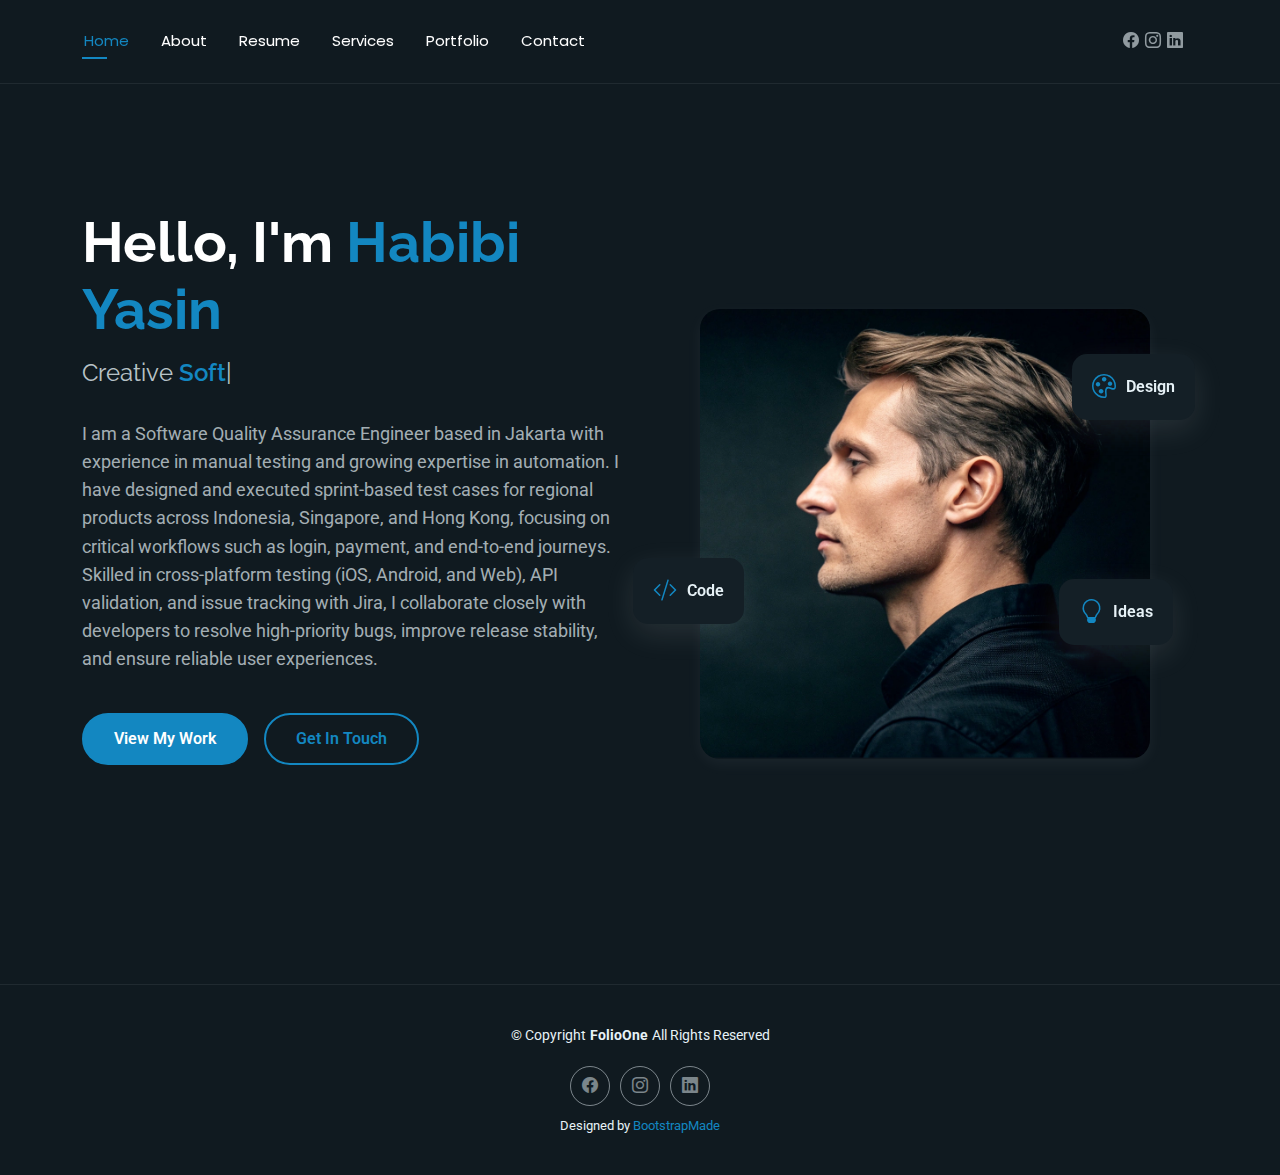
<file: index.html>
<!DOCTYPE html>
<html data-bs-theme="light" lang="en">

<head>
    <meta charset="utf-8">
    <meta name="viewport" content="width=device-width, initial-scale=1.0, shrink-to-fit=no">
    <title>Index CV - Habibi Yasin</title>
    <meta name="keywords" content="">
    <meta name="description" content="Explore the portfolio of Habibi Yasin, a QA Engineer and Game Tester focused on delivering high-quality, bug-free, and engaging player experiences.">
    <link rel="stylesheet" href="assets/bootstrap/css/bootstrap.min.css">
    <link rel="stylesheet" href="https://fonts.googleapis.com/css2?family=Roboto:ital,wght@0,100;0,300;0,400;0,500;0,700;0,900;1,100;1,300;1,400;1,500;1,700;1,900&amp;family=Poppins:ital,wght@0,100;0,200;0,300;0,400;0,500;0,600;0,700;0,800;0,900;1,100;1,200;1,300;1,400;1,500;1,600;1,700;1,800;1,900&amp;family=Raleway:ital,wght@0,100;0,200;0,300;0,400;0,500;0,600;0,700;0,800;0,900;1,100;1,200;1,300;1,400;1,500;1,600;1,700;1,800;1,900&amp;display=swap">
    <link rel="stylesheet" href="assets/css/bootstrap-icons.css">
    <link rel="stylesheet" href="assets/css/swiper-icons.css">
    <link rel="stylesheet" href="assets/css/aos.min.css">
    <link rel="stylesheet" href="assets/css/vendor/bootstrap/css/bootstrap.min.css">
    <link rel="stylesheet" href="assets/css/vendor/bootstrap-icons/bootstrap-icons.css">
    <link rel="stylesheet" href="assets/css/vendor/glightbox/css/glightbox.min.css">
    <link rel="stylesheet" href="assets/css/vendor/swiper/swiper-bundle.min.css">
    <link rel="stylesheet" href="assets/css/vendor/aos/aos.css">
    <link rel="stylesheet" href="assets/css/css/main.css">
</head>

<body class="index-page">
    <header class="d-flex align-items-center header light-background sticky-top" id="header">
        <div class="container position-relative d-flex justify-content-between align-items-center">
            <nav id="navmenu" class="navmenu">
                <ul>
                    <li><a href="index.html" class="active">Home</a></li>
                    <li><a href="about.html">About</a></li>
                    <li><a href="resume.html">Resume</a></li>
                    <li><a href="services.html">Services</a></li>
                    <li><a href="portfolio.html">Portfolio</a></li>
                    <li><a href="contact.html">Contact</a></li>
                </ul><i class="d-xl-none mobile-nav-toggle bi bi-list"></i>
            </nav><div class="header-social-links"><a class="twitter" href="#"></a><a class="facebook" href="https://www.facebook.com/habibi.yasin32/" target="_blank" rel="noopener norferrer"><i class="bi bi-facebook"></i></a><a class="instagram" href="https://www.instagram.com/bibiasin/" target="_blank" rel="noopener noreferrer"><i class="bi bi-instagram"></i></a><a class="linkedin" href="https://www.linkedin.com/in/habibi-yasin-521163173/" target="_blank" rel="noopener noreferrer"><i class="bi bi-linkedin"></i></a></div>
        </div>
    </header>
    <main class="main">
        <section id="hero" class="hero section">
            <div class="container" data-aos="fade-up" data-aos-delay="100">
                <div class="row gy-4 align-items-center">
                    <div class="col-lg-6 order-2 order-lg-1">
                        <div class="hero-content">
                            <h1 data-aos="fade-up" data-aos-delay="200">Hello, I'm <span class="highlight">Habibi Yasin</span></h1>
                            <h2 data-aos="fade-up" data-aos-delay="300">Creative <span class="typed" data-typed-items="Software QA Engineer, Game Tester, Apps Tester, Project Manager"></span></h2>
                            <p data-aos="fade-up" data-aos-delay="400">I am a Software Quality Assurance Engineer based in Jakarta with experience in manual testing and growing expertise in automation. I have designed and executed sprint-based test cases for regional products across Indonesia, Singapore, and Hong Kong, focusing on critical workflows such as login, payment, and end-to-end journeys. Skilled in cross-platform testing (iOS, Android, and Web), API validation, and issue tracking with Jira, I collaborate closely with developers to resolve high-priority bugs, improve release stability, and ensure reliable user experiences.</p>
                            <div data-aos="fade-up" data-aos-delay="500" class="hero-actions"><a class="btn btn-primary" role="button" href="portfolio.html">View My Work</a><a class="btn btn-outline" role="button" href="contact.html">Get In Touch</a></div>
                            <div data-aos="fade-up" data-aos-delay="600" class="social-links"><a href="#"><i class="bi bi-twitter"></i></a><a href="#"><i class="bi bi-linkedin"></i></a><a href="#"><i class="bi bi-github"></i></a><a href="#"><i class="bi bi-dribbble"></i></a></div>
                        </div>
                    </div>
                    <div class="col-lg-6 order-1 order-lg-2">
                        <div data-aos="zoom-in" data-aos-delay="300" class="hero-image">
                            <div class="image-wrapper"><img class="img-fluid" src="assets/img/profile/profile-square-11.webp" alt="Sarah Mitchell">
                                <div class="floating-elements">
                                    <div data-aos="fade-left" data-aos-delay="700" class="floating-card design"><i class="bi bi-palette"></i><span>Design</span></div>
                                    <div data-aos="fade-right" data-aos-delay="800" class="floating-card code"><i class="bi bi-code-slash"></i><span>Code</span></div>
                                    <div data-aos="fade-up" data-aos-delay="900" class="floating-card creativity"><i class="bi bi-lightbulb"></i><span>Ideas</span></div>
                                </div>
                            </div>
                        </div>
                    </div>
                </div>
            </div>
        </section>
    </main>
    <footer id="footer" class="footer">
        <div class="container">
            <div class="text-center copyright">
                <p>© <span>Copyright</span><strong class="px-1 sitename">FolioOne</strong><span>All Rights Reserved<br></span></p>
            </div><div class="d-flex justify-content-center social-links">
  <a class="facebook" href="https://www.facebook.com/habibi.yasin32/" target="_blank" rel="noopener noreferrer">
    <i class="bi bi-facebook"></i>
  </a>
  <a class="instagram" href="https://www.instagram.com/bibiasin/" target="_blank" rel="noopener noreferrer">
    <i class="bi bi-instagram"></i>
  </a>
  <a class="linkedin" href="https://www.linkedin.com/in/habibi-yasin-521163173/" target="_blank" rel="noopener noreferrer">
    <i class="bi bi-linkedin"></i>
  </a>
</div>

            <div class="credits"><span> Designed by </span><a href="https://bootstrapmade.com/">BootstrapMade</a></div>
        </div>
    </footer><a class="d-flex justify-content-center align-items-center scroll-top" href="#" id="scroll-top"><i class="bi bi-arrow-up-short"></i></a>
    <script src="assets/bootstrap/js/bootstrap.min.js"></script>
    <script src="assets/js/aos.min.js"></script>
    <script src="assets/js/bs-init.js"></script>
    <script src="assets/js/vendor/bootstrap/js/bootstrap.bundle.min.js"></script>
    <script src="assets/js/vendor/aos/aos.js"></script>
    <script src="assets/js/vendor/typed.js/typed.umd.js"></script>
    <script src="assets/js/vendor/purecounter/purecounter_vanilla.js"></script>
    <script src="assets/js/vendor/waypoints/noframework.waypoints.js"></script>
    <script src="assets/js/vendor/imagesloaded/imagesloaded.pkgd.min.js"></script>
    <script src="assets/js/vendor/isotope-layout/isotope.pkgd.min.js"></script>
    <script src="assets/js/vendor/glightbox/js/glightbox.min.js"></script>
    <script src="assets/js/vendor/swiper/swiper-bundle.min.js"></script>
    <script src="assets/js/vendor/php-email-form/validate.js"></script>
    <script src="assets/js/js/main.js"></script>
</body>

</html>
</file>
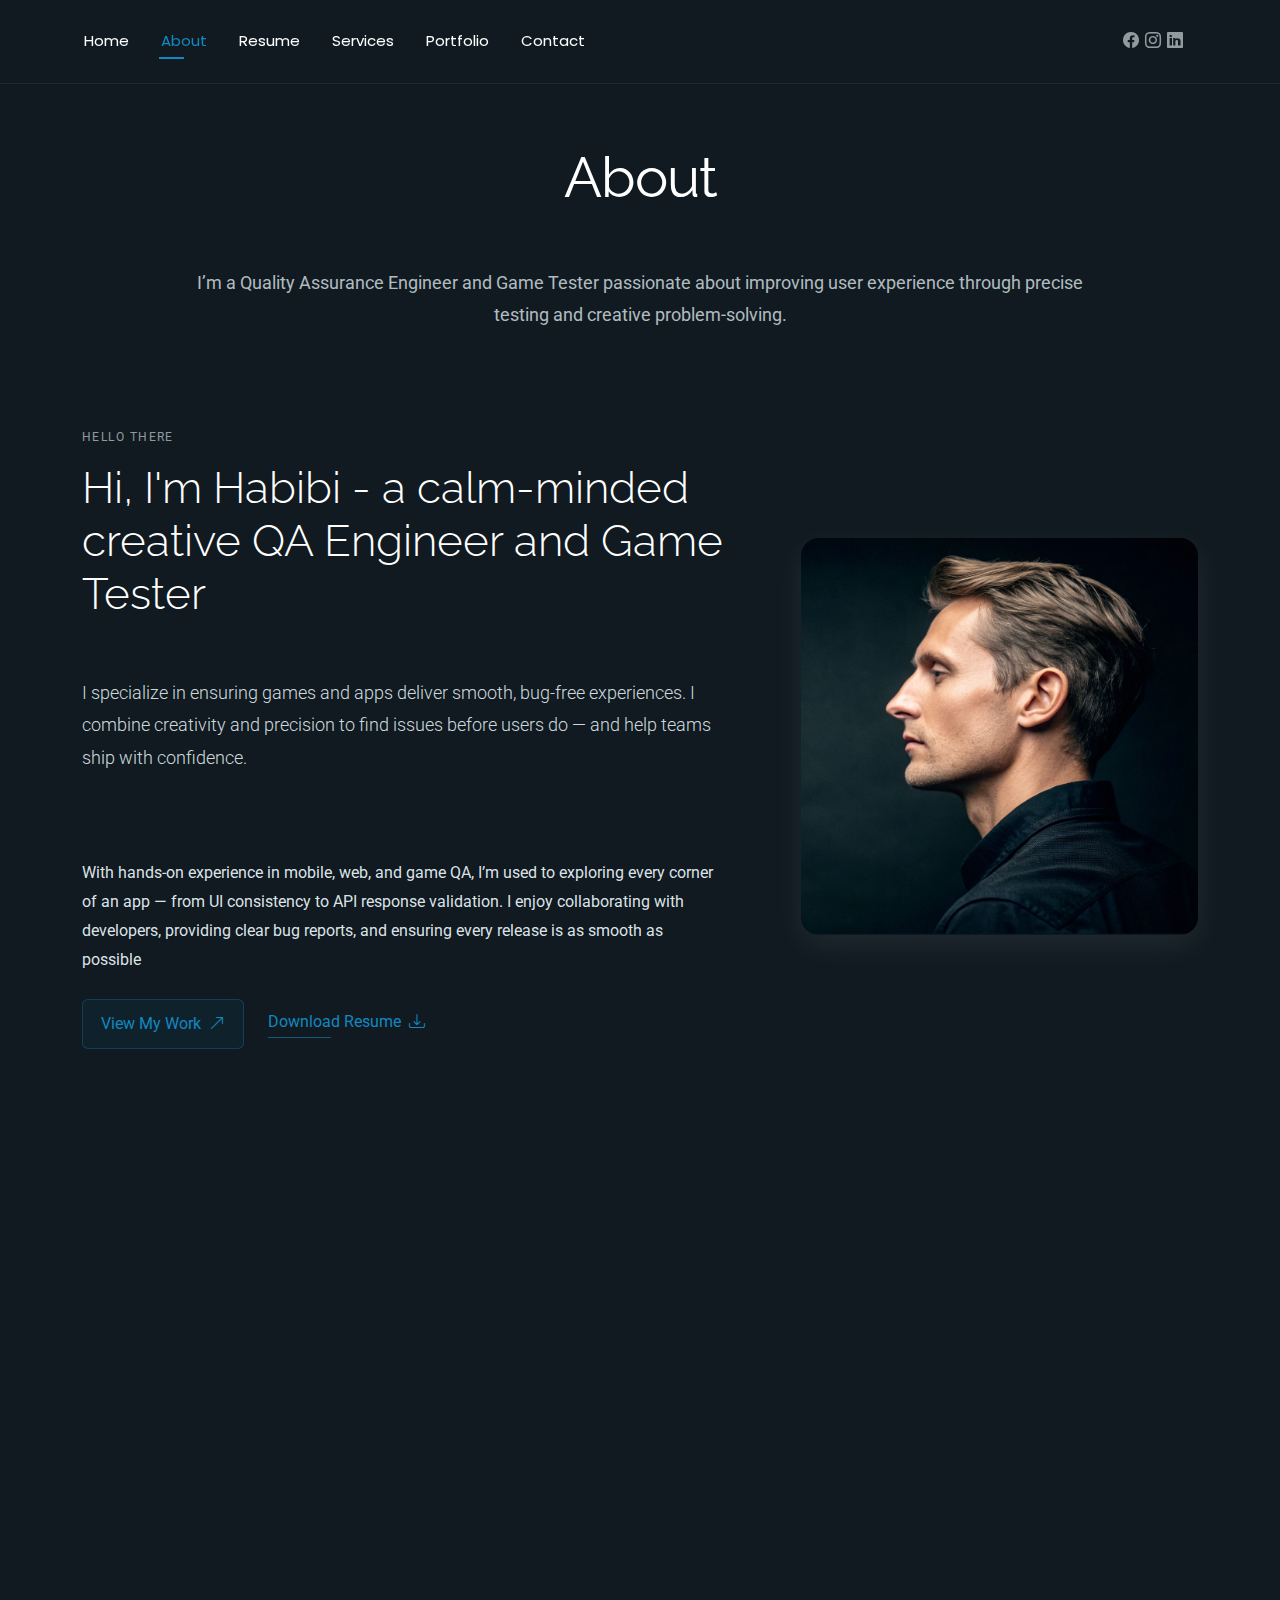
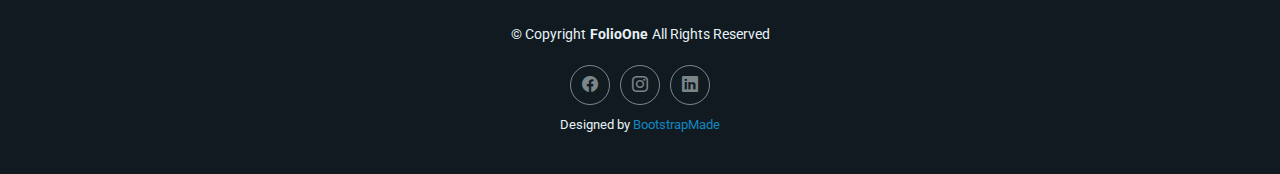
<file: about.html>
<!DOCTYPE html>
<html data-bs-theme="light" lang="en">

<head>
    <meta charset="utf-8">
    <meta name="viewport" content="width=device-width, initial-scale=1.0, shrink-to-fit=no">
    <title>About - Habibi Yasin</title>
    <meta name="keywords" content="">
    <meta name="description" content="Learn more about Habibi Yasin, a calm-minded QA Engineer and Game Tester passionate about quality, precision, and creating meaningful player experiences.">
    <link rel="stylesheet" href="assets/bootstrap/css/bootstrap.min.css">
    <link rel="stylesheet" href="https://fonts.googleapis.com/css2?family=Roboto:ital,wght@0,100;0,300;0,400;0,500;0,700;0,900;1,100;1,300;1,400;1,500;1,700;1,900&amp;family=Poppins:ital,wght@0,100;0,200;0,300;0,400;0,500;0,600;0,700;0,800;0,900;1,100;1,200;1,300;1,400;1,500;1,600;1,700;1,800;1,900&amp;family=Raleway:ital,wght@0,100;0,200;0,300;0,400;0,500;0,600;0,700;0,800;0,900;1,100;1,200;1,300;1,400;1,500;1,600;1,700;1,800;1,900&amp;display=swap">
    <link rel="stylesheet" href="assets/css/bootstrap-icons.css">
    <link rel="stylesheet" href="assets/css/swiper-icons.css">
    <link rel="stylesheet" href="assets/css/aos.min.css">
    <link rel="stylesheet" href="assets/css/vendor/bootstrap/css/bootstrap.min.css">
    <link rel="stylesheet" href="assets/css/vendor/bootstrap-icons/bootstrap-icons.css">
    <link rel="stylesheet" href="assets/css/vendor/glightbox/css/glightbox.min.css">
    <link rel="stylesheet" href="assets/css/vendor/swiper/swiper-bundle.min.css">
    <link rel="stylesheet" href="assets/css/vendor/aos/aos.css">
    <link rel="stylesheet" href="assets/css/css/main.css">
</head>

<body class="about-page">
    <header class="d-flex align-items-center header light-background sticky-top" id="header">
        <div class="container position-relative d-flex justify-content-between align-items-center">
            <nav id="navmenu" class="navmenu">
                <ul>
                    <li><a href="index.html">Home</a></li>
                    <li><a href="about.html" class="active">About</a></li>
                    <li><a href="resume.html">Resume</a></li>
                    <li><a href="services.html">Services</a></li>
                    <li><a href="portfolio.html">Portfolio</a></li>
                    <li><a href="contact.html">Contact</a></li>
                </ul><i class="d-xl-none mobile-nav-toggle bi bi-list"></i>
            </nav><div class="header-social-links"><a class="twitter" href="#"></a><a class="facebook" href="https://www.facebook.com/habibi.yasin32/" target="_blank" rel="noopener norferrer"><i class="bi bi-facebook"></i></a><a class="instagram" href="https://www.instagram.com/bibiasin/" target="_blank" rel="noopener noreferrer"><i class="bi bi-instagram"></i></a><a class="linkedin" href="https://www.linkedin.com/in/habibi-yasin-521163173/" target="_blank" rel="noopener noreferrer"><i class="bi bi-linkedin"></i></a></div>
        </div>
    </header>
    <main class="main">
        <section id="about" class="about section">
            <div class="container section-title" data-aos="fade-up">
                <h2>About</h2>
                <p><br>I’m a Quality Assurance Engineer and Game Tester passionate about improving user experience through precise testing and creative problem-solving.<br><br></p>
            </div>
            <div class="container" data-aos="fade-up" data-aos-delay="100">
                <div class="row gy-5 justify-content-between align-items-center mb-5">
                    <div class="col-lg-7" data-aos="fade-right" data-aos-delay="150">
                        <div class="intro-content"><span class="eyebrow">Hello there</span>
                            <h2 class="headline">Hi, I'm Habibi - a calm-minded creative QA Engineer and Game Tester</h2>
                            <p class="lead"><br>I specialize in ensuring games and apps deliver smooth, bug-free experiences. I combine creativity and precision to find issues before users do — and help teams ship with confidence.<br><br></p>
                            <p><br>With hands-on experience in mobile, web, and game QA, I’m used to exploring every corner of an app — from UI consistency to API response validation. I enjoy collaborating with developers, providing clear bug reports, and ensuring every release is as smooth as possible</p>
                            <div class="cta-group"><a href="#portfolio" class="btn-ghost"> View My Work <i class="bi bi-arrow-up-right"></i></a><a class="link-underline" href="https://drive.google.com/uc?export=download&amp;id=1r6LpLTbxZ24WPSOe9N9Yftw1xyOOIShZ" target="_blank" rel="noopener noreferrer"> Download Resume <i class="bi bi-download"></i></a></div>
                        </div>
                    </div>
                    <div class="col-lg-5" data-aos="zoom-in" data-aos-delay="250"><figure class="profile-figure text-center text-lg-end">
              <img src="assets/img/profile/profile-square-11.webp" alt="Portrait of Alex" class="img-fluid profile-photo">
            </figure></div>
                </div>
                <div class="mb-5">
                    <div class="row g-4">
                        <div class="col-6 col-md-4 col-lg-3" data-aos="fade-up" data-aos-delay="120">
                            <div class="skill-item"><i class="bi bi-bug"></i>
                                <h3>Software QA Engineer</h3>
                                <p>Ensuring application quality through detailed manual and automated testing — from UI to API.</p>
                            </div>
                        </div>
                        <div class="col-6 col-md-4 col-lg-3" data-aos="fade-up" data-aos-delay="180">
                            <div class="skill-item"><i class="bi bi-controller"></i>
                                <h3>Game Tester</h3>
                                <p>Testing gameplay, finding bugs, and providing structured feedback to improve player experience and balance.</p>
                            </div>
                        </div>
                        <div class="col-6 col-md-4 col-lg-3" data-aos="fade-up" data-aos-delay="240">
                            <div class="skill-item"><i class="bi bi-people"></i>
                                <h3>Project Manager</h3>
                                <p>Coordinating testing schedules, communicating priorities, and keeping releases on track with clear documentation.</p>
                            </div>
                        </div>
                        <div class="col-6 col-md-4 col-lg-3" data-aos="fade-up" data-aos-delay="300">
                            <div class="skill-item"><i class="bi bi-camera-video"></i>
                                <h3>Content Creator</h3>
                                <p>Creating educational and engaging content about QA and game testing</p>
                            </div>
                        </div>
                    </div>
                </div>
                <div class="mb-5">
                    <div class="row g-4">
                        <div class="col-md-6 col-lg-3" data-aos="fade-up" data-aos-delay="120">
                            <article class="timeline-item"><span class="dot"></span><time>2018</time>
                                <h4>Project Manager</h4>
                                <p>Coordinated small project teams and learned to balance timelines, documentation, and communication between QA and developers.</p>
                            </article>
                        </div>
                        <div class="col-md-6 col-lg-3" data-aos="fade-up" data-aos-delay="180">
                            <article class="timeline-item"><span class="dot"></span><time>2020</time>
                                <h4>Game Tester</h4>
                                <p>Tested gameplay mechanics and user experience for indie and mobile games, identifying performance and balance issues across multiple builds.</p>
                            </article>
                        </div>
                        <div class="col-md-6 col-lg-3" data-aos="fade-up" data-aos-delay="240">
                            <article class="timeline-item"><span class="dot"></span><time>2022</time>
                                <h4>Freelance Software QA</h4>
                                <p>Worked with startups and indie studios to perform regression, smoke, and exploratory testing for mobile and web applications.</p>
                            </article>
                        </div>
                        <div class="col-md-6 col-lg-3" data-aos="fade-up" data-aos-delay="300">
                            <article class="timeline-item"><span class="dot"></span><time>2024</time>
                                <h4>Junior Software QA Engineer</h4>
                                <p>Executed manual and API testing while collaborating closely with backend and frontend teams to ensure smooth product releases.</p>
                            </article>
                        </div>
                    </div>
                </div><blockquote class="personal-quote text-center mb-5" data-aos="fade-down" data-aos-delay="200">
          <p>"Quality isn’t about finding bugs — it’s about preventing bad experiences."</p>
        </blockquote>
                <div class="row justify-content-center g-3">
                    <div class="col-6 col-md-3 col-lg-2" data-aos="zoom-in" data-aos-delay="120">
                        <div class="fact-pill"><i class="bi bi-controller"></i><span>Gaming</span></div>
                    </div>
                    <div class="col-6 col-md-3 col-lg-2" data-aos="zoom-in" data-aos-delay="160">
                        <div class="fact-pill"><i class="bi bi-headphones"></i><span>Lo-fi Beats</span></div>
                    </div>
                    <div class="col-6 col-md-3 col-lg-2" data-aos="zoom-in" data-aos-delay="200">
                        <div class="fact-pill"><i class="bi bi-pencil-square"></i><span>Writing</span></div>
                    </div>
                    <div class="col-6 col-md-3 col-lg-2" data-aos="zoom-in" data-aos-delay="240">
                        <div class="fact-pill"><i class="bi bi-stars"></i><span>Anime</span></div>
                    </div>
                </div>
            </div>
        </section>
        <section id="skills" class="skills section">
            <div class="container section-title" data-aos="fade-up">
                <h2>Skills</h2>
                <p><br>“Every skill I’ve built helps me ensure quality, stability, and fun in every project I test — from functionality and user flow to the tiniest visual details that shape great experiences.”<br><br></p>
            </div>
            <div class="container" data-aos="fade-up" data-aos-delay="100">
                <div class="row g-4 skills-animation">
                    <div class="col-md-6 col-lg-3" data-aos="fade-up" data-aos-delay="100">
                        <div class="skill-box">
                            <h3>Manual Testing</h3>
                            <p>Skilled in functional, regression, smoke, and exploratory testing.</p><span class="text-end d-block">90%</span>
                            <div class="progress">
                                <div class="progress-bar" role="progressbar" aria-valuenow="90" aria-valuemin="0" aria-valuemax="100"></div>
                            </div>
                        </div>
                    </div>
                    <div class="col-md-6 col-lg-3" data-aos="fade-up" data-aos-delay="200">
                        <div class="skill-box">
                            <h3>Game Testing</h3>
                            <p>Experienced in Android/iOS testing, gameplay flow, and performance issues.</p><span class="text-end d-block">90%</span>
                            <div class="progress">
                                <div class="progress-bar" role="progressbar" aria-valuenow="95" aria-valuemin="0" aria-valuemax="100"></div>
                            </div>
                        </div>
                    </div>
                    <div class="col-md-6 col-lg-3" data-aos="fade-up" data-aos-delay="300">
                        <div class="skill-box">
                            <h3>Bug Reporting</h3>
                            <p>Clear, concise bug reporting via Jira, Notion, or custom trackers.</p><span class="text-end d-block">80%</span>
                            <div class="progress">
                                <div class="progress-bar" role="progressbar" aria-valuenow="80" aria-valuemin="0" aria-valuemax="100"></div>
                            </div>
                        </div>
                    </div>
                    <div class="col-md-6 col-lg-3" data-aos="fade-up" data-aos-delay="400">
                        <div class="skill-box">
                            <h3>Automation</h3>
                            <p>Familiar with automation setup, selectors, and environment config.</p><span class="text-end d-block">70%</span>
                            <div class="progress">
                                <div class="progress-bar" role="progressbar" aria-valuenow="70" aria-valuemin="0" aria-valuemax="100"></div>
                            </div>
                        </div>
                    </div>
                </div>
            </div>
        </section>
        <section id="testimonials" class="testimonials section">
            <div class="container section-title" data-aos="fade-up">
                <h2>Testimonials</h2>
                <p>“What others say about working with me — their trust and experience reflect the quality I strive for in every project.”</p>
            </div>
            <div class="container" data-aos="fade-up" data-aos-delay="100">
                <div class="swiper init-swiper"><script type="application/json" class="swiper-config">
            {
              "loop": true,
              "speed": 600,
              "autoplay": {
                "delay": 5000
              },
              "slidesPerView": "auto",
              "pagination": {
                "el": ".swiper-pagination",
                "type": "bullets",
                "clickable": true
              }
            }
          </script>
                    <div class="swiper-wrapper">
                        <div class="swiper-slide">
                            <div class="testimonial-item">
                                <div class="row gy-4 justify-content-center">
                                    <div class="col-lg-6">
                                        <div class="testimonial-content">
                                            <p><i class="bi bi-quote quote-icon-left"></i><span>Habibi is one of the best QAs I have ever met. He is a fast learner, able to adapt within just a few days and with minimal guidance. His “learning by doing” approach proves his quality and dedication to his role. Always eager to expand his knowledge beyond QA, he brings critical thinking to evaluate upcoming features, helping engineers improve them before release. Habibi is also someone who ensures issues are clearly communicated and acknowledged, making it easier for the team to understand and address them. Keep up the great work and I hope we will have another chance to rock together again!</span><i class="bi bi-quote quote-icon-right"></i></p>
                                            <h3>Hanifsyah Solehuddin Nazir</h3>
                                            <h4>Software Developer</h4>
                                            <div class="stars"><i class="bi bi-star-fill"></i><i class="bi bi-star-fill"></i><i class="bi bi-star-fill"></i><i class="bi bi-star-fill"></i><i class="bi bi-star-fill"></i></div>
                                        </div>
                                    </div>
                                    <div class="col-lg-2 text-center"><img class="img-fluid testimonial-img" src="assets/img/person/upscalemedia-transformed.webp" alt=""></div>
                                </div>
                            </div>
                        </div>
                        <div class="swiper-slide">
                            <div class="testimonial-item">
                                <div class="row gy-4 justify-content-center">
                                    <div class="col-lg-6">
                                        <div class="testimonial-content">
                                            <p><i class="bi bi-quote quote-icon-left"></i><span>Habibi is a polite person, he knows the essential of communication and always try to make sure all of his team on the same page, he's known with his diligent although he start as junior QA but he adsorb quickly all the requirements to make test case. Truly a great person undercover with a great heart.</span><i class="bi bi-quote quote-icon-right"></i></p>
                                            <h3>Gideon Benz</h3>
                                            <h4>iOS Tech Enthusiastic</h4>
                                            <div class="stars"><i class="bi bi-star-fill"></i><i class="bi bi-star-fill"></i><i class="bi bi-star-fill"></i><i class="bi bi-star-fill"></i><i class="bi bi-star-fill"></i></div>
                                        </div>
                                    </div>
                                    <div class="col-lg-2 text-center"><img class="img-fluid testimonial-img" src="assets/img/person/1754717725892.webp" alt=""></div>
                                </div>
                            </div>
                        </div>
                        <div class="swiper-slide">
                            <div class="testimonial-item">
                                <div class="row gy-4 justify-content-center">
                                    <div class="col-lg-6">
                                        <div class="testimonial-content">
                                            <p><i class="bi bi-quote quote-icon-left"></i><span>Habibi is great QA, quick learner. Able to work without much supervision, very detail and pro active QA. I am amaze on how well the work he's done. Would recommend to work with.</span><i class="bi bi-quote quote-icon-right"></i></p>
                                            <h3>Bagus Eko Saputro</h3>
                                            <h4>Seasoned Software Engineer</h4>
                                            <div class="stars"><i class="bi bi-star-fill"></i><i class="bi bi-star-fill"></i><i class="bi bi-star-fill"></i><i class="bi bi-star-fill"></i><i class="bi bi-star-fill"></i></div>
                                        </div>
                                    </div>
                                    <div class="col-lg-2 text-center"><img class="img-fluid testimonial-img" src="assets/img/person/1585739774349.webp" alt=""></div>
                                </div>
                            </div>
                        </div>
                        <div class="swiper-slide">
                            <div class="testimonial-item">
                                <div class="row gy-4 justify-content-center">
                                    <div class="col-lg-6">
                                        <div class="testimonial-content">
                                            <p><i class="bi bi-quote quote-icon-left"></i><span>Enim nisi quem export duis labore cillum quae magna enim sint quorum nulla quem veniam duis minim tempor labore quem eram duis noster aute amet eram fore quis sint minim.</span><i class="bi bi-quote quote-icon-right"></i></p>
                                            <h3>Jena Karlis</h3>
                                            <h4>Store Owner</h4>
                                            <div class="stars"><i class="bi bi-star-fill"></i><i class="bi bi-star-fill"></i><i class="bi bi-star-fill"></i><i class="bi bi-star-fill"></i><i class="bi bi-star-fill"></i></div>
                                        </div>
                                    </div>
                                    <div class="col-lg-2 text-center"><img class="img-fluid testimonial-img" src="assets/img/person/person-f-12.webp" alt=""></div>
                                </div>
                            </div>
                        </div>
                    </div>
                    <div class="swiper-pagination"></div>
                </div>
            </div>
        </section>
    </main>
    <footer id="footer" class="footer">
        <div class="container">
            <div class="text-center copyright">
                <p>© <span>Copyright</span><strong class="px-1 sitename">FolioOne</strong><span>All Rights Reserved<br></span></p>
            </div><div class="d-flex justify-content-center social-links">
  <a class="facebook" href="https://www.facebook.com/habibi.yasin32/" target="_blank" rel="noopener noreferrer">
    <i class="bi bi-facebook"></i>
  </a>
  <a class="instagram" href="https://www.instagram.com/bibiasin/" target="_blank" rel="noopener noreferrer">
    <i class="bi bi-instagram"></i>
  </a>
  <a class="linkedin" href="https://www.linkedin.com/in/habibi-yasin-521163173/" target="_blank" rel="noopener noreferrer">
    <i class="bi bi-linkedin"></i>
  </a>
</div>

            <div class="credits"><span> Designed by </span><a href="https://bootstrapmade.com/">BootstrapMade</a></div>
        </div>
    </footer><a class="d-flex justify-content-center align-items-center scroll-top" href="#" id="scroll-top"><i class="bi bi-arrow-up-short"></i></a>
    <script src="assets/bootstrap/js/bootstrap.min.js"></script>
    <script src="assets/js/aos.min.js"></script>
    <script src="assets/js/bs-init.js"></script>
    <script src="assets/js/vendor/bootstrap/js/bootstrap.bundle.min.js"></script>
    <script src="assets/js/vendor/aos/aos.js"></script>
    <script src="assets/js/vendor/typed.js/typed.umd.js"></script>
    <script src="assets/js/vendor/purecounter/purecounter_vanilla.js"></script>
    <script src="assets/js/vendor/waypoints/noframework.waypoints.js"></script>
    <script src="assets/js/vendor/imagesloaded/imagesloaded.pkgd.min.js"></script>
    <script src="assets/js/vendor/isotope-layout/isotope.pkgd.min.js"></script>
    <script src="assets/js/vendor/glightbox/js/glightbox.min.js"></script>
    <script src="assets/js/vendor/swiper/swiper-bundle.min.js"></script>
    <script src="assets/js/vendor/php-email-form/validate.js"></script>
    <script src="assets/js/js/main.js"></script>
</body>

</html>
</file>
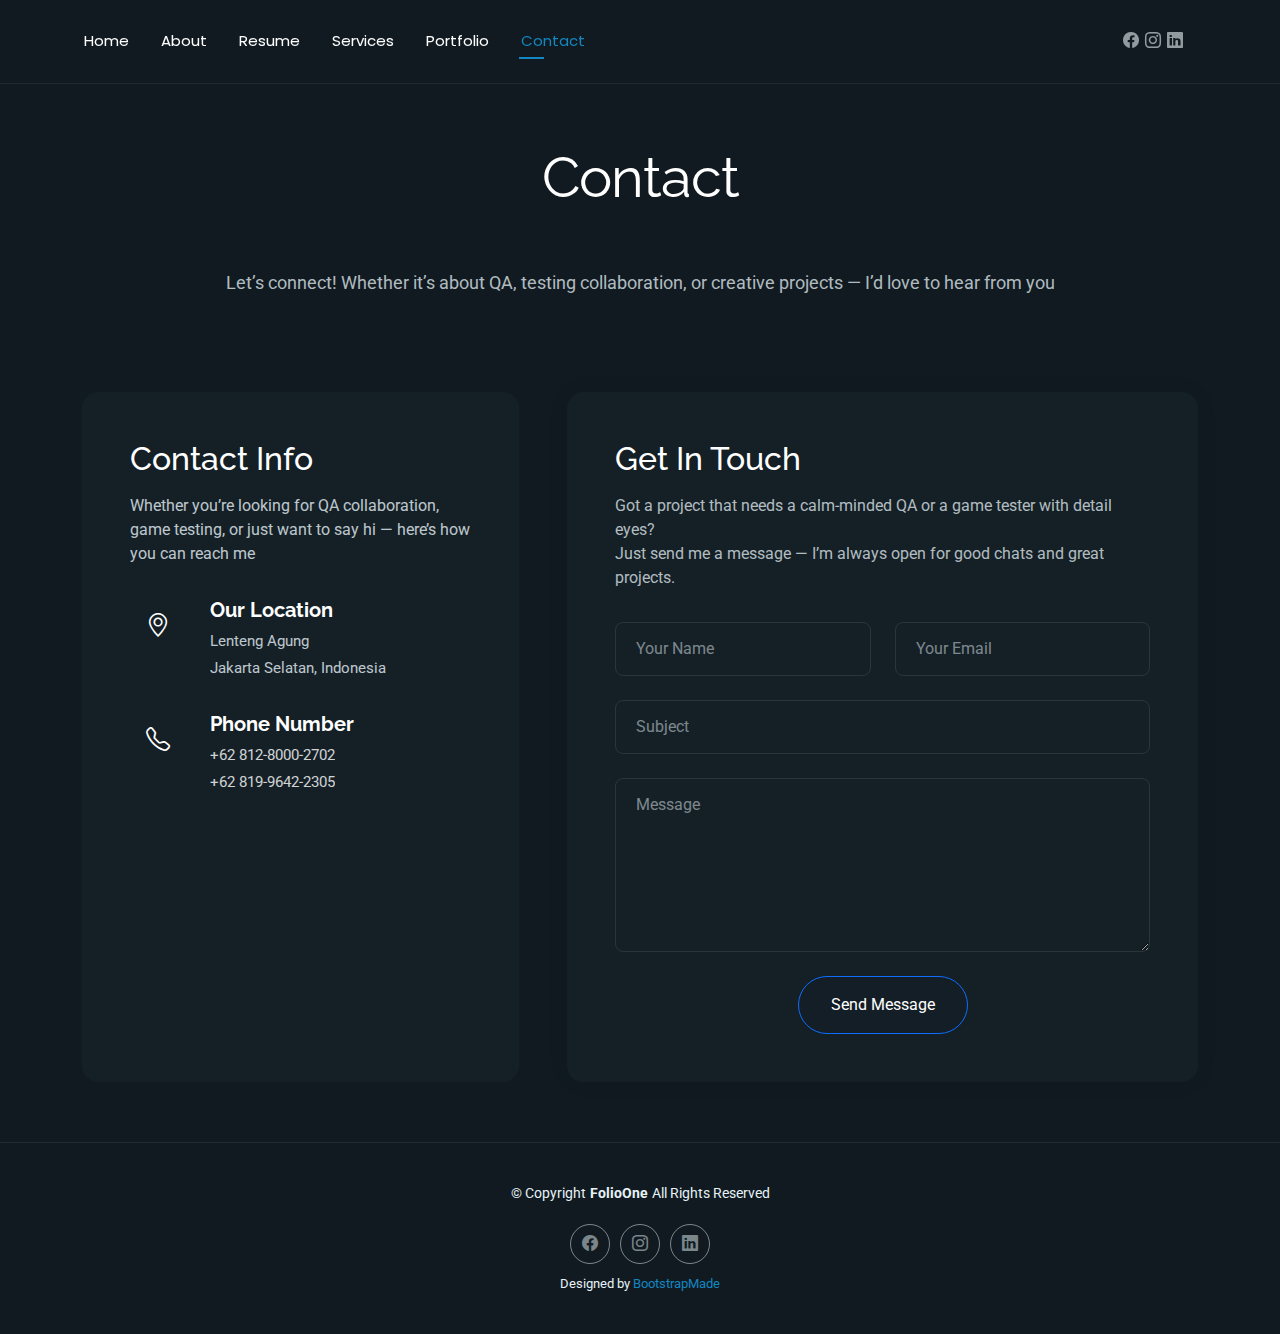
<file: contact.html>
<!DOCTYPE html>
<html data-bs-theme="light" lang="en">

<head>
    <meta charset="utf-8">
    <meta name="viewport" content="width=device-width, initial-scale=1.0, shrink-to-fit=no">
    <title>Contact - Habibi Yasin</title>
    <meta name="keywords" content="">
    <meta name="description" content="Get in touch with Habibi Yasin for QA testing collaborations, freelance projects, or consultation. Open for both game and app quality assurance work.">
    <link rel="stylesheet" href="assets/bootstrap/css/bootstrap.min.css">
    <link rel="stylesheet" href="https://fonts.googleapis.com/css2?family=Roboto:ital,wght@0,100;0,300;0,400;0,500;0,700;0,900;1,100;1,300;1,400;1,500;1,700;1,900&amp;family=Poppins:ital,wght@0,100;0,200;0,300;0,400;0,500;0,600;0,700;0,800;0,900;1,100;1,200;1,300;1,400;1,500;1,600;1,700;1,800;1,900&amp;family=Raleway:ital,wght@0,100;0,200;0,300;0,400;0,500;0,600;0,700;0,800;0,900;1,100;1,200;1,300;1,400;1,500;1,600;1,700;1,800;1,900&amp;display=swap">
    <link rel="stylesheet" href="assets/css/bootstrap-icons.css">
    <link rel="stylesheet" href="assets/css/swiper-icons.css">
    <link rel="stylesheet" href="assets/css/aos.min.css">
    <link rel="stylesheet" href="assets/css/vendor/bootstrap/css/bootstrap.min.css">
    <link rel="stylesheet" href="assets/css/vendor/bootstrap-icons/bootstrap-icons.css">
    <link rel="stylesheet" href="assets/css/vendor/glightbox/css/glightbox.min.css">
    <link rel="stylesheet" href="assets/css/vendor/swiper/swiper-bundle.min.css">
    <link rel="stylesheet" href="assets/css/vendor/aos/aos.css">
    <link rel="stylesheet" href="assets/css/css/main.css">
</head>

<body class="contact-page">
    <header class="d-flex align-items-center header light-background sticky-top" id="header">
        <div class="container position-relative d-flex justify-content-between align-items-center">
            <nav id="navmenu" class="navmenu">
                <ul>
                    <li><a href="index.html">Home</a></li>
                    <li><a href="about.html">About</a></li>
                    <li><a href="resume.html">Resume</a></li>
                    <li><a href="services.html">Services</a></li>
                    <li><a href="portfolio.html">Portfolio</a></li>
                    <li><a href="contact.html" class="active">Contact</a></li>
                </ul><i class="d-xl-none mobile-nav-toggle bi bi-list"></i>
            </nav><div class="header-social-links"><a class="twitter" href="#"></a><a class="facebook" href="https://www.facebook.com/habibi.yasin32/" target="_blank" rel="noopener norferrer"><i class="bi bi-facebook"></i></a><a class="instagram" href="https://www.instagram.com/bibiasin/" target="_blank" rel="noopener noreferrer"><i class="bi bi-instagram"></i></a><a class="linkedin" href="https://www.linkedin.com/in/habibi-yasin-521163173/" target="_blank" rel="noopener noreferrer"><i class="bi bi-linkedin"></i></a></div>
        </div>
    </header>
    <main class="main">
        <section id="contact" class="contact section">
            <div class="container section-title" data-aos="fade-up">
                <h2>Contact</h2>
                <p><br>Let’s connect! Whether it’s about QA, testing collaboration, or creative projects — I’d love to hear from you<br><br></p>
            </div>
            <div class="container" data-aos="fade-up" data-aos-delay="100">
                <div class="row g-4 g-lg-5">
                    <div class="col-lg-5">
                        <div data-aos="fade-up" data-aos-delay="200" class="info-box">
                            <h3>Contact Info</h3>
                            <p>Whether you’re looking for QA collaboration, game testing, or just want to say hi — here’s how you can reach me</p>
                            <div data-aos="fade-up" data-aos-delay="300" class="info-item">
                                <div class="icon-box"><i class="bi bi-geo-alt"></i></div>
                                <div class="content">
                                    <h4>Our Location</h4>
                                    <p>Lenteng Agung</p>
                                    <p>Jakarta Selatan, Indonesia</p>
                                </div>
                            </div>
                            <div data-aos="fade-up" data-aos-delay="400" class="info-item">
                                <div class="icon-box"><i class="bi bi-telephone"></i></div>
                                <div class="content">
                                    <h4>Phone Number</h4><p><a href="https://wa.me/6281280002702" target="_blank">+62 812-8000-2702</a></p><p><a href="https://wa.me/6281996422305" target="_blank">+62 819-9642-2305</a></p>
                                </div>
                            </div>
                            <div data-aos="fade-up" data-aos-delay="500" class="info-item">
                                <div class="icon-box"><i class="bi bi-envelope"></i></div>
                                <div class="content">
                                    <h4>Email Address</h4>
                                    <p>habibiyasin07@gmail.com</p>
                                    <p>contact@habibiyasin.my.id</p>
                                </div>
                            </div>
                        </div>
                    </div>
                    <div class="col-lg-7">
                        <div data-aos="fade-up" data-aos-delay="300" class="contact-form">
                            <h3>Get In Touch</h3>
                            <p>Got a project that needs a calm-minded QA or a game tester with detail eyes?<br>Just send me a message — I’m always open for good chats and great projects.</p><form id="contactForm" action="https://formsubmit.co/habibiyasin07@gmail.com" method="POST">
  <div class="row gy-4">
    <div class="col-md-6">
      <input type="text" name="name" class="form-control" placeholder="Your Name" required>
    </div>
    <div class="col-md-6">
      <input type="email" name="email" class="form-control" placeholder="Your Email" required>
    </div>
    <div class="col-md-12">
      <input type="text" name="subject" class="form-control" placeholder="Subject" required>
    </div>
    <div class="col-md-12">
      <textarea name="message" class="form-control" rows="6" placeholder="Message" required></textarea>
    </div>

    <!-- Hidden fields -->
    <input type="hidden" name="_captcha" value="false">

    <div class="col-md-12 text-center">
      <button type="submit" class="btn btn-primary">Send Message</button>
    </div>
  </div>
</form>

<script>
document.getElementById("contactForm").addEventListener("submit", function(e) {
  e.preventDefault(); // mencegah reload halaman
  const form = e.target;

  fetch(form.action, {
    method: "POST",
    body: new FormData(form)
  })
  .then(() => {
    alert("✅ Message sent successfully! Thank you for reaching out, I’ll get back to you soon.");
    form.reset();
  })
  .catch(() => {
    alert("❌ Oops! Something went wrong. Please try again later.");
  });
});
</script>

                        </div>
                    </div>
                </div>
            </div>
        </section>
    </main>
    <footer id="footer" class="footer">
        <div class="container">
            <div class="text-center copyright">
                <p>© <span>Copyright</span><strong class="px-1 sitename">FolioOne</strong><span>All Rights Reserved<br></span></p>
            </div><div class="d-flex justify-content-center social-links">
  <a class="facebook" href="https://www.facebook.com/habibi.yasin32/" target="_blank" rel="noopener noreferrer">
    <i class="bi bi-facebook"></i>
  </a>
  <a class="instagram" href="https://www.instagram.com/bibiasin/" target="_blank" rel="noopener noreferrer">
    <i class="bi bi-instagram"></i>
  </a>
  <a class="linkedin" href="https://www.linkedin.com/in/habibi-yasin-521163173/" target="_blank" rel="noopener noreferrer">
    <i class="bi bi-linkedin"></i>
  </a>
</div>

            <div class="credits"><span> Designed by </span><a href="https://bootstrapmade.com/">BootstrapMade</a></div>
        </div>
    </footer><a class="d-flex justify-content-center align-items-center scroll-top" href="#" id="scroll-top"><i class="bi bi-arrow-up-short"></i></a>
    <script src="assets/bootstrap/js/bootstrap.min.js"></script>
    <script src="assets/js/aos.min.js"></script>
    <script src="assets/js/bs-init.js"></script>
    <script src="assets/js/vendor/bootstrap/js/bootstrap.bundle.min.js"></script>
    <script src="assets/js/vendor/aos/aos.js"></script>
    <script src="assets/js/vendor/typed.js/typed.umd.js"></script>
    <script src="assets/js/vendor/purecounter/purecounter_vanilla.js"></script>
    <script src="assets/js/vendor/waypoints/noframework.waypoints.js"></script>
    <script src="assets/js/vendor/imagesloaded/imagesloaded.pkgd.min.js"></script>
    <script src="assets/js/vendor/isotope-layout/isotope.pkgd.min.js"></script>
    <script src="assets/js/vendor/glightbox/js/glightbox.min.js"></script>
    <script src="assets/js/vendor/swiper/swiper-bundle.min.js"></script>
    <script src="assets/js/vendor/php-email-form/validate.js"></script>
    <script src="assets/js/js/main.js"></script>
</body>

</html>
</file>
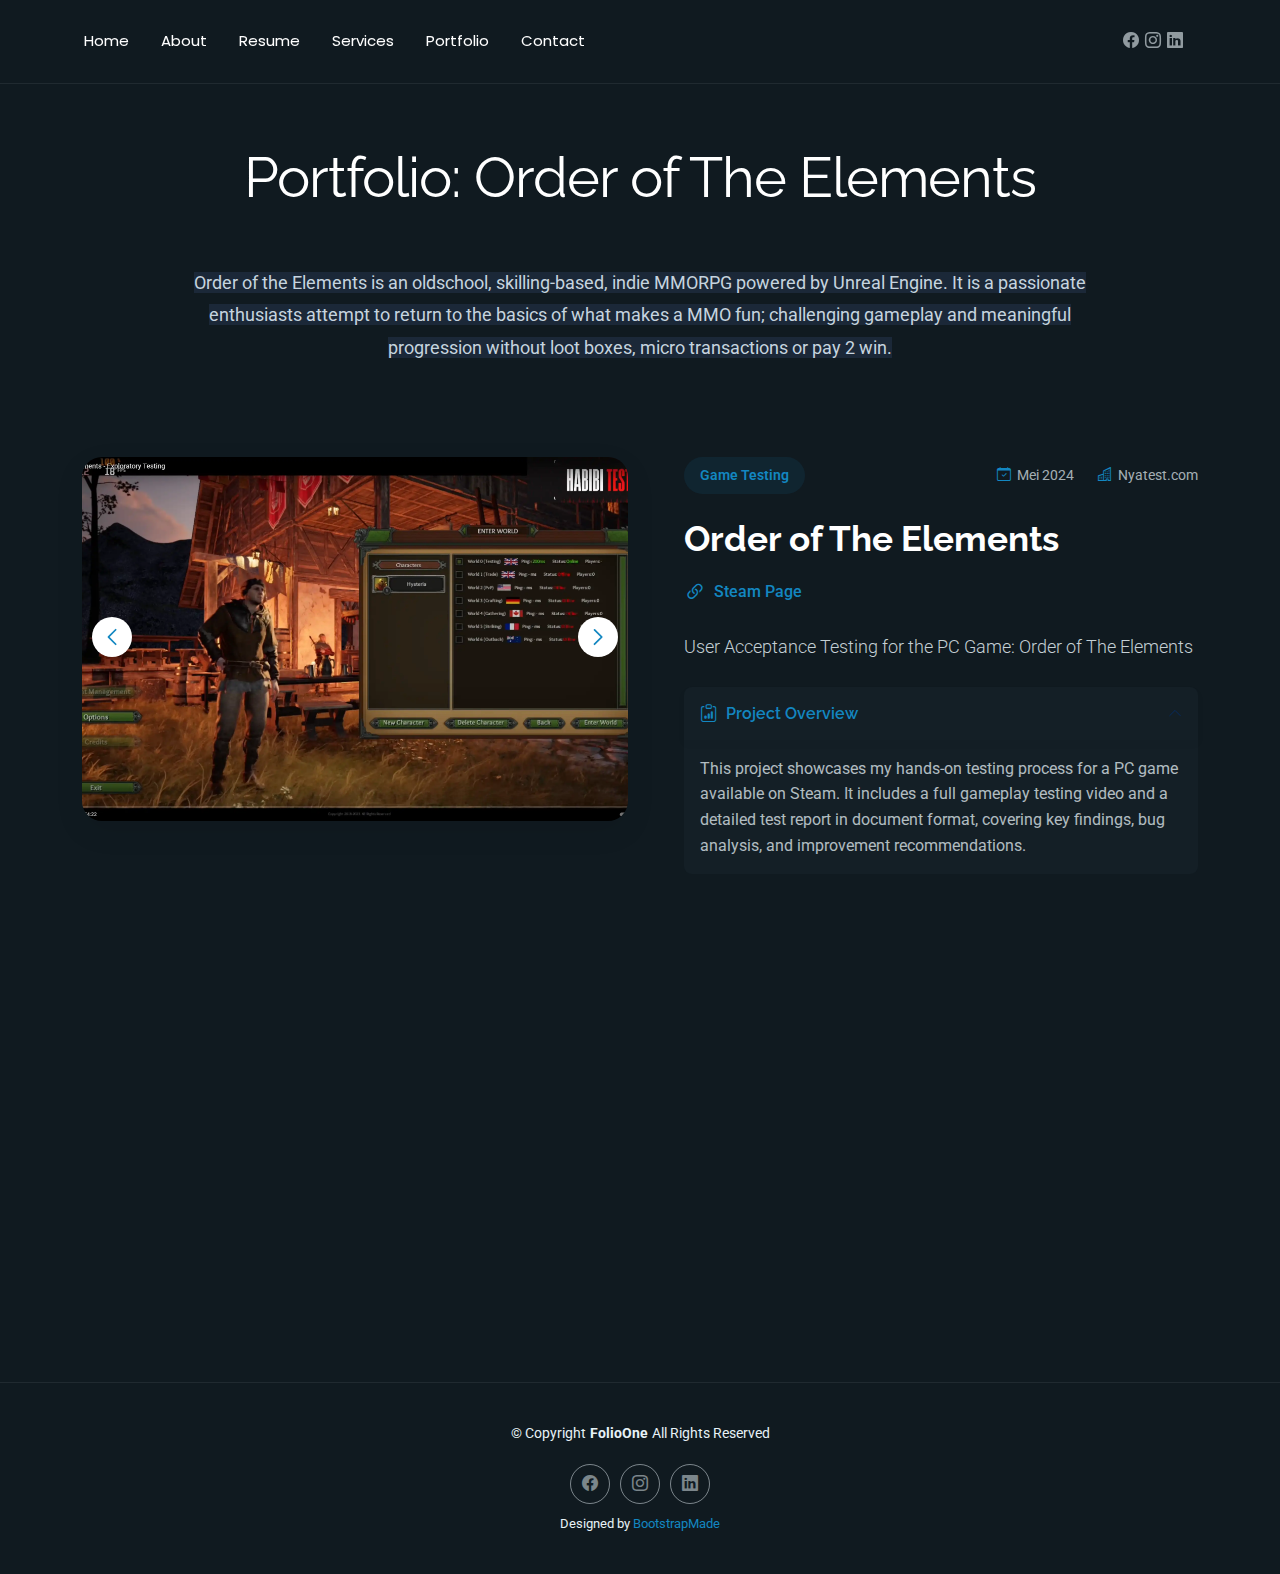
<file: portfolio-details-1.html>
<!DOCTYPE html>
<html data-bs-theme="light" lang="en">

<head>
    <meta charset="utf-8">
    <meta name="viewport" content="width=device-width, initial-scale=1.0, shrink-to-fit=no">
    <title>Habibi Yasin | Portfolio | Order of The Elements</title>
    <meta name="keywords" content="">
    <meta name="description" content="Portfolio of Game Testing">
    <link rel="stylesheet" href="assets/bootstrap/css/bootstrap.min.css">
    <link rel="stylesheet" href="https://fonts.googleapis.com/css2?family=Roboto:ital,wght@0,100;0,300;0,400;0,500;0,700;0,900;1,100;1,300;1,400;1,500;1,700;1,900&amp;family=Poppins:ital,wght@0,100;0,200;0,300;0,400;0,500;0,600;0,700;0,800;0,900;1,100;1,200;1,300;1,400;1,500;1,600;1,700;1,800;1,900&amp;family=Raleway:ital,wght@0,100;0,200;0,300;0,400;0,500;0,600;0,700;0,800;0,900;1,100;1,200;1,300;1,400;1,500;1,600;1,700;1,800;1,900&amp;display=swap">
    <link rel="stylesheet" href="assets/css/bootstrap-icons.css">
    <link rel="stylesheet" href="assets/css/swiper-icons.css">
    <link rel="stylesheet" href="assets/css/aos.min.css">
    <link rel="stylesheet" href="assets/css/vendor/bootstrap/css/bootstrap.min.css">
    <link rel="stylesheet" href="assets/css/vendor/bootstrap-icons/bootstrap-icons.css">
    <link rel="stylesheet" href="assets/css/vendor/glightbox/css/glightbox.min.css">
    <link rel="stylesheet" href="assets/css/vendor/swiper/swiper-bundle.min.css">
    <link rel="stylesheet" href="assets/css/vendor/aos/aos.css">
    <link rel="stylesheet" href="assets/css/css/main.css">
</head>

<body class="portfolio-details-page">
    <header class="d-flex align-items-center header light-background sticky-top" id="header">
        <div class="container position-relative d-flex justify-content-between align-items-center">
            <nav id="navmenu" class="navmenu">
                <ul>
                    <li><a href="index.html">Home</a></li>
                    <li><a href="about.html">About</a></li>
                    <li><a href="resume.html">Resume</a></li>
                    <li><a href="services.html">Services</a></li>
                    <li><a href="portfolio.html">Portfolio</a></li>
                    <li><a href="contact.html">Contact</a></li>
                </ul><i class="d-xl-none mobile-nav-toggle bi bi-list"></i>
            </nav><div class="header-social-links"><a class="twitter" href="#"></a><a class="facebook" href="https://www.facebook.com/habibi.yasin32/" target="_blank" rel="noopener norferrer"><i class="bi bi-facebook"></i></a><a class="instagram" href="https://www.instagram.com/bibiasin/" target="_blank" rel="noopener noreferrer"><i class="bi bi-instagram"></i></a><a class="linkedin" href="https://www.linkedin.com/in/habibi-yasin-521163173/" target="_blank" rel="noopener noreferrer"><i class="bi bi-linkedin"></i></a></div>
        </div>
    </header>
    <main class="main">
        <section id="portfolio-details" class="portfolio-details section">
            <div class="container section-title" data-aos="fade-up">
                <h2>Portfolio: Order of The Elements</h2>
                <p><br><span style="color: rgb(198, 212, 223); background-color: rgb(27, 40, 56);">Order of the Elements is an oldschool, skilling-based, indie MMORPG powered by Unreal Engine. It is a passionate enthusiasts attempt to return to the basics of what makes a MMO fun; challenging gameplay and meaningful progression without loot boxes, micro transactions or pay 2 win.</span><br><br></p>
            </div>
            <div class="container" data-aos="fade-up" data-aos-delay="100">
                <div class="row gy-4">
                    <div class="col-lg-6" data-aos="fade-right">
                        <div class="portfolio-details-media">
                            <div class="main-image">
                                <div data-aos="zoom-in" class="portfolio-details-slider swiper init-swiper"><script type="application/json" class="swiper-config">
                    {
                      "loop": true,
                      "speed": 1000,
                      "autoplay": {
                        "delay": 6000
                      },
                      "effect": "creative",
                      "creativeEffect": {
                        "prev": {
                          "shadow": true,
                          "translate": [0, 0, -400]
                        },
                        "next": {
                          "translate": ["100%", 0, 0]
                        }
                      },
                      "slidesPerView": 1,
                      "navigation": {
                        "nextEl": ".swiper-button-next",
                        "prevEl": ".swiper-button-prev"
                      }
                    }
                  </script>
                                    <div class="swiper-wrapper">
                                        <div class="swiper-slide"><img class="img-fluid" src="assets/img/portfolio/Screenshot%202025-10-20%20121541.webp" alt="Portfolio Image"></div>
                                        <div class="swiper-slide"><img class="img-fluid" src="assets/img/portfolio/Screenshot%202025-10-20%20121657%20(1).webp" alt="Portfolio Image"></div>
                                        <div class="swiper-slide"><img class="img-fluid" src="assets/img/portfolio/ote1.jpg" alt="Portfolio Image"></div>
                                    </div>
                                    <div class="swiper-button-prev"></div>
                                    <div class="swiper-button-next"></div>
                                </div>
                            </div>
                            <div data-aos="fade-up" data-aos-delay="200" class="thumbnail-grid">
                                <div class="row mt-3 g-2">
                                    <div class="col-3"><img class="img-fluid glightbox" src="assets/img/portfolio/Screenshot%202025-10-20%20121657%20(1).webp" alt="Gallery Image"></div>
                                    <div class="col-3"><img class="img-fluid glightbox" src="assets/img/portfolio/ote1.jpg" alt="Gallery Image"></div>
                                </div>
                            </div>
                            <div data-aos="fade-up" data-aos-delay="300" class="tech-stack-badges"><span>Game</span><span>PC</span><span>Manual Test</span><span>Bug Reporting</span><span>UI/UX Test</span></div>
                        </div>
                    </div>
                    <div class="col-lg-6" data-aos="fade-left">
                        <div class="portfolio-details-content">
                            <div class="project-meta">
                                <div class="badge-wrapper"><span class="project-badge">Game Testing</span></div>
                                <div class="date-client">
                                    <div class="meta-item"><i class="bi bi-calendar-check"></i><span>Mei 2024</span></div>
                                    <div class="meta-item"><i class="bi bi-buildings"></i><span>Nyatest.com</span></div>
                                </div>
                            </div>
                            <h2 class="project-title">Order of The Elements</h2>
                            <div class="project-website"><i class="bi bi-link-45deg"></i><a href="https://store.steampowered.com/app/2617430/Order_of_the_Elements/" target="_blank" rel="noopener noreferrer">Steam Page</a></div>
                            <div class="project-overview">
                                <p class="lead"> User Acceptance Testing for the PC Game: Order of The Elements</p>
                                <div class="accordion project-accordion" role="tablist" id="portfolio-details-projectAccordion">
                                    <div class="accordion-item" data-aos="fade-up">
                                        <h2 class="accordion-header" role="tab"><button class="accordion-button" type="button" data-bs-toggle="collapse" data-bs-target="#portfolio-details-collapse-1" aria-expanded="true" aria-controls="collapseOne"><i class="me-2 bi bi-clipboard-data"></i> Project Overview </button></h2>
                                        <div class="accordion-collapse collapse show item-1 show" role="tabpanel" data-bs-parent="#portfolio-details-projectAccordion" id="portfolio-details-collapse-1">
                                            <div class="accordion-body">
                                                <p>This project showcases my hands-on testing process for a PC game available on Steam. It includes a full gameplay testing video and a detailed test report in document format, covering key findings, bug analysis, and improvement recommendations.</p>
                                            </div>
                                        </div>
                                    </div>
                                    <div class="accordion-item" data-aos="fade-up" data-aos-delay="100">
                                        <h2 class="accordion-header" role="tab"><button class="accordion-button collapsed collapsed" type="button" data-bs-toggle="collapse" data-bs-target="#portfolio-details-collapse-2" aria-expanded="false" aria-controls="collapseTwo"><i class="me-2 bi bi-exclamation-diamond"></i> The Challenge </button></h2>
                                        <div class="accordion-collapse collapse item-2" role="tabpanel" data-bs-parent="#portfolio-details-projectAccordion" id="portfolio-details-collapse-2">
                                            <div class="accordion-body">
                                                <p>Mauris blandit aliquet elit, eget tincidunt nibh pulvinar a. Vivamus suscipit tortor eget felis porttitor volutpat. Curabitur aliquet quam id dui posuere blandit. Praesent sapien massa, convallis a pellentesque nec, egestas non nisi. Sed porttitor lectus nibh.</p>
                                            </div>
                                        </div>
                                    </div>
                                    <div class="accordion-item" data-aos="fade-up" data-aos-delay="200">
                                        <h2 class="accordion-header" role="tab"><button class="accordion-button collapsed collapsed" type="button" data-bs-toggle="collapse" data-bs-target="#portfolio-details-collapse-3" aria-expanded="false" aria-controls="collapseThree"><i class="me-2 bi bi-award"></i> The Solution </button></h2>
                                        <div class="accordion-collapse collapse item-3" role="tabpanel" data-bs-parent="#portfolio-details-projectAccordion" id="portfolio-details-collapse-3">
                                            <div class="accordion-body">
                                                <p>Donec sollicitudin molestie malesuada. Curabitur arcu erat, accumsan id imperdiet et, porttitor at sem. Vestibulum ante ipsum primis in faucibus orci luctus et ultrices posuere cubilia Curae; Donec velit neque, auctor sit amet aliquam vel, ullamcorper sit amet ligula.</p>
                                            </div>
                                        </div>
                                    </div>
                                </div>
                            </div>
                            <div data-aos="fade-up" data-aos-delay="300" class="project-features">
                                <h3><i class="bi bi-stars"></i> Key Features</h3>
                                <div class="row g-3">
                                    <div class="col-md-6">
                                        <ul class="feature-list">
                                            <li><i class="bi bi-check2-circle"></i>Functional Testing</li>
                                            <li><i class="bi bi-check2-circle"></i> Visual Consistency</li>
                                            <li><i class="bi bi-check2-circle"></i> Stability Review</li>
                                        </ul>
                                    </div>
                                    <div class="col-md-6">
                                        <ul class="feature-list">
                                            <li><i class="bi bi-check2-circle"></i> Issue Tracking</li>
                                            <li><i class="bi bi-check2-circle"></i> Bug Reporting</li>
                                            <li><i class="bi bi-check2-circle"></i> Compatibility Test</li>
                                        </ul>
                                    </div>
                                </div>
                            </div>
                            <div data-aos="fade-up" data-aos-delay="400" class="cta-buttons"><a class="btn-view-project" href="https://www.youtube.com/watch?v=LiRVpoHOcW4" target="_blank" rel="noopener noreferrer">View Video Test</a><a class="btn-next-project" href="https://docs.google.com/document/d/1WmMxAS7I5VVQtwQflr9M3tkifaNRzm9S-4dMP32OIy8/edit?usp=sharing" target="_blank" rel="noopener noreferrer">View Reports</a></div>
                        </div>
                    </div>
                </div>
            </div>
        </section>
    </main>
    <footer id="footer" class="footer">
        <div class="container">
            <div class="text-center copyright">
                <p>© <span>Copyright</span><strong class="px-1 sitename">FolioOne</strong><span>All Rights Reserved<br></span></p>
            </div><div class="d-flex justify-content-center social-links">
  <a class="facebook" href="https://www.facebook.com/habibi.yasin32/" target="_blank" rel="noopener noreferrer">
    <i class="bi bi-facebook"></i>
  </a>
  <a class="instagram" href="https://www.instagram.com/bibiasin/" target="_blank" rel="noopener noreferrer">
    <i class="bi bi-instagram"></i>
  </a>
  <a class="linkedin" href="https://www.linkedin.com/in/habibi-yasin-521163173/" target="_blank" rel="noopener noreferrer">
    <i class="bi bi-linkedin"></i>
  </a>
</div>

            <div class="credits"><span> Designed by </span><a href="https://bootstrapmade.com/">BootstrapMade</a></div>
        </div>
    </footer><a class="d-flex justify-content-center align-items-center scroll-top" href="#" id="scroll-top"><i class="bi bi-arrow-up-short"></i></a>
    <script src="assets/bootstrap/js/bootstrap.min.js"></script>
    <script src="assets/js/aos.min.js"></script>
    <script src="assets/js/bs-init.js"></script>
    <script src="assets/js/vendor/bootstrap/js/bootstrap.bundle.min.js"></script>
    <script src="assets/js/vendor/aos/aos.js"></script>
    <script src="assets/js/vendor/typed.js/typed.umd.js"></script>
    <script src="assets/js/vendor/purecounter/purecounter_vanilla.js"></script>
    <script src="assets/js/vendor/waypoints/noframework.waypoints.js"></script>
    <script src="assets/js/vendor/imagesloaded/imagesloaded.pkgd.min.js"></script>
    <script src="assets/js/vendor/isotope-layout/isotope.pkgd.min.js"></script>
    <script src="assets/js/vendor/glightbox/js/glightbox.min.js"></script>
    <script src="assets/js/vendor/swiper/swiper-bundle.min.js"></script>
    <script src="assets/js/vendor/php-email-form/validate.js"></script>
    <script src="assets/js/js/main.js"></script>
</body>

</html>
</file>
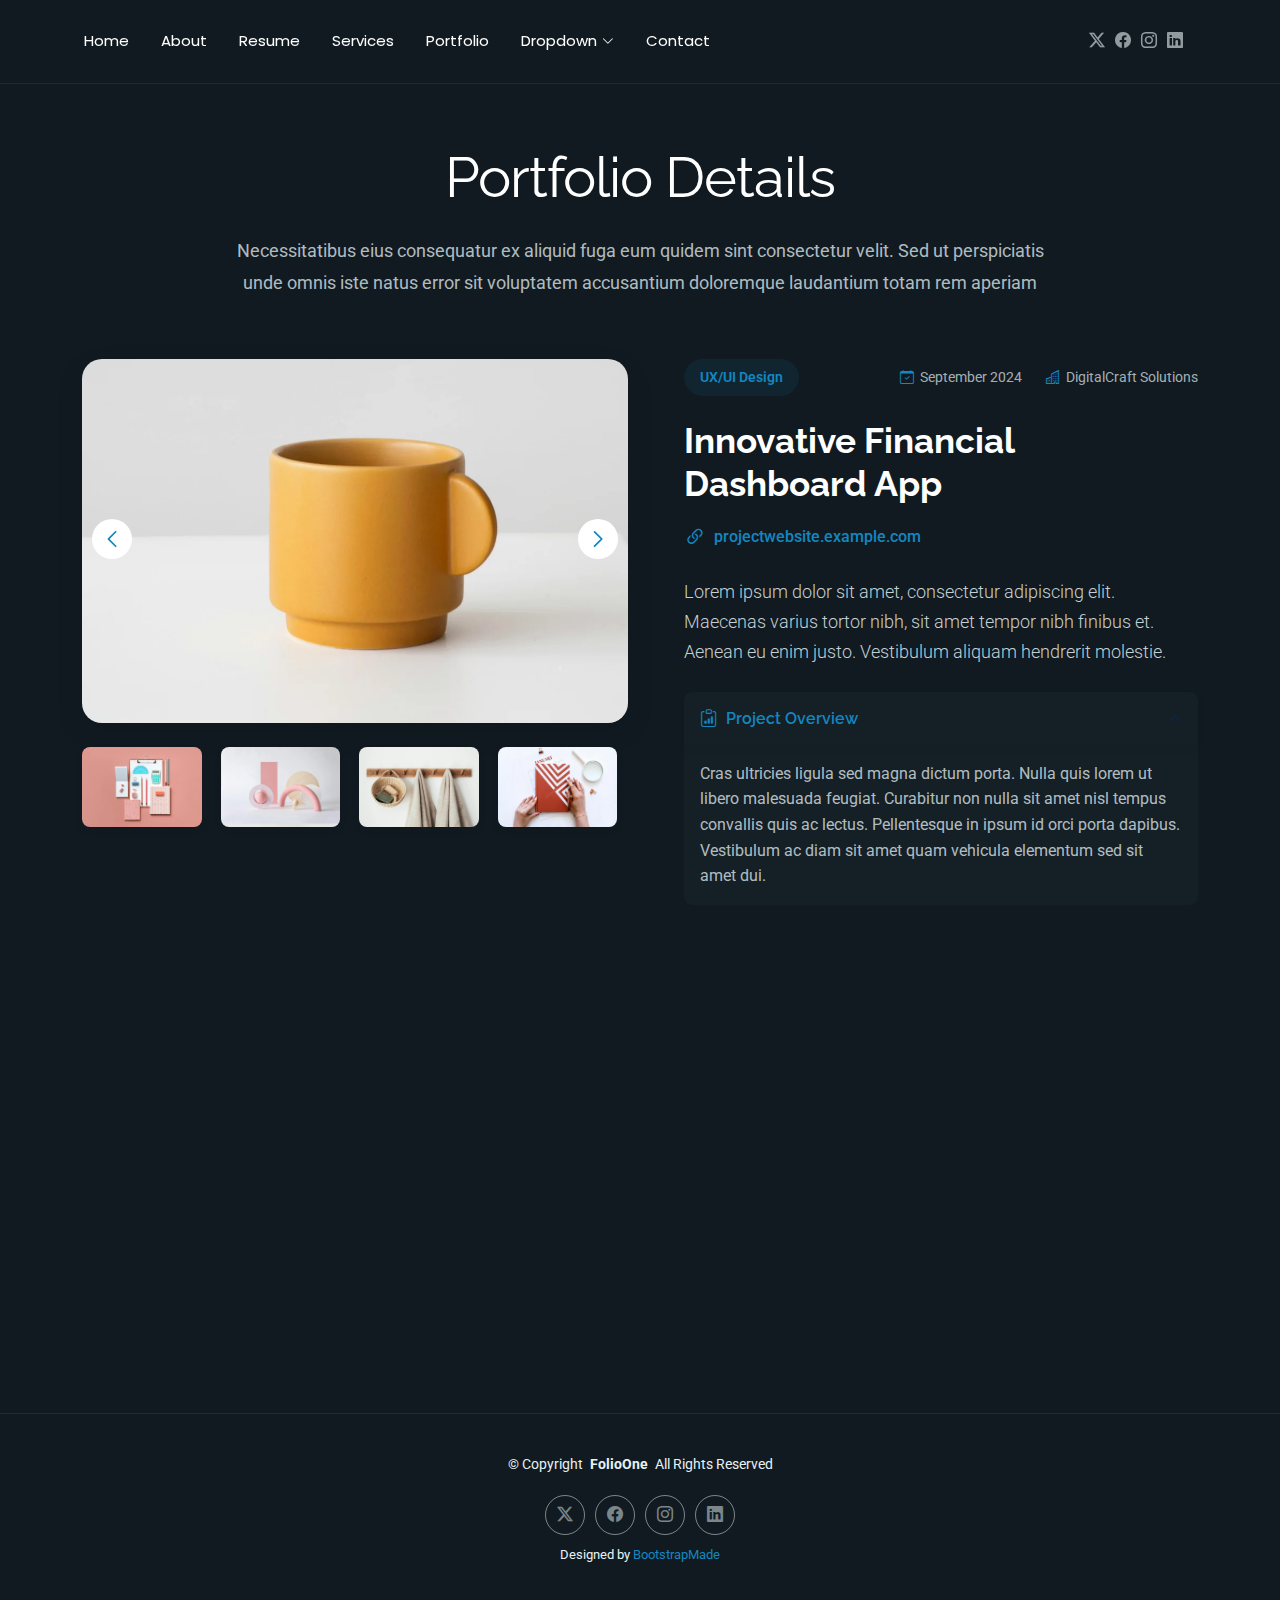
<file: portfolio-details.html>
<!DOCTYPE html>
<html lang="en">

<head>
  <meta charset="utf-8">
  <meta content="width=device-width, initial-scale=1.0" name="viewport">
  <title>Portfolio Details - FolioOne Bootstrap Template</title>
  <meta name="description" content="">
  <meta name="keywords" content="">

  <!-- Favicons -->
  <link href="assets/img/favicon.png" rel="icon">
  <link href="assets/img/apple-touch-icon.png" rel="apple-touch-icon">

  <!-- Fonts -->
  <link href="https://fonts.googleapis.com" rel="preconnect">
  <link href="https://fonts.gstatic.com" rel="preconnect" crossorigin>
  <link href="https://fonts.googleapis.com/css2?family=Roboto:ital,wght@0,100;0,300;0,400;0,500;0,700;0,900;1,100;1,300;1,400;1,500;1,700;1,900&family=Poppins:ital,wght@0,100;0,200;0,300;0,400;0,500;0,600;0,700;0,800;0,900;1,100;1,200;1,300;1,400;1,500;1,600;1,700;1,800;1,900&family=Raleway:ital,wght@0,100;0,200;0,300;0,400;0,500;0,600;0,700;0,800;0,900;1,100;1,200;1,300;1,400;1,500;1,600;1,700;1,800;1,900&display=swap" rel="stylesheet">

  <!-- Vendor CSS Files -->
  <link href="assets/vendor/bootstrap/css/bootstrap.min.css" rel="stylesheet">
  <link href="assets/vendor/bootstrap-icons/bootstrap-icons.css" rel="stylesheet">
  <link href="assets/vendor/aos/aos.css" rel="stylesheet">
  <link href="assets/vendor/swiper/swiper-bundle.min.css" rel="stylesheet">
  <link href="assets/vendor/glightbox/css/glightbox.min.css" rel="stylesheet">

  <!-- Main CSS File -->
  <link href="assets/css/main.css" rel="stylesheet">

  <!-- =======================================================
  * Template Name: FolioOne
  * Template URL: https://bootstrapmade.com/folioone-bootstrap-portfolio-website-template/
  * Updated: Aug 23 2025 with Bootstrap v5.3.7
  * Author: BootstrapMade.com
  * License: https://bootstrapmade.com/license/
  ======================================================== -->
</head>

<body class="portfolio-details-page">

  <header id="header" class="header d-flex align-items-center light-background sticky-top">
    <div class="container position-relative d-flex align-items-center justify-content-between">

      <!-- <a href="index.html" class="logo d-flex align-items-center me-auto me-xl-0">
      <img src="assets/img/logo.webp" alt="">
      <h1 class="sitename">FolioOne</h1> 
    </a> -->

      <nav id="navmenu" class="navmenu">
        <ul>
          <li><a href="index.html">Home</a></li>
          <li><a href="about.html">About</a></li>
          <li><a href="resume.html">Resume</a></li>
          <li><a href="services.html">Services</a></li>
          <li><a href="portfolio.html">Portfolio</a></li>
          <li class="dropdown"><a href="#"><span>Dropdown</span> <i class="bi bi-chevron-down toggle-dropdown"></i></a>
            <ul>
              <li><a href="#">Dropdown 1</a></li>
              <li class="dropdown"><a href="#"><span>Deep Dropdown</span> <i class="bi bi-chevron-down toggle-dropdown"></i></a>
                <ul>
                  <li><a href="#">Deep Dropdown 1</a></li>
                  <li><a href="#">Deep Dropdown 2</a></li>
                  <li><a href="#">Deep Dropdown 3</a></li>
                  <li><a href="#">Deep Dropdown 4</a></li>
                  <li><a href="#">Deep Dropdown 5</a></li>
                </ul>
              </li>
              <li><a href="#">Dropdown 2</a></li>
              <li><a href="#">Dropdown 3</a></li>
              <li><a href="#">Dropdown 4</a></li>
            </ul>
          </li>
          <li><a href="contact.html">Contact</a></li>
        </ul>
        <i class="mobile-nav-toggle d-xl-none bi bi-list"></i>
      </nav>

      <div class="header-social-links">
        <a href="#" class="twitter"><i class="bi bi-twitter-x"></i></a>
        <a href="#" class="facebook"><i class="bi bi-facebook"></i></a>
        <a href="#" class="instagram"><i class="bi bi-instagram"></i></a>
        <a href="#" class="linkedin"><i class="bi bi-linkedin"></i></a>
      </div>

    </div>
  </header>

  <main class="main">

    <!-- Portfolio Details Section -->
    <section id="portfolio-details" class="portfolio-details section">

      <!-- Section Title -->
      <div class="container section-title" data-aos="fade-up">
        <h2>Portfolio Details</h2>
        <p>Necessitatibus eius consequatur ex aliquid fuga eum quidem sint consectetur velit. Sed ut perspiciatis unde omnis iste natus error sit voluptatem accusantium doloremque laudantium totam rem aperiam</p>
      </div><!-- End Section Title -->

      <div class="container" data-aos="fade-up" data-aos-delay="100">

        <div class="row gy-4">
          <div class="col-lg-6" data-aos="fade-right">
            <div class="portfolio-details-media">
              <div class="main-image">
                <div class="portfolio-details-slider swiper init-swiper" data-aos="zoom-in">
                  <script type="application/json" class="swiper-config">
                    {
                      "loop": true,
                      "speed": 1000,
                      "autoplay": {
                        "delay": 6000
                      },
                      "effect": "creative",
                      "creativeEffect": {
                        "prev": {
                          "shadow": true,
                          "translate": [0, 0, -400]
                        },
                        "next": {
                          "translate": ["100%", 0, 0]
                        }
                      },
                      "slidesPerView": 1,
                      "navigation": {
                        "nextEl": ".swiper-button-next",
                        "prevEl": ".swiper-button-prev"
                      }
                    }
                  </script>
                  <div class="swiper-wrapper">
                    <div class="swiper-slide">
                      <img src="assets/img/portfolio/portfolio-5.webp" alt="Portfolio Image" class="img-fluid">
                    </div>
                    <div class="swiper-slide">
                      <img src="assets/img/portfolio/portfolio-7.webp" alt="Portfolio Image" class="img-fluid">
                    </div>
                    <div class="swiper-slide">
                      <img src="assets/img/portfolio/portfolio-8.webp" alt="Portfolio Image" class="img-fluid">
                    </div>
                  </div>
                  <div class="swiper-button-prev"></div>
                  <div class="swiper-button-next"></div>
                </div>
              </div>

              <div class="thumbnail-grid" data-aos="fade-up" data-aos-delay="200">
                <div class="row g-2 mt-3">
                  <div class="col-3">
                    <img src="assets/img/portfolio/portfolio-4.webp" alt="Gallery Image" class="img-fluid glightbox">
                  </div>
                  <div class="col-3">
                    <img src="assets/img/portfolio/portfolio-6.webp" alt="Gallery Image" class="img-fluid glightbox">
                  </div>
                  <div class="col-3">
                    <img src="assets/img/portfolio/portfolio-11.webp" alt="Gallery Image" class="img-fluid glightbox">
                  </div>
                  <div class="col-3">
                    <img src="assets/img/portfolio/portfolio-12.webp" alt="Gallery Image" class="img-fluid glightbox">
                  </div>
                </div>
              </div>

              <div class="tech-stack-badges" data-aos="fade-up" data-aos-delay="300">
                <span>Angular</span>
                <span>Express.js</span>
                <span>PostgreSQL</span>
                <span>GraphQL</span>
                <span>Firebase</span>
              </div>
            </div>
          </div>

          <div class="col-lg-6" data-aos="fade-left">
            <div class="portfolio-details-content">
              <div class="project-meta">
                <div class="badge-wrapper">
                  <span class="project-badge">UX/UI Design</span>
                </div>
                <div class="date-client">
                  <div class="meta-item">
                    <i class="bi bi-calendar-check"></i>
                    <span>September 2024</span>
                  </div>
                  <div class="meta-item">
                    <i class="bi bi-buildings"></i>
                    <span>DigitalCraft Solutions</span>
                  </div>
                </div>
              </div>

              <h2 class="project-title">Innovative Financial Dashboard App</h2>

              <div class="project-website">
                <i class="bi bi-link-45deg"></i>
                <a href="#" target="_blank">projectwebsite.example.com</a>
              </div>

              <div class="project-overview">
                <p class="lead">
                  Lorem ipsum dolor sit amet, consectetur adipiscing elit. Maecenas varius tortor nibh, sit amet tempor nibh finibus et. Aenean eu enim justo. Vestibulum aliquam hendrerit molestie.
                </p>

                <div class="accordion project-accordion" id="portfolio-details-projectAccordion">
                  <div class="accordion-item" data-aos="fade-up">
                    <h2 class="accordion-header">
                      <button class="accordion-button" type="button" data-bs-toggle="collapse" data-bs-target="#portfolio-details-collapse-1" aria-expanded="true" aria-controls="collapseOne">
                        <i class="bi bi-clipboard-data me-2"></i> Project Overview
                      </button>
                    </h2>
                    <div id="portfolio-details-collapse-1" class="accordion-collapse collapse show" data-bs-parent="#portfolio-details-projectAccordion">
                      <div class="accordion-body">
                        <p>Cras ultricies ligula sed magna dictum porta. Nulla quis lorem ut libero malesuada feugiat. Curabitur non nulla sit amet nisl tempus convallis quis ac lectus. Pellentesque in ipsum id orci porta dapibus. Vestibulum ac diam sit amet quam vehicula elementum sed sit amet dui.</p>
                      </div>
                    </div>
                  </div>

                  <div class="accordion-item" data-aos="fade-up" data-aos-delay="100">
                    <h2 class="accordion-header">
                      <button class="accordion-button collapsed" type="button" data-bs-toggle="collapse" data-bs-target="#portfolio-details-collapse-2" aria-expanded="false" aria-controls="collapseTwo">
                        <i class="bi bi-exclamation-diamond me-2"></i> The Challenge
                      </button>
                    </h2>
                    <div id="portfolio-details-collapse-2" class="accordion-collapse collapse" data-bs-parent="#portfolio-details-projectAccordion">
                      <div class="accordion-body">
                        <p>Mauris blandit aliquet elit, eget tincidunt nibh pulvinar a. Vivamus suscipit tortor eget felis porttitor volutpat. Curabitur aliquet quam id dui posuere blandit. Praesent sapien massa, convallis a pellentesque nec, egestas non nisi. Sed porttitor lectus nibh.</p>
                      </div>
                    </div>
                  </div>

                  <div class="accordion-item" data-aos="fade-up" data-aos-delay="200">
                    <h2 class="accordion-header">
                      <button class="accordion-button collapsed" type="button" data-bs-toggle="collapse" data-bs-target="#portfolio-details-collapse-3" aria-expanded="false" aria-controls="collapseThree">
                        <i class="bi bi-award me-2"></i> The Solution
                      </button>
                    </h2>
                    <div id="portfolio-details-collapse-3" class="accordion-collapse collapse" data-bs-parent="#portfolio-details-projectAccordion">
                      <div class="accordion-body">
                        <p>Donec sollicitudin molestie malesuada. Curabitur arcu erat, accumsan id imperdiet et, porttitor at sem. Vestibulum ante ipsum primis in faucibus orci luctus et ultrices posuere cubilia Curae; Donec velit neque, auctor sit amet aliquam vel, ullamcorper sit amet ligula.</p>
                      </div>
                    </div>
                  </div>
                </div>
              </div>

              <div class="project-features" data-aos="fade-up" data-aos-delay="300">
                <h3><i class="bi bi-stars"></i> Key Features</h3>
                <div class="row g-3">
                  <div class="col-md-6">
                    <ul class="feature-list">
                      <li><i class="bi bi-check2-circle"></i> Real-time Data Visualization</li>
                      <li><i class="bi bi-check2-circle"></i> User Role Management</li>
                      <li><i class="bi bi-check2-circle"></i> Secure Authentication</li>
                    </ul>
                  </div>
                  <div class="col-md-6">
                    <ul class="feature-list">
                      <li><i class="bi bi-check2-circle"></i> Customizable Dashboards</li>
                      <li><i class="bi bi-check2-circle"></i> Data Export Options</li>
                      <li><i class="bi bi-check2-circle"></i> Multi-device Support</li>
                    </ul>
                  </div>
                </div>
              </div>

              <div class="cta-buttons" data-aos="fade-up" data-aos-delay="400">
                <a href="#" class="btn-view-project">View Live Project</a>
                <a href="#" class="btn-next-project">Next Project <i class="bi bi-arrow-right"></i></a>
              </div>
            </div>
          </div>
        </div>

      </div>

    </section><!-- /Portfolio Details Section -->

  </main>

  <footer id="footer" class="footer">

    <div class="container">
      <div class="copyright text-center ">
        <p>© <span>Copyright</span> <strong class="px-1 sitename">FolioOne</strong> <span>All Rights Reserved<br></span></p>
      </div>
      <div class="social-links d-flex justify-content-center">
        <a href=""><i class="bi bi-twitter-x"></i></a>
        <a href=""><i class="bi bi-facebook"></i></a>
        <a href=""><i class="bi bi-instagram"></i></a>
        <a href=""><i class="bi bi-linkedin"></i></a>
      </div>
      <div class="credits">
        <!-- All the links in the footer should remain intact. -->
        <!-- You can delete the links only if you've purchased the pro version. -->
        <!-- Licensing information: https://bootstrapmade.com/license/ -->
        <!-- Purchase the pro version with working PHP/AJAX contact form: [buy-url] -->
        Designed by <a href="https://bootstrapmade.com/">BootstrapMade</a>
      </div>
    </div>

  </footer>

  <!-- Scroll Top -->
  <a href="#" id="scroll-top" class="scroll-top d-flex align-items-center justify-content-center"><i class="bi bi-arrow-up-short"></i></a>

  <!-- Preloader -->
  <div id="preloader"></div>

  <!-- Vendor JS Files -->
  <script src="assets/vendor/bootstrap/js/bootstrap.bundle.min.js"></script>
  <script src="assets/vendor/php-email-form/validate.js"></script>
  <script src="assets/vendor/aos/aos.js"></script>
  <script src="assets/vendor/typed.js/typed.umd.js"></script>
  <script src="assets/vendor/waypoints/noframework.waypoints.js"></script>
  <script src="assets/vendor/purecounter/purecounter_vanilla.js"></script>
  <script src="assets/vendor/swiper/swiper-bundle.min.js"></script>
  <script src="assets/vendor/imagesloaded/imagesloaded.pkgd.min.js"></script>
  <script src="assets/vendor/isotope-layout/isotope.pkgd.min.js"></script>
  <script src="assets/vendor/glightbox/js/glightbox.min.js"></script>

  <!-- Main JS File -->
  <script src="assets/js/main.js"></script>

</body>

</html>
</file>
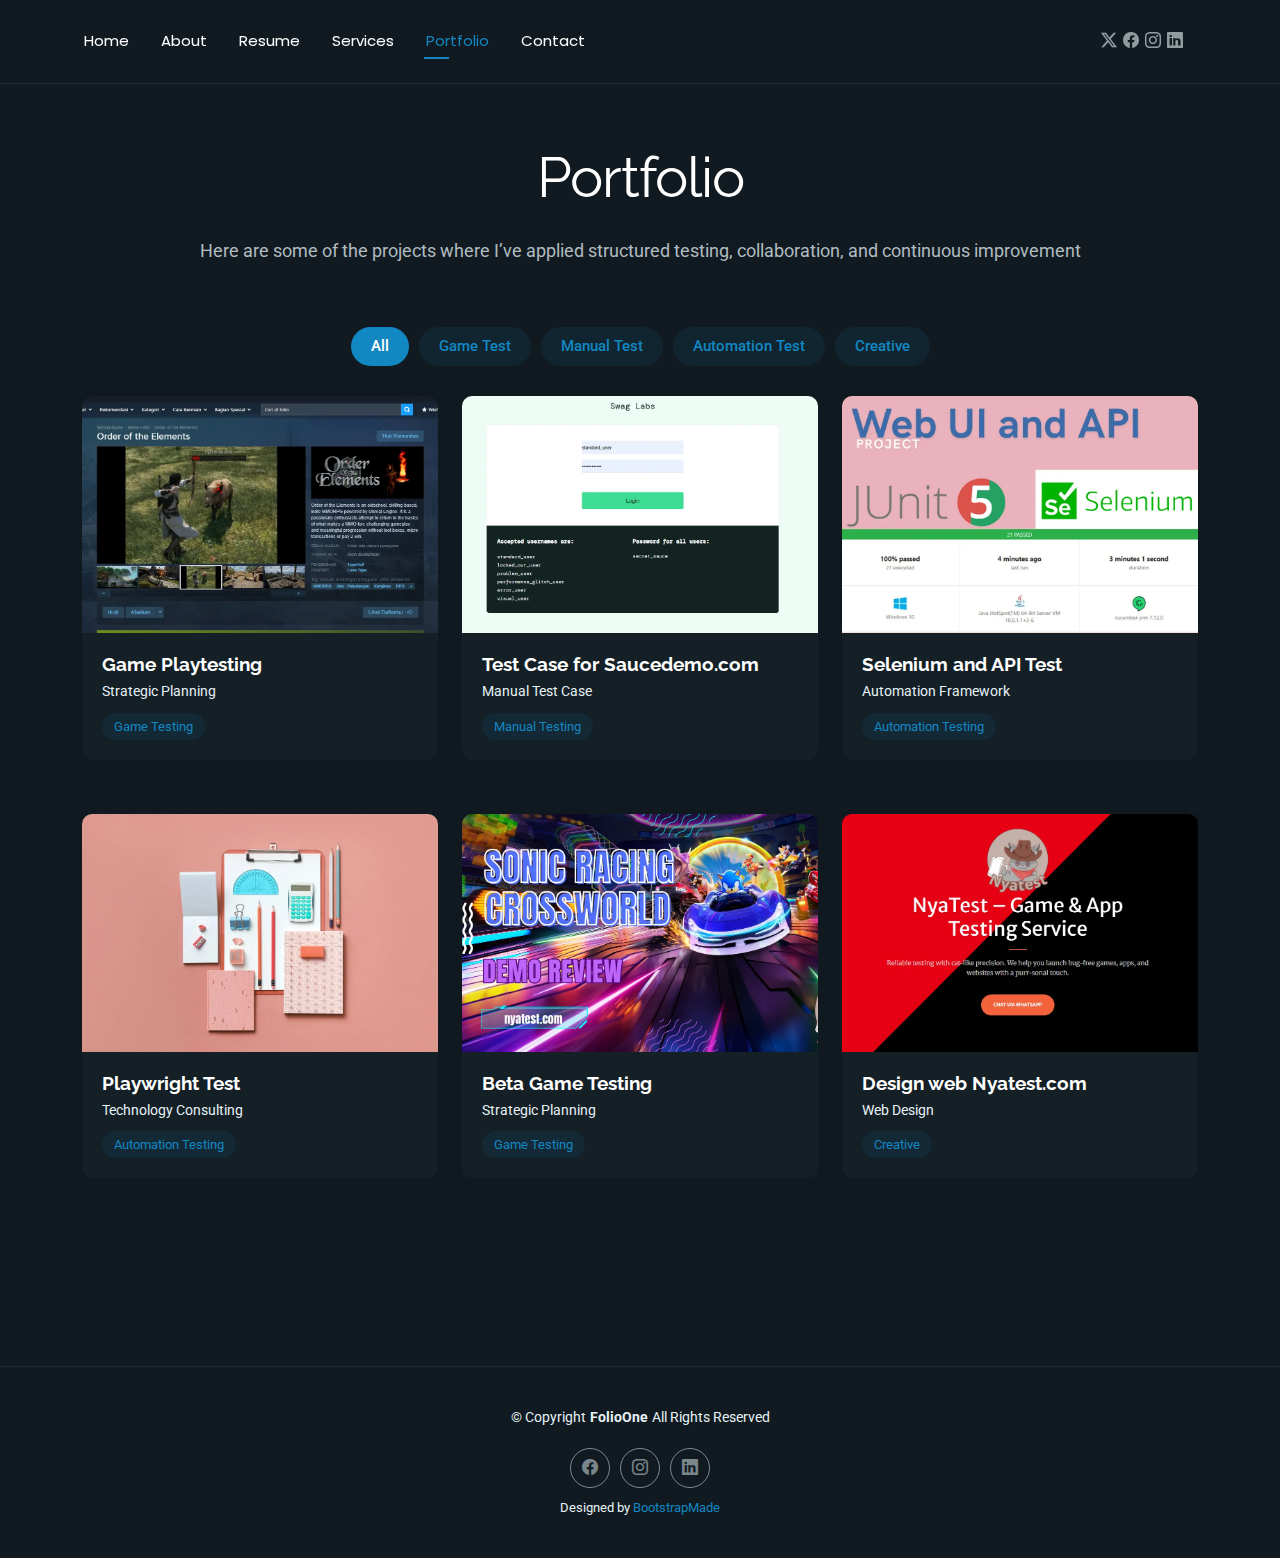
<file: portfolio.html>
<!DOCTYPE html>
<html data-bs-theme="light" lang="en">

<head>
    <meta charset="utf-8">
    <meta name="viewport" content="width=device-width, initial-scale=1.0, shrink-to-fit=no">
    <title>Portfolio - Habibi Yasin</title>
    <meta name="keywords" content="">
    <meta name="description" content="Browse the portfolio of Habibi Yasin, showcasing hands-on QA testing projects across PC and mobile games, including reports, test cases, and gameplay videos.">
    <link rel="stylesheet" href="assets/bootstrap/css/bootstrap.min.css">
    <link rel="stylesheet" href="https://fonts.googleapis.com/css2?family=Roboto:ital,wght@0,100;0,300;0,400;0,500;0,700;0,900;1,100;1,300;1,400;1,500;1,700;1,900&amp;family=Poppins:ital,wght@0,100;0,200;0,300;0,400;0,500;0,600;0,700;0,800;0,900;1,100;1,200;1,300;1,400;1,500;1,600;1,700;1,800;1,900&amp;family=Raleway:ital,wght@0,100;0,200;0,300;0,400;0,500;0,600;0,700;0,800;0,900;1,100;1,200;1,300;1,400;1,500;1,600;1,700;1,800;1,900&amp;display=swap">
    <link rel="stylesheet" href="assets/css/bootstrap-icons.css">
    <link rel="stylesheet" href="assets/css/swiper-icons.css">
    <link rel="stylesheet" href="assets/css/aos.min.css">
    <link rel="stylesheet" href="assets/css/vendor/bootstrap/css/bootstrap.min.css">
    <link rel="stylesheet" href="assets/css/vendor/bootstrap-icons/bootstrap-icons.css">
    <link rel="stylesheet" href="assets/css/vendor/glightbox/css/glightbox.min.css">
    <link rel="stylesheet" href="assets/css/vendor/swiper/swiper-bundle.min.css">
    <link rel="stylesheet" href="assets/css/vendor/aos/aos.css">
    <link rel="stylesheet" href="assets/css/css/main.css">
</head>

<body class="portfolio-page">
    <header class="d-flex align-items-center header light-background sticky-top" id="header">
        <div class="container position-relative d-flex justify-content-between align-items-center">
            <nav id="navmenu" class="navmenu">
                <ul>
                    <li><a href="index.html">Home</a></li>
                    <li><a href="about.html">About</a></li>
                    <li><a href="resume.html">Resume</a></li>
                    <li><a href="services.html">Services</a></li>
                    <li><a href="portfolio.html" class="active">Portfolio</a></li>
                    <li><a href="contact.html">Contact</a></li>
                </ul><i class="d-xl-none mobile-nav-toggle bi bi-list"></i>
            </nav>
            <div class="header-social-links"><a href="#" class="twitter"><i class="bi bi-twitter-x"></i></a><a href="#" class="facebook"><i class="bi bi-facebook"></i></a><a href="#" class="instagram"><i class="bi bi-instagram"></i></a><a href="#" class="linkedin"><i class="bi bi-linkedin"></i></a></div>
        </div>
    </header>
    <main class="main">
        <section id="portfolio" class="portfolio section">
            <div class="container section-title" data-aos="fade-up">
                <h2>Portfolio</h2>
                <p>Here are some of the projects where I’ve applied structured testing, collaboration, and continuous improvement</p>
            </div>
            <div class="container" data-aos="fade-up" data-aos-delay="100">
                <div class="isotope-layout" data-default-filter="*" data-layout="masonry" data-sort="original-order"><ul class="portfolio-filters isotope-filters">
  <li class="filter-active" data-filter="*">All</li>
  <li data-filter=".filter-gametest">Game Test</li>
  <li data-filter=".filter-manual">Manual Test</li>
  <li data-filter=".filter-automation">Automation Test</li>
  <li data-filter=".filter-creative">Creative</li>
</ul>

                    <div class="row gy-4 isotope-container" data-aos="fade-up" data-aos-delay="300">
                        <div class="col-md-6 col-lg-4 portfolio-item isotope-item filter-gametest">
                            <div class="portfolio-card">
                                <div class="portfolio-img"><img class="img-fluid" src="assets/img/portfolio/Screenshot%202025-10-20%20124343.webp" alt="Portfolio Item">
                                    <div class="portfolio-overlay"><a href="assets/img/portfolio/Screenshot%202025-10-20%20124343.webp" class="glightbox portfolio-lightbox"><i class="bi bi-plus"></i></a><a href="portfolio-details-1.html" class="portfolio-details-link"><i class="bi bi-link"></i></a></div>
                                </div>
                                <div class="portfolio-info">
                                    <h4>Game Playtesting</h4>
                                    <p>Strategic Planning</p>
                                    <div class="portfolio-tags"><span>Game Testing</span></div>
                                </div>
                            </div>
                        </div>
                        <div class="col-md-6 col-lg-4 portfolio-item isotope-item filter-manual">
                            <div class="portfolio-card">
                                <div class="portfolio-img"><img class="img-fluid" src="assets/img/portfolio/Screenshot%202025-10-20%20115644.webp" alt="Portfolio Item">
                                    <div class="portfolio-overlay"><a class="glightbox portfolio-lightbox" href="assets/img/portfolio/Screenshot%202025-10-20%20115644.webp"><i class="bi bi-plus"></i></a><a class="portfolio-details-link" href="https://docs.google.com/spreadsheets/d/1PG38q2pcwOYoqMjWLFQc-g6XbUZ3jUyK/edit?gid=1014505678#gid=1014505678" target="_blank" rel="noopener noreferrer"><i class="bi bi-link"></i></a></div>
                                </div>
                                <div class="portfolio-info">
                                    <h4>Test Case for Saucedemo.com</h4>
                                    <p>Manual Test Case</p>
                                    <div class="portfolio-tags"><span>Manual Testing</span></div>
                                </div>
                            </div>
                        </div>
                        <div class="col-md-6 col-lg-4 portfolio-item isotope-item filter-automation">
                            <div class="portfolio-card">
                                <div class="portfolio-img"><img class="img-fluid" src="assets/img/portfolio/Web%20UI%20and%20API%20Testing.webp" alt="Portfolio Item">
                                    <div class="portfolio-overlay"><a href="assets/img/portfolio/Web%20UI%20and%20API%20Testing.webp" class="glightbox portfolio-lightbox"><i class="bi bi-plus"></i></a><a href="#" class="portfolio-details-link"><i class="bi bi-link"></i></a></div>
                                </div>
                                <div class="portfolio-info">
                                    <h4>Selenium and API Test</h4>
                                    <p>Automation Framework</p>
                                    <div class="portfolio-tags"><span>Automation Testing</span></div>
                                </div>
                            </div>
                        </div>
                        <div class="col-md-6 col-lg-4 portfolio-item isotope-item filter-automation">
                            <div class="portfolio-card">
                                <div class="portfolio-img"><img class="img-fluid" src="assets/img/portfolio/portfolio-4.webp" alt="Portfolio Item">
                                    <div class="portfolio-overlay"><a href="assets/img/portfolio/portfolio-4.webp" class="glightbox portfolio-lightbox"><i class="bi bi-plus"></i></a><a href="#" class="portfolio-details-link"><i class="bi bi-link"></i></a></div>
                                </div>
                                <div class="portfolio-info">
                                    <h4>Playwright Test</h4>
                                    <p>Technology Consulting</p>
                                    <div class="portfolio-tags"><span>Automation Testing</span></div>
                                </div>
                            </div>
                        </div>
                        <div class="col-md-6 col-lg-4 portfolio-item isotope-item filter-gametest">
                            <div class="portfolio-card">
                                <div class="portfolio-img"><img class="img-fluid" src="assets/img/portfolio/Demo%20Portfolio.webp" alt="Portfolio Item">
                                    <div class="portfolio-overlay"><a href="assets/img/portfolio/Demo%20Portfolio.webp" class="glightbox portfolio-lightbox"><i class="bi bi-plus"></i></a><a class="portfolio-details-link" href="https://www.youtube.com/watch?v=8tYotm5LhE8&amp;t=443s" target="_blank" rel="noopener noreferrer"><i class="bi bi-link"></i></a></div>
                                </div>
                                <div class="portfolio-info">
                                    <h4>Beta Game Testing</h4>
                                    <p>Strategic Planning</p>
                                    <div class="portfolio-tags"><span>Game Testing</span></div>
                                </div>
                            </div>
                        </div>
                        <div class="col-md-6 col-lg-4 portfolio-item isotope-item filter-creative">
                            <div class="portfolio-card">
                                <div class="portfolio-img"><img class="img-fluid" src="assets/img/portfolio/nyatest.webp" alt="Portfolio Item">
                                    <div class="portfolio-overlay"><a href="assets/img/portfolio/nyatest.webp" class="glightbox portfolio-lightbox"><i class="bi bi-plus"></i></a><a class="portfolio-details-link" href="https://nyatest.com/" target="_blank" rel="noopener noreferrer"><i class="bi bi-link"></i></a></div>
                                </div>
                                <div class="portfolio-info">
                                    <h4>Design web Nyatest.com</h4>
                                    <p>Web Design</p>
                                    <div class="portfolio-tags"><span>Creative</span></div>
                                </div>
                            </div>
                        </div>
                    </div>
                </div>
                <div class="text-center mt-5" data-aos="fade-up" data-aos-delay="400"><a class="btn btn-primary" role="button" href="#portfolio">View All Case Studies</a></div>
            </div>
        </section>
    </main>
    <footer id="footer" class="footer">
        <div class="container">
            <div class="text-center copyright">
                <p>© <span>Copyright</span><strong class="px-1 sitename">FolioOne</strong><span>All Rights Reserved<br></span></p>
            </div><div class="d-flex justify-content-center social-links">
  <a class="facebook" href="https://www.facebook.com/habibi.yasin32/" target="_blank" rel="noopener noreferrer">
    <i class="bi bi-facebook"></i>
  </a>
  <a class="instagram" href="https://www.instagram.com/bibiasin/" target="_blank" rel="noopener noreferrer">
    <i class="bi bi-instagram"></i>
  </a>
  <a class="linkedin" href="https://www.linkedin.com/in/habibi-yasin-521163173/" target="_blank" rel="noopener noreferrer">
    <i class="bi bi-linkedin"></i>
  </a>
</div>

            <div class="credits"><span> Designed by </span><a href="https://bootstrapmade.com/">BootstrapMade</a></div>
        </div>
    </footer><a class="d-flex justify-content-center align-items-center scroll-top" href="#" id="scroll-top"><i class="bi bi-arrow-up-short"></i></a>
    <script src="assets/bootstrap/js/bootstrap.min.js"></script>
    <script src="assets/js/aos.min.js"></script>
    <script src="assets/js/bs-init.js"></script>
    <script src="assets/js/vendor/bootstrap/js/bootstrap.bundle.min.js"></script>
    <script src="assets/js/vendor/aos/aos.js"></script>
    <script src="assets/js/vendor/typed.js/typed.umd.js"></script>
    <script src="assets/js/vendor/purecounter/purecounter_vanilla.js"></script>
    <script src="assets/js/vendor/waypoints/noframework.waypoints.js"></script>
    <script src="assets/js/vendor/imagesloaded/imagesloaded.pkgd.min.js"></script>
    <script src="assets/js/vendor/isotope-layout/isotope.pkgd.min.js"></script>
    <script src="assets/js/vendor/glightbox/js/glightbox.min.js"></script>
    <script src="assets/js/vendor/swiper/swiper-bundle.min.js"></script>
    <script src="assets/js/vendor/php-email-form/validate.js"></script>
    <script src="assets/js/js/main.js"></script>
</body>

</html>
</file>
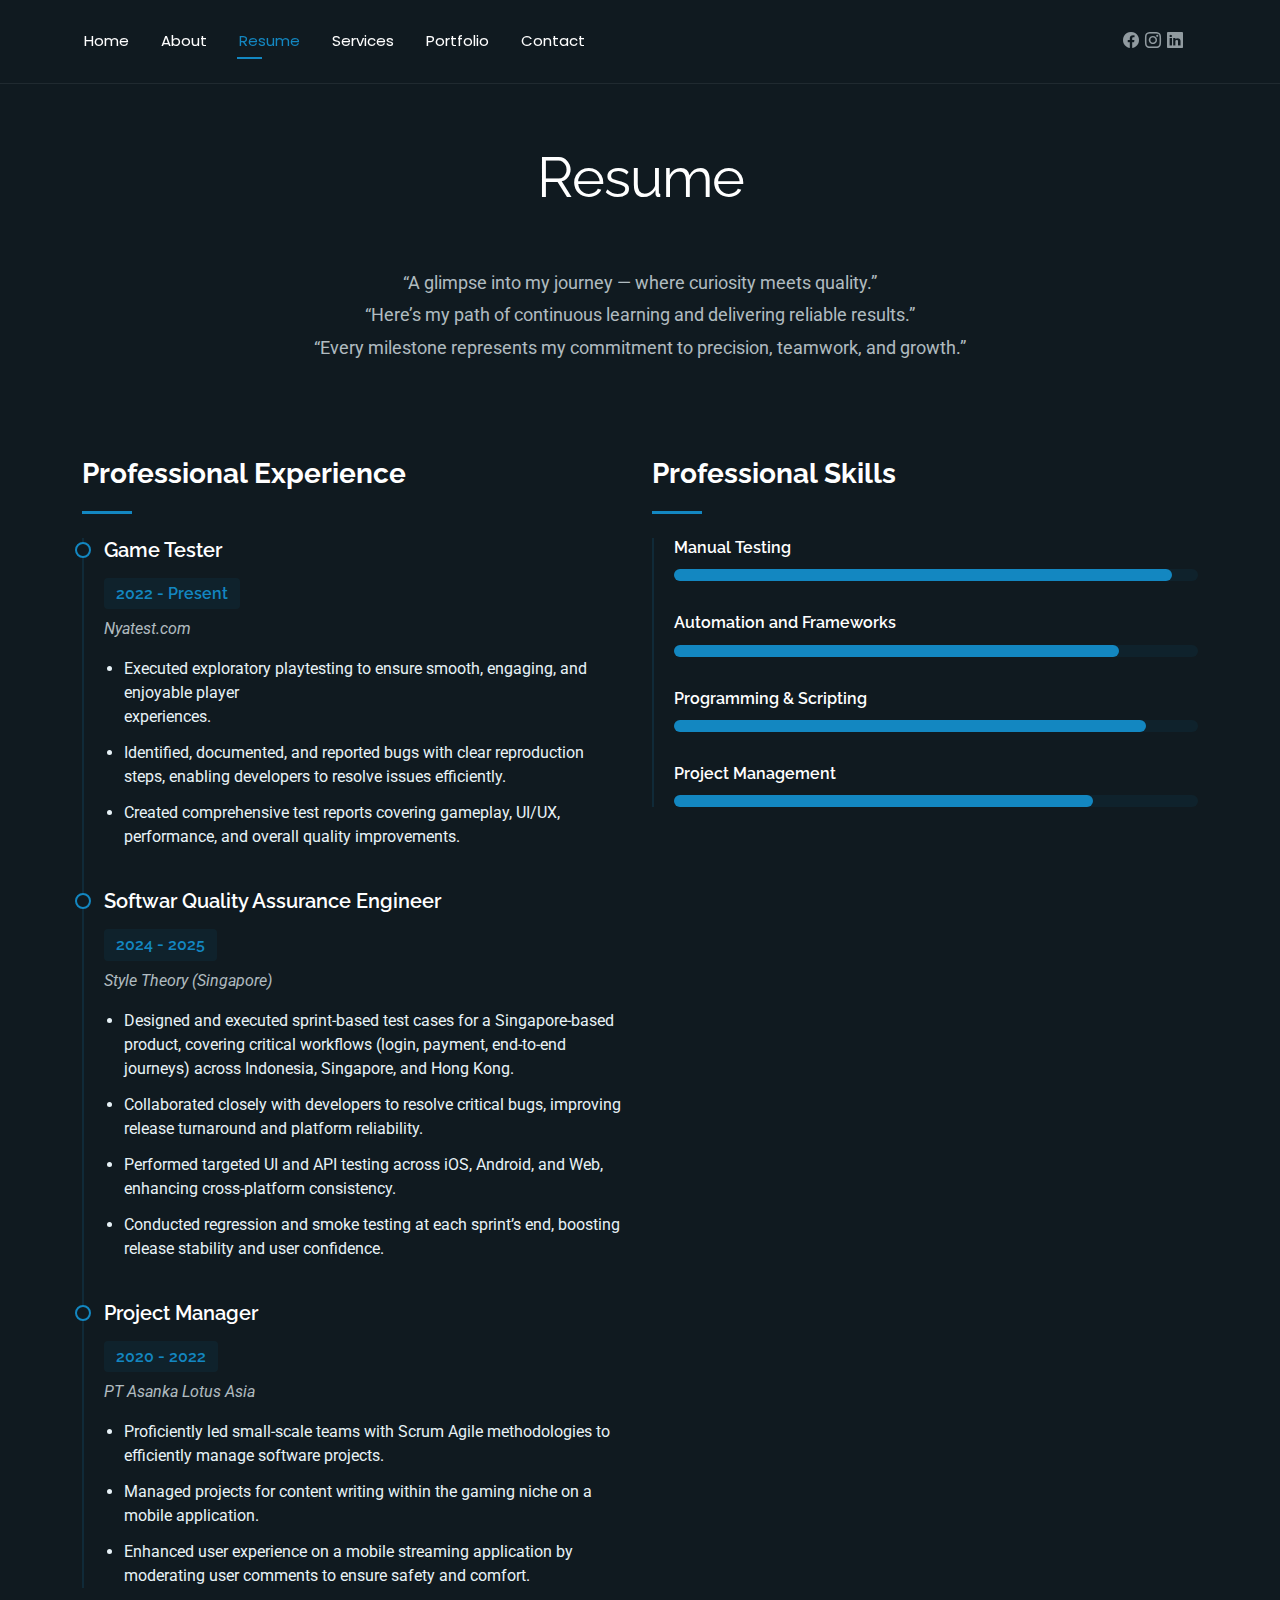
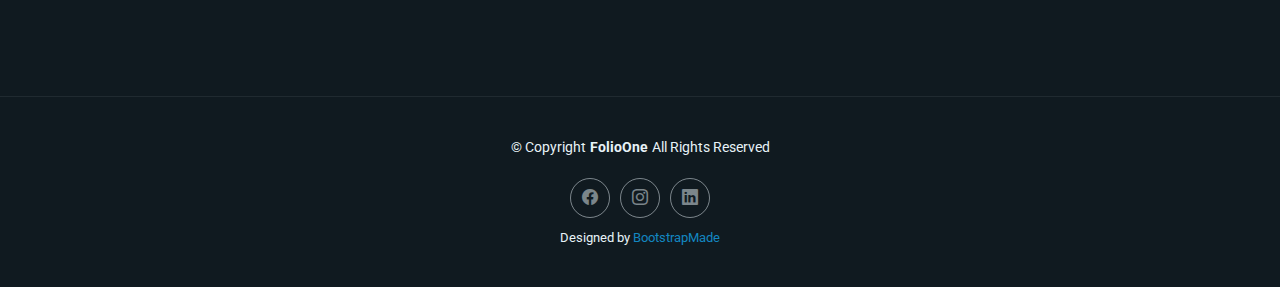
<file: resume.html>
<!DOCTYPE html>
<html data-bs-theme="light" lang="en">

<head>
    <meta charset="utf-8">
    <meta name="viewport" content="width=device-width, initial-scale=1.0, shrink-to-fit=no">
    <title>Resume | Habibi Yasin – QA Engineer &amp; Game Tester</title>
    <meta name="keywords" content="">
    <meta name="description" content="Explore the professional journey of Habibi Yasin, featuring QA expertise, testing projects, and hands-on experience in ensuring game stability and quality.">
    <link rel="stylesheet" href="assets/bootstrap/css/bootstrap.min.css">
    <link rel="stylesheet" href="https://fonts.googleapis.com/css2?family=Roboto:ital,wght@0,100;0,300;0,400;0,500;0,700;0,900;1,100;1,300;1,400;1,500;1,700;1,900&amp;family=Poppins:ital,wght@0,100;0,200;0,300;0,400;0,500;0,600;0,700;0,800;0,900;1,100;1,200;1,300;1,400;1,500;1,600;1,700;1,800;1,900&amp;family=Raleway:ital,wght@0,100;0,200;0,300;0,400;0,500;0,600;0,700;0,800;0,900;1,100;1,200;1,300;1,400;1,500;1,600;1,700;1,800;1,900&amp;display=swap">
    <link rel="stylesheet" href="assets/css/bootstrap-icons.css">
    <link rel="stylesheet" href="assets/css/swiper-icons.css">
    <link rel="stylesheet" href="assets/css/aos.min.css">
    <link rel="stylesheet" href="assets/css/vendor/bootstrap/css/bootstrap.min.css">
    <link rel="stylesheet" href="assets/css/vendor/bootstrap-icons/bootstrap-icons.css">
    <link rel="stylesheet" href="assets/css/vendor/glightbox/css/glightbox.min.css">
    <link rel="stylesheet" href="assets/css/vendor/swiper/swiper-bundle.min.css">
    <link rel="stylesheet" href="assets/css/vendor/aos/aos.css">
    <link rel="stylesheet" href="assets/css/css/main.css">
</head>

<body class="resume-page">
    <header class="d-flex align-items-center header light-background sticky-top" id="header">
        <div class="container position-relative d-flex justify-content-between align-items-center">
            <nav id="navmenu" class="navmenu">
                <ul>
                    <li><a href="index.html">Home</a></li>
                    <li><a href="about.html">About</a></li>
                    <li><a href="resume.html" class="active">Resume</a></li>
                    <li><a href="services.html">Services</a></li>
                    <li><a href="portfolio.html">Portfolio</a></li>
                    <li><a href="contact.html">Contact</a></li>
                </ul><i class="d-xl-none mobile-nav-toggle bi bi-list"></i>
            </nav><div class="header-social-links"><a class="twitter" href="#"></a><a class="facebook" href="https://www.facebook.com/habibi.yasin32/" target="_blank" rel="noopener norferrer"><i class="bi bi-facebook"></i></a><a class="instagram" href="https://www.instagram.com/bibiasin/" target="_blank" rel="noopener noreferrer"><i class="bi bi-instagram"></i></a><a class="linkedin" href="https://www.linkedin.com/in/habibi-yasin-521163173/" target="_blank" rel="noopener noreferrer"><i class="bi bi-linkedin"></i></a></div>
        </div>
    </header>
    <main class="main">
        <section id="resume" class="resume section">
            <div class="container section-title" data-aos="fade-up">
                <h2>Resume</h2>
                <p><br>“A glimpse into my journey — where curiosity meets quality.”<br>“Here’s my path of continuous learning and delivering reliable results.”<br>“Every milestone represents my commitment to precision, teamwork, and growth.”<br><br></p>
            </div>
            <div class="container" data-aos="fade-up" data-aos-delay="100">
                <div class="row">
                    <div class="col-lg-6">
                        <div data-aos="fade-up" data-aos-delay="100" class="resume-item">
                            <h3 class="resume-title">Professional Experience</h3>
                            <div class="resume-content">
                                <article class="experience-item">
                                    <h4>Game Tester</h4>
                                    <h5>2022 - Present</h5>
                                    <p class="company"><em>Nyatest.com</em></p>
                                    <ul>
                                        <li>Executed exploratory playtesting to ensure smooth, engaging, and enjoyable player<br>experiences.</li>
                                        <li>Identified, documented, and reported bugs with clear reproduction steps, enabling developers to resolve issues efficiently.</li>
                                        <li>Created comprehensive test reports covering gameplay, UI/UX, performance, and overall quality improvements.</li>
                                    </ul>
                                </article>
                                <article class="experience-item">
                                    <h4>Softwar Quality Assurance Engineer</h4>
                                    <h5>2024 - 2025</h5>
                                    <p class="company"><em>Style Theory (Singapore)</em></p>
                                    <ul>
                                        <li>Designed and executed sprint-based test cases for a Singapore-based product, covering critical workflows (login, payment, end-to-end journeys) across Indonesia, Singapore, and Hong Kong.</li>
                                        <li>Collaborated closely with developers to resolve critical bugs, improving release turnaround and platform reliability.</li>
                                        <li>Performed targeted UI and API testing across iOS, Android, and Web, enhancing cross-platform consistency.</li>
                                        <li>Conducted regression and smoke testing at each sprint’s end, boosting release stability and user confidence.</li>
                                    </ul>
                                </article>
                                <article class="experience-item">
                                    <h4>Project Manager</h4>
                                    <h5>2020 - 2022</h5>
                                    <p class="company"><em>PT Asanka Lotus Asia</em></p>
                                    <ul>
                                        <li>Proficiently led small-scale teams with Scrum Agile methodologies to efficiently manage software projects.</li>
                                        <li>Managed projects for content writing within the gaming niche on a mobile application.</li>
                                        <li>Enhanced user experience on a mobile streaming application by moderating user comments to ensure safety and comfort.</li>
                                    </ul>
                                </article>
                            </div>
                        </div>
                    </div>
                    <div class="col-lg-6">
                        <div data-aos="fade-up" class="resume-item skills-animation">
                            <h3 class="resume-title">Professional Skills</h3>
                            <div class="resume-content">
                                <div class="skill-item">
                                    <h4>Manual Testing</h4>
                                    <div class="progress">
                                        <div class="progress-bar" role="progressbar" aria-valuenow="95" aria-valuemin="0" aria-valuemax="100"></div>
                                    </div>
                                </div>
                                <div class="skill-item">
                                    <h4>Automation and Frameworks</h4>
                                    <div class="progress">
                                        <div class="progress-bar" role="progressbar" aria-valuenow="85" aria-valuemin="0" aria-valuemax="100"></div>
                                    </div>
                                </div>
                                <div class="skill-item">
                                    <h4>Programming &amp; Scripting</h4>
                                    <div class="progress">
                                        <div class="progress-bar" role="progressbar" aria-valuenow="90" aria-valuemin="0" aria-valuemax="100"></div>
                                    </div>
                                </div>
                                <div class="skill-item">
                                    <h4>Project Management</h4>
                                    <div class="progress">
                                        <div class="progress-bar" role="progressbar" aria-valuenow="80" aria-valuemin="0" aria-valuemax="100"></div>
                                    </div>
                                </div>
                            </div>
                        </div>
                        <div data-aos="fade-up" class="resume-item">
                            <h3 class="resume-title">Education</h3>
                            <div class="resume-content">
                                <article class="education-item">
                                    <h4>Bachelor of Animal Science</h4>
                                    <h5>2012 - 2018</h5>
                                    <p class="institution"><em>IPB University</em></p>
                                </article>
                            </div>
                        </div>
                    </div>
                </div>
            </div>
        </section>
    </main>
    <footer id="footer" class="footer">
        <div class="container">
            <div class="text-center copyright">
                <p>© <span>Copyright</span><strong class="px-1 sitename">FolioOne</strong><span>All Rights Reserved<br></span></p>
            </div><div class="d-flex justify-content-center social-links">
  <a class="facebook" href="https://www.facebook.com/habibi.yasin32/" target="_blank" rel="noopener noreferrer">
    <i class="bi bi-facebook"></i>
  </a>
  <a class="instagram" href="https://www.instagram.com/bibiasin/" target="_blank" rel="noopener noreferrer">
    <i class="bi bi-instagram"></i>
  </a>
  <a class="linkedin" href="https://www.linkedin.com/in/habibi-yasin-521163173/" target="_blank" rel="noopener noreferrer">
    <i class="bi bi-linkedin"></i>
  </a>
</div>

            <div class="credits"><span> Designed by </span><a href="https://bootstrapmade.com/">BootstrapMade</a></div>
        </div>
    </footer><a class="d-flex justify-content-center align-items-center scroll-top" href="#" id="scroll-top"><i class="bi bi-arrow-up-short"></i></a>
    <script src="assets/bootstrap/js/bootstrap.min.js"></script>
    <script src="assets/js/aos.min.js"></script>
    <script src="assets/js/bs-init.js"></script>
    <script src="assets/js/vendor/bootstrap/js/bootstrap.bundle.min.js"></script>
    <script src="assets/js/vendor/aos/aos.js"></script>
    <script src="assets/js/vendor/typed.js/typed.umd.js"></script>
    <script src="assets/js/vendor/purecounter/purecounter_vanilla.js"></script>
    <script src="assets/js/vendor/waypoints/noframework.waypoints.js"></script>
    <script src="assets/js/vendor/imagesloaded/imagesloaded.pkgd.min.js"></script>
    <script src="assets/js/vendor/isotope-layout/isotope.pkgd.min.js"></script>
    <script src="assets/js/vendor/glightbox/js/glightbox.min.js"></script>
    <script src="assets/js/vendor/swiper/swiper-bundle.min.js"></script>
    <script src="assets/js/vendor/php-email-form/validate.js"></script>
    <script src="assets/js/js/main.js"></script>
</body>

</html>
</file>
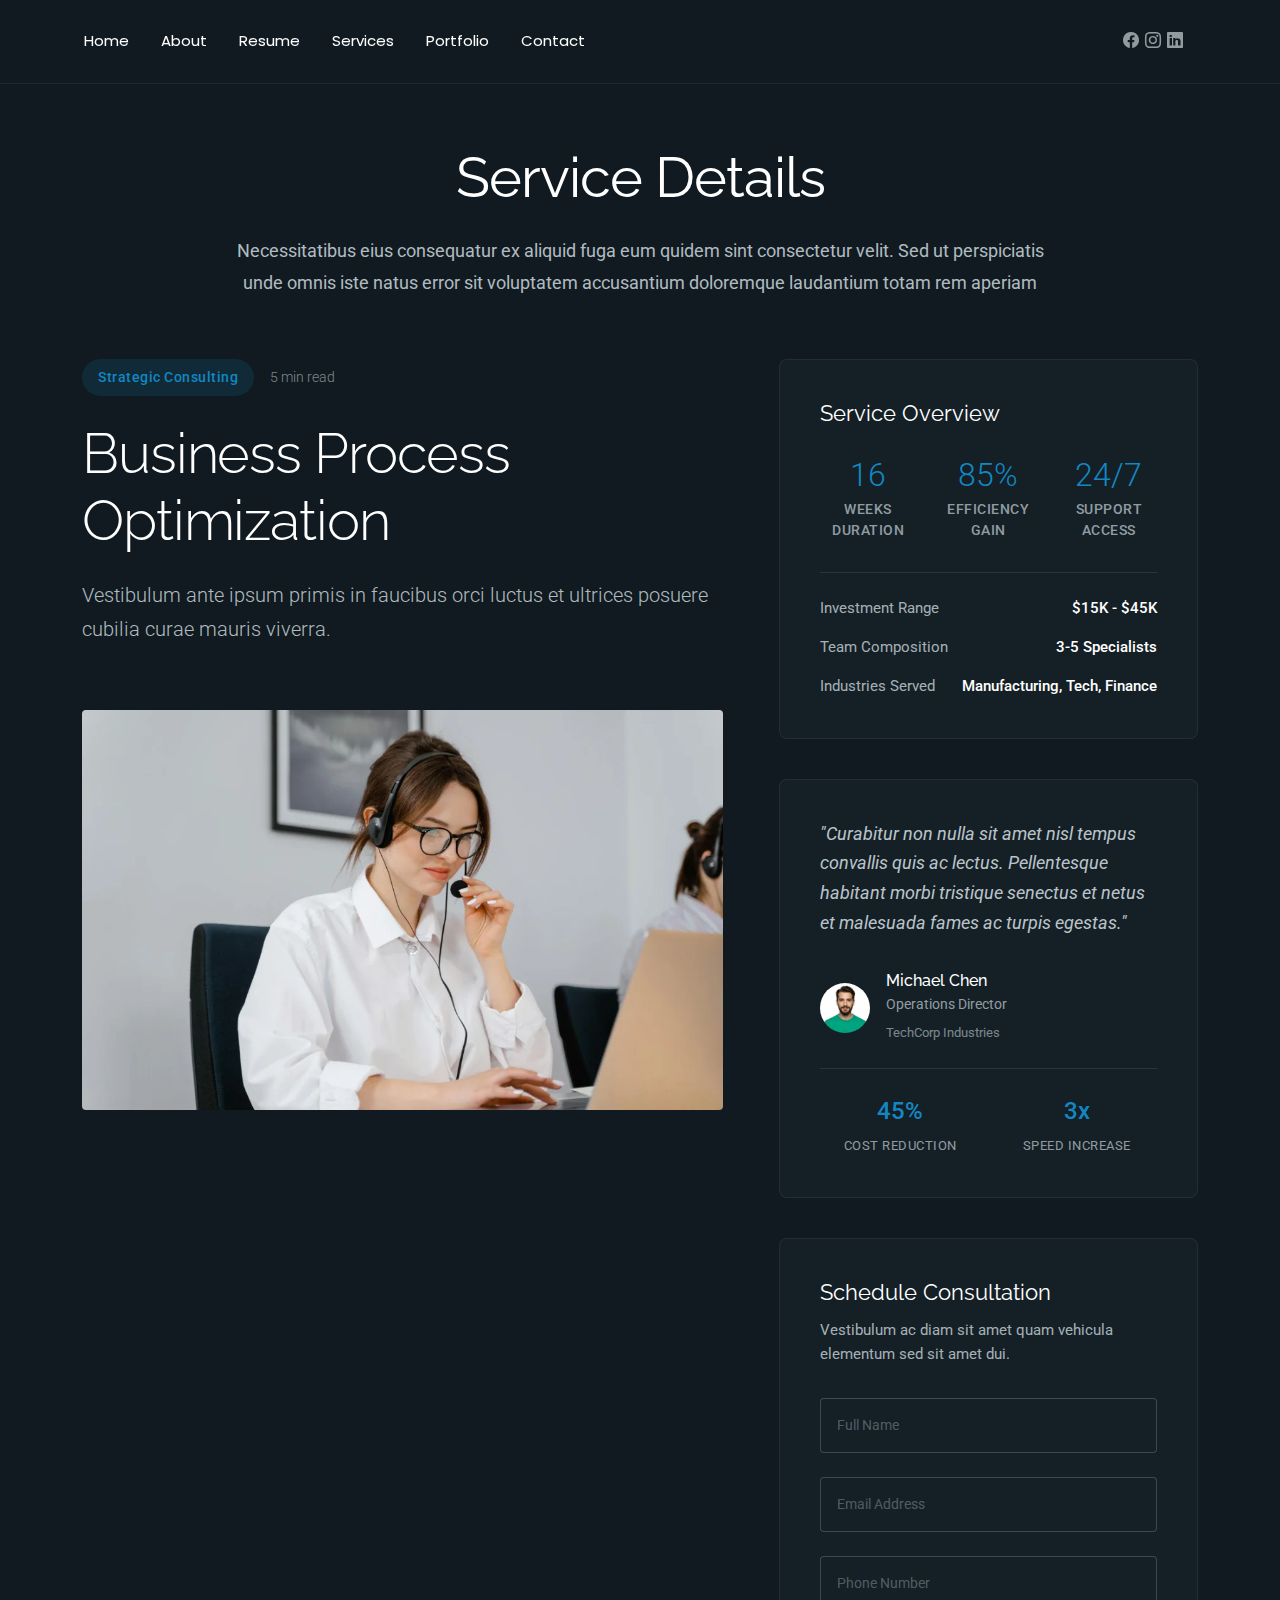
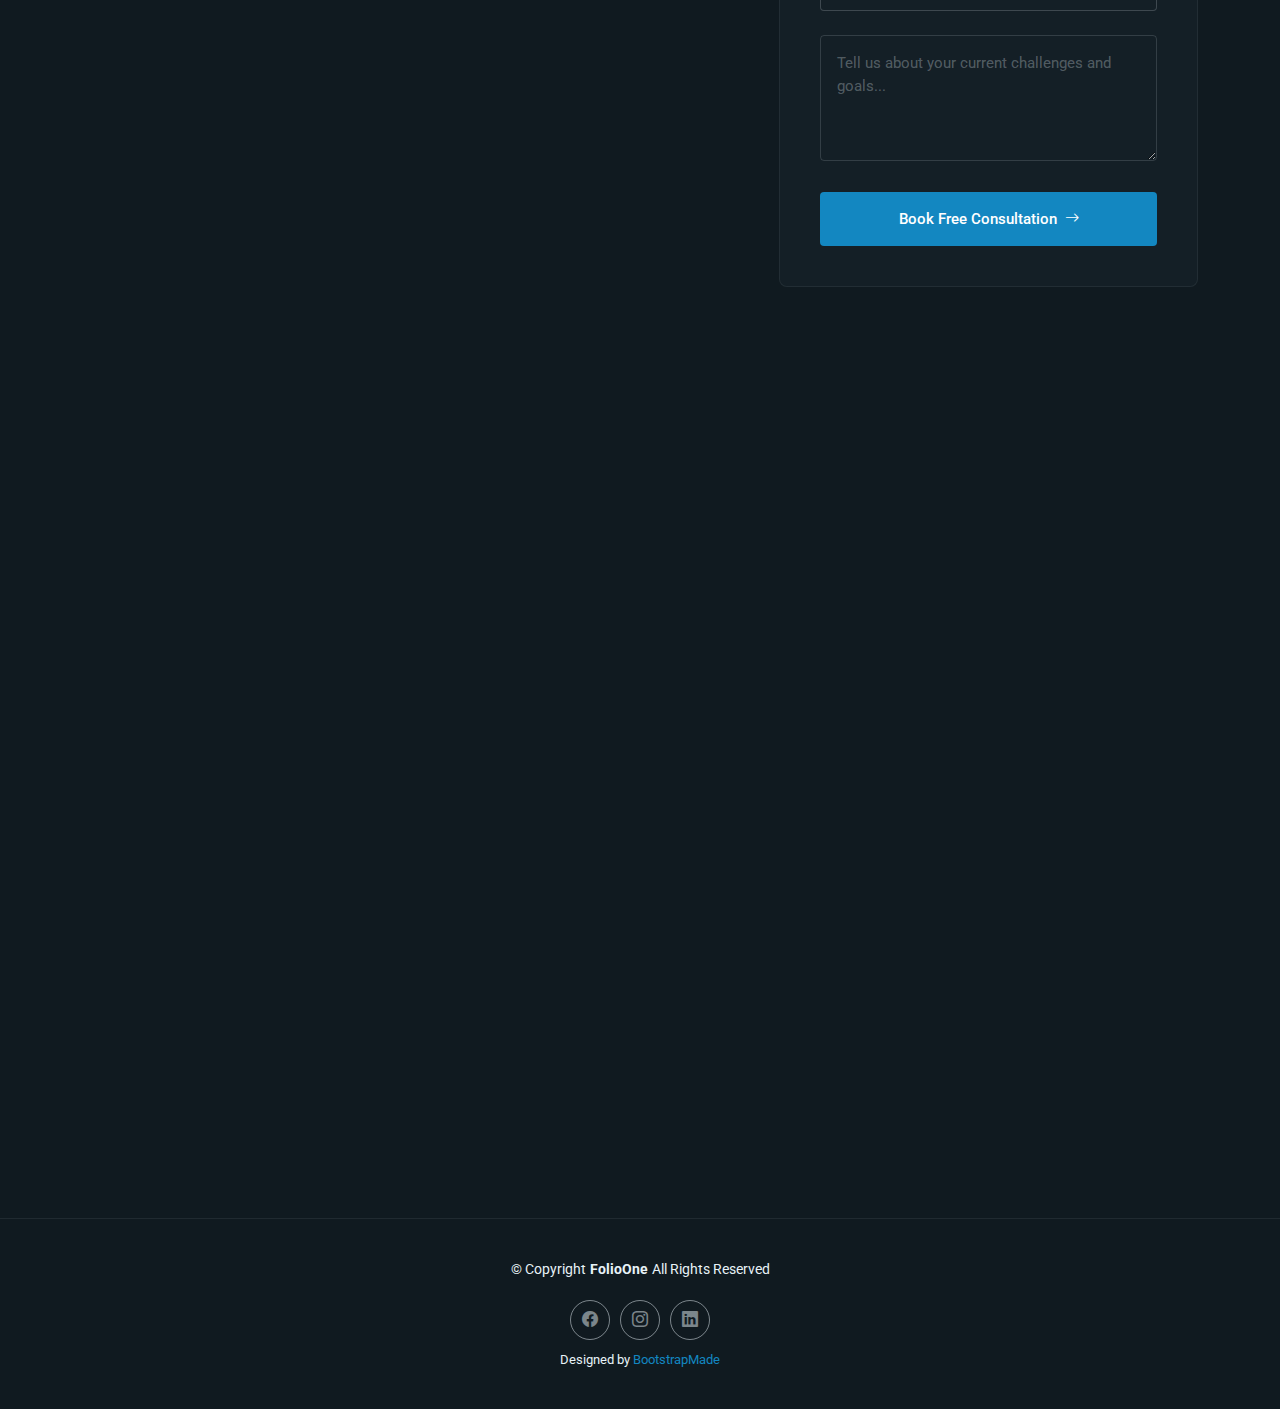
<file: service-details.html>
<!DOCTYPE html>
<html data-bs-theme="light" lang="en">

<head>
    <meta charset="utf-8">
    <meta name="viewport" content="width=device-width, initial-scale=1.0, shrink-to-fit=no">
    <title>Service Details | Habibi Yasin – Game Testing &amp; QA Solutions</title>
    <meta name="keywords" content="">
    <meta name="description" content="Detailed overview of Habibi Yasin’s testing process and tools used to ensure high-quality performance and user satisfaction across all projects.">
    <link rel="stylesheet" href="assets/bootstrap/css/bootstrap.min.css">
    <link rel="stylesheet" href="https://fonts.googleapis.com/css2?family=Roboto:ital,wght@0,100;0,300;0,400;0,500;0,700;0,900;1,100;1,300;1,400;1,500;1,700;1,900&amp;family=Poppins:ital,wght@0,100;0,200;0,300;0,400;0,500;0,600;0,700;0,800;0,900;1,100;1,200;1,300;1,400;1,500;1,600;1,700;1,800;1,900&amp;family=Raleway:ital,wght@0,100;0,200;0,300;0,400;0,500;0,600;0,700;0,800;0,900;1,100;1,200;1,300;1,400;1,500;1,600;1,700;1,800;1,900&amp;display=swap">
    <link rel="stylesheet" href="assets/css/bootstrap-icons.css">
    <link rel="stylesheet" href="assets/css/swiper-icons.css">
    <link rel="stylesheet" href="assets/css/aos.min.css">
    <link rel="stylesheet" href="assets/css/vendor/bootstrap/css/bootstrap.min.css">
    <link rel="stylesheet" href="assets/css/vendor/bootstrap-icons/bootstrap-icons.css">
    <link rel="stylesheet" href="assets/css/vendor/glightbox/css/glightbox.min.css">
    <link rel="stylesheet" href="assets/css/vendor/swiper/swiper-bundle.min.css">
    <link rel="stylesheet" href="assets/css/vendor/aos/aos.css">
    <link rel="stylesheet" href="assets/css/css/main.css">
</head>

<body class="service-details-page">
    <header class="d-flex align-items-center header light-background sticky-top" id="header">
        <div class="container position-relative d-flex justify-content-between align-items-center">
            <nav id="navmenu" class="navmenu">
                <ul>
                    <li><a href="index.html">Home</a></li>
                    <li><a href="about.html">About</a></li>
                    <li><a href="resume.html">Resume</a></li>
                    <li><a href="services.html">Services</a></li>
                    <li><a href="portfolio.html">Portfolio</a></li>
                    <li><a href="contact.html">Contact</a></li>
                </ul><i class="d-xl-none mobile-nav-toggle bi bi-list"></i>
            </nav><div class="header-social-links"><a class="twitter" href="#"></a><a class="facebook" href="https://www.facebook.com/habibi.yasin32/" target="_blank" rel="noopener norferrer"><i class="bi bi-facebook"></i></a><a class="instagram" href="https://www.instagram.com/bibiasin/" target="_blank" rel="noopener noreferrer"><i class="bi bi-instagram"></i></a><a class="linkedin" href="https://www.linkedin.com/in/habibi-yasin-521163173/" target="_blank" rel="noopener noreferrer"><i class="bi bi-linkedin"></i></a></div>
        </div>
    </header>
    <main class="main">
        <section id="service-details" class="service-details section">
            <div class="container section-title" data-aos="fade-up">
                <h2>Service Details</h2>
                <p>Necessitatibus eius consequatur ex aliquid fuga eum quidem sint consectetur velit. Sed ut perspiciatis unde omnis iste natus error sit voluptatem accusantium doloremque laudantium totam rem aperiam</p>
            </div>
            <div class="container" data-aos="fade-up" data-aos-delay="100">
                <div class="row">
                    <div class="col-lg-7">
                        <div data-aos="fade-up" data-aos-delay="100" class="service-hero">
                            <div class="service-meta"><span class="service-category">Strategic Consulting</span><span class="reading-time">5 min read</span></div>
                            <h1>Business Process Optimization</h1>
                            <p class="service-description">Vestibulum ante ipsum primis in faucibus orci luctus et ultrices posuere cubilia curae mauris viverra.</p>
                        </div>
                        <div data-aos="zoom-in" data-aos-delay="200" class="service-visual"><img class="img-fluid" src="assets/img/services/services-7.webp" alt="Business Process Optimization"></div>
                        <div data-aos="fade-up" data-aos-delay="300" class="service-narrative">
                            <h3>Transform Your Operations</h3>
                            <p>Donec rutrum congue leo eget malesuada. Vivamus magna justo, lacinia eget consectetur sed, convallis at tellus. Mauris blandit aliquet elit, eget tincidunt nibh pulvinar a. Cras ultricies ligula sed magna dictum porta.</p>
                            <p>Sed porttitor lectus nibh. Vestibulum ac diam sit amet quam vehicula elementum sed sit amet dui. Pellentesque habitant morbi tristique senectus et netus et malesuada fames ac turpis egestas. Donec sollicitudin molestie malesuada.</p>
                            <div data-aos="fade-up" data-aos-delay="400" class="benefits-grid">
                                <div class="benefit-card">
                                    <div class="benefit-icon"><i class="bi bi-lightning-charge"></i></div>
                                    <h4>Efficiency Boost</h4>
                                    <p>Curabitur arcu erat accumsan id imperdiet et porttitor at sem.</p>
                                </div>
                                <div class="benefit-card">
                                    <div class="benefit-icon"><i class="bi bi-shield-check"></i></div>
                                    <h4>Risk Mitigation</h4>
                                    <p>Pellentesque in ipsum id orci porta dapibus vestibulum ante ipsum.</p>
                                </div>
                                <div class="benefit-card">
                                    <div class="benefit-icon"><i class="bi bi-graph-up"></i></div>
                                    <h4>Growth Acceleration</h4>
                                    <p>Vivamus suscipit tortor eget felis porttitor volutpat mauris blandit.</p>
                                </div>
                                <div class="benefit-card">
                                    <div class="benefit-icon"><i class="bi bi-people"></i></div>
                                    <h4>Team Alignment</h4>
                                    <p>Donec rutrum congue leo eget malesuada vivamus magna justo lacinia.</p>
                                </div>
                            </div>
                        </div>
                        <div data-aos="fade-up" data-aos-delay="500" class="timeline-section">
                            <h3>Implementation Journey</h3>
                            <div class="timeline">
                                <div class="timeline-item">
                                    <div class="timeline-marker"><span>1</span></div>
                                    <div class="timeline-content">
                                        <h4>Discovery &amp; Assessment</h4>
                                        <p>Comprehensive analysis of current processes and identification of optimization opportunities.</p><small>Week 1-2</small>
                                    </div>
                                </div>
                                <div class="timeline-item">
                                    <div class="timeline-marker"><span>2</span></div>
                                    <div class="timeline-content">
                                        <h4>Strategic Planning</h4>
                                        <p>Development of customized optimization roadmap with clear milestones and success metrics.</p><small>Week 3-4</small>
                                    </div>
                                </div>
                                <div class="timeline-item">
                                    <div class="timeline-marker"><span>3</span></div>
                                    <div class="timeline-content">
                                        <h4>Implementation</h4>
                                        <p>Systematic rollout of process improvements with continuous monitoring and adjustment.</p><small>Week 5-12</small>
                                    </div>
                                </div>
                                <div class="timeline-item">
                                    <div class="timeline-marker"><span>4</span></div>
                                    <div class="timeline-content">
                                        <h4>Optimization &amp; Scale</h4>
                                        <p>Fine-tuning of implemented solutions and preparation for organization-wide scaling.</p><small>Week 13-16</small>
                                    </div>
                                </div>
                            </div>
                        </div>
                    </div>
                    <div class="col-lg-5">
                        <div data-aos="fade-up" data-aos-delay="200" class="service-sidebar">
                            <div class="overview-card">
                                <div class="overview-header">
                                    <h4>Service Overview</h4>
                                </div>
                                <div class="overview-stats">
                                    <div class="stat-item">
                                        <div class="stat-number"><span>16</span></div>
                                        <div class="stat-label"><span>Weeks Duration</span></div>
                                    </div>
                                    <div class="stat-item">
                                        <div class="stat-number"><span>85%</span></div>
                                        <div class="stat-label"><span>Efficiency Gain</span></div>
                                    </div>
                                    <div class="stat-item">
                                        <div class="stat-number"><span>24/7</span></div>
                                        <div class="stat-label"><span>Support Access</span></div>
                                    </div>
                                </div>
                                <div class="overview-details">
                                    <div class="detail-row"><span class="detail-label">Investment Range</span><span class="detail-value">$15K - $45K</span></div>
                                    <div class="detail-row"><span class="detail-label">Team Composition</span><span class="detail-value">3-5 Specialists</span></div>
                                    <div class="detail-row"><span class="detail-label">Industries Served</span><span class="detail-value">Manufacturing, Tech, Finance</span></div>
                                </div>
                            </div>
                            <div class="success-story">
                                <div class="story-quote">
                                    <p>"Curabitur non nulla sit amet nisl tempus convallis quis ac lectus. Pellentesque habitant morbi tristique senectus et netus et malesuada fames ac turpis egestas."</p>
                                </div>
                                <div class="story-author"><img src="assets/img/person/person-m-8.webp" alt="Michael Chen" class="author-avatar">
                                    <div class="author-details">
                                        <h5>Michael Chen</h5><span>Operations Director</span><small>TechCorp Industries</small>
                                    </div>
                                </div>
                                <div class="story-metrics">
                                    <div class="metric"><span class="metric-value">45%</span><span class="metric-label">Cost Reduction</span></div>
                                    <div class="metric"><span class="metric-value">3x</span><span class="metric-label">Speed Increase</span></div>
                                </div>
                            </div>
                            <div class="consultation-form">
                                <div class="form-header">
                                    <h4>Schedule Consultation</h4>
                                    <p>Vestibulum ac diam sit amet quam vehicula elementum sed sit amet dui.</p>
                                </div>
                                <form action="forms/consultation.php" method="post" class="php-email-form">
                                    <div class="form-group"><input type="text" class="form-input" name="name" placeholder="Full Name" required=""></div>
                                    <div class="form-group"><input type="email" class="form-input" name="email" placeholder="Email Address" required=""></div>
                                    <div class="form-group"><input type="tel" class="form-input" name="phone" placeholder="Phone Number"></div><input type="hidden" name="subject" value="Business Process Optimization Consultation">
                                    <div class="form-group"><textarea class="form-input" name="message" placeholder="Tell us about your current challenges and goals..." required="" rows="4"></textarea></div>
                                    <div class="loading"><span>Loading</span></div>
                                    <div class="error-message"></div>
                                    <div class="sent-message"><span>Your consultation request has been sent. Thank you!</span></div><button type="submit" class="btn-consultation"><span>Book Free Consultation</span><i class="bi bi-arrow-right"></i></button>
                                </form>
                            </div>
                        </div>
                    </div>
                </div>
            </div>
        </section>
    </main>
    <footer id="footer" class="footer">
        <div class="container">
            <div class="text-center copyright">
                <p>© <span>Copyright</span><strong class="px-1 sitename">FolioOne</strong><span>All Rights Reserved<br></span></p>
            </div><div class="d-flex justify-content-center social-links">
  <a class="facebook" href="https://www.facebook.com/habibi.yasin32/" target="_blank" rel="noopener noreferrer">
    <i class="bi bi-facebook"></i>
  </a>
  <a class="instagram" href="https://www.instagram.com/bibiasin/" target="_blank" rel="noopener noreferrer">
    <i class="bi bi-instagram"></i>
  </a>
  <a class="linkedin" href="https://www.linkedin.com/in/habibi-yasin-521163173/" target="_blank" rel="noopener noreferrer">
    <i class="bi bi-linkedin"></i>
  </a>
</div>

            <div class="credits"><span> Designed by </span><a href="https://bootstrapmade.com/">BootstrapMade</a></div>
        </div>
    </footer><a class="d-flex justify-content-center align-items-center scroll-top" href="#" id="scroll-top"><i class="bi bi-arrow-up-short"></i></a>
    <script src="assets/bootstrap/js/bootstrap.min.js"></script>
    <script src="assets/js/aos.min.js"></script>
    <script src="assets/js/bs-init.js"></script>
    <script src="assets/js/vendor/bootstrap/js/bootstrap.bundle.min.js"></script>
    <script src="assets/js/vendor/aos/aos.js"></script>
    <script src="assets/js/vendor/typed.js/typed.umd.js"></script>
    <script src="assets/js/vendor/purecounter/purecounter_vanilla.js"></script>
    <script src="assets/js/vendor/waypoints/noframework.waypoints.js"></script>
    <script src="assets/js/vendor/imagesloaded/imagesloaded.pkgd.min.js"></script>
    <script src="assets/js/vendor/isotope-layout/isotope.pkgd.min.js"></script>
    <script src="assets/js/vendor/glightbox/js/glightbox.min.js"></script>
    <script src="assets/js/vendor/swiper/swiper-bundle.min.js"></script>
    <script src="assets/js/vendor/php-email-form/validate.js"></script>
    <script src="assets/js/js/main.js"></script>
</body>

</html>
</file>
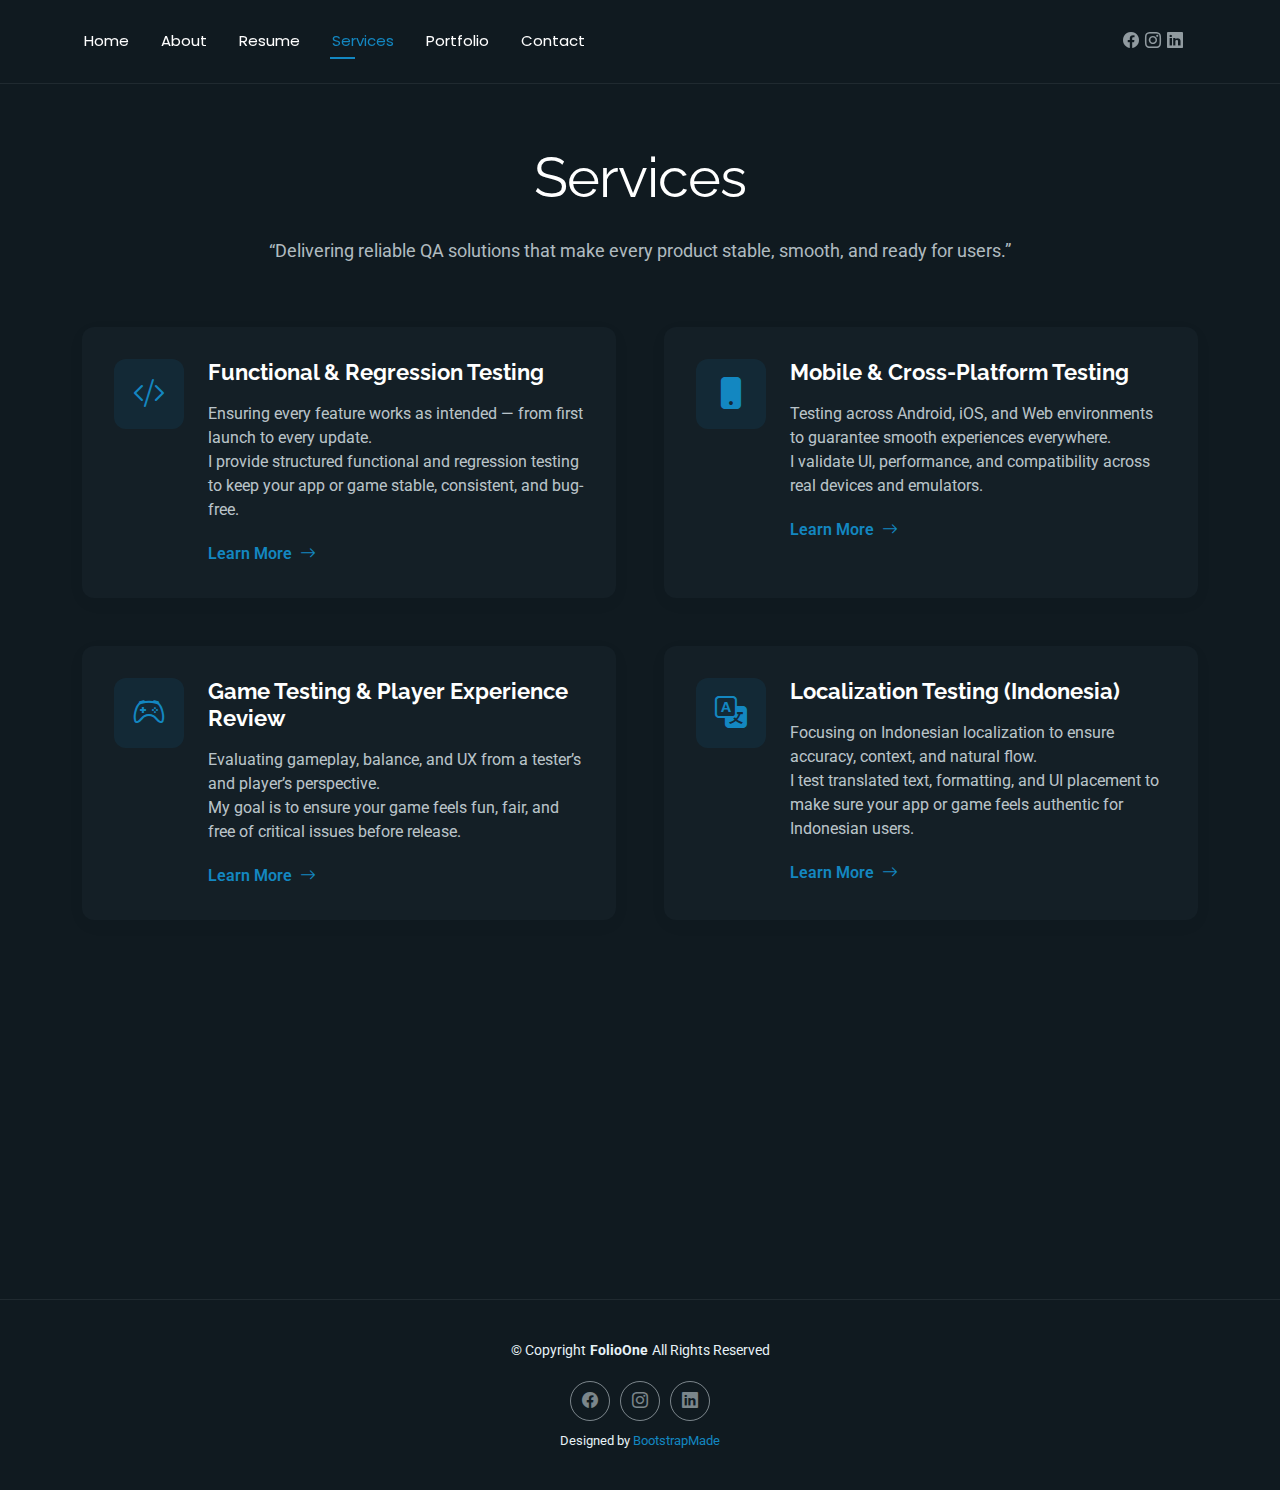
<file: services.html>
<!DOCTYPE html>
<html data-bs-theme="light" lang="en">

<head>
    <meta charset="utf-8">
    <meta name="viewport" content="width=device-width, initial-scale=1.0, shrink-to-fit=no">
    <title>QA Services | Habibi Yasin – Game &amp; App Testing</title>
    <meta name="keywords" content="">
    <meta name="description" content="Discover Habibi Yasin’s professional QA services including manual testing, automation, localization, usability, and security testing for games and apps.">
    <link rel="stylesheet" href="assets/bootstrap/css/bootstrap.min.css">
    <link rel="stylesheet" href="https://fonts.googleapis.com/css2?family=Roboto:ital,wght@0,100;0,300;0,400;0,500;0,700;0,900;1,100;1,300;1,400;1,500;1,700;1,900&amp;family=Poppins:ital,wght@0,100;0,200;0,300;0,400;0,500;0,600;0,700;0,800;0,900;1,100;1,200;1,300;1,400;1,500;1,600;1,700;1,800;1,900&amp;family=Raleway:ital,wght@0,100;0,200;0,300;0,400;0,500;0,600;0,700;0,800;0,900;1,100;1,200;1,300;1,400;1,500;1,600;1,700;1,800;1,900&amp;display=swap">
    <link rel="stylesheet" href="assets/css/bootstrap-icons.css">
    <link rel="stylesheet" href="assets/css/swiper-icons.css">
    <link rel="stylesheet" href="assets/css/aos.min.css">
    <link rel="stylesheet" href="assets/css/vendor/bootstrap/css/bootstrap.min.css">
    <link rel="stylesheet" href="assets/css/vendor/bootstrap-icons/bootstrap-icons.css">
    <link rel="stylesheet" href="assets/css/vendor/glightbox/css/glightbox.min.css">
    <link rel="stylesheet" href="assets/css/vendor/swiper/swiper-bundle.min.css">
    <link rel="stylesheet" href="assets/css/vendor/aos/aos.css">
    <link rel="stylesheet" href="assets/css/css/main.css">
</head>

<body class="services-page">
    <header class="d-flex align-items-center header light-background sticky-top" id="header">
        <div class="container position-relative d-flex justify-content-between align-items-center">
            <nav id="navmenu" class="navmenu">
                <ul>
                    <li><a href="index.html">Home</a></li>
                    <li><a href="about.html">About</a></li>
                    <li><a href="resume.html">Resume</a></li>
                    <li><a href="services.html" class="active">Services</a></li>
                    <li><a href="portfolio.html">Portfolio</a></li>
                    <li><a href="contact.html">Contact</a></li>
                </ul><i class="d-xl-none mobile-nav-toggle bi bi-list"></i>
            </nav><div class="header-social-links"><a class="twitter" href="#"></a><a class="facebook" href="https://www.facebook.com/habibi.yasin32/" target="_blank" rel="noopener norferrer"><i class="bi bi-facebook"></i></a><a class="instagram" href="https://www.instagram.com/bibiasin/" target="_blank" rel="noopener noreferrer"><i class="bi bi-instagram"></i></a><a class="linkedin" href="https://www.linkedin.com/in/habibi-yasin-521163173/" target="_blank" rel="noopener noreferrer"><i class="bi bi-linkedin"></i></a></div>
        </div>
    </header>
    <main class="main">
        <section id="services" class="services section">
            <div class="container section-title" data-aos="fade-up">
                <h2>Services</h2>
                <p>“Delivering reliable QA solutions that make every product stable, smooth, and ready for users.”</p>
            </div>
            <div class="container" data-aos="fade-up" data-aos-delay="100">
                <div class="row justify-content-center g-5">
                    <div class="col-md-6" data-aos="fade-right" data-aos-delay="100">
                        <div class="service-item">
                            <div class="service-icon"><i class="bi bi-code-slash"></i></div>
                            <div class="service-content">
                                <h3>Functional &amp; Regression Testing</h3>
                                <p>Ensuring every feature works as intended — from first launch to every update.<br>I provide structured functional and regression testing to keep your app or game stable, consistent, and bug-free.</p><a href="service-details.html" class="service-link"><span>Learn More</span><i class="bi bi-arrow-right"></i></a>
                            </div>
                        </div>
                    </div>
                    <div class="col-md-6" data-aos="fade-left" data-aos-delay="100">
                        <div class="service-item">
                            <div class="service-icon"><i class="bi bi-phone-fill"></i></div>
                            <div class="service-content">
                                <h3>Mobile &amp; Cross-Platform Testing</h3>
                                <p>Testing across Android, iOS, and Web environments to guarantee smooth experiences everywhere.<br>I validate UI, performance, and compatibility across real devices and emulators.</p><a href="service-details.html" class="service-link"><span>Learn More</span><i class="bi bi-arrow-right"></i></a>
                            </div>
                        </div>
                    </div>
                    <div class="col-md-6" data-aos="fade-right" data-aos-delay="200">
                        <div class="service-item">
                            <div class="service-icon"><i class="bi bi-controller"></i></div>
                            <div class="service-content">
                                <h3>Game Testing &amp; Player Experience Review</h3>
                                <p>Evaluating gameplay, balance, and UX from a tester’s and player’s perspective.<br>My goal is to ensure your game feels fun, fair, and free of critical issues before release.</p><a href="service-details.html" class="service-link"><span>Learn More</span><i class="bi bi-arrow-right"></i></a>
                            </div>
                        </div>
                    </div>
                    <div class="col-md-6" data-aos="fade-left" data-aos-delay="200">
                        <div class="service-item">
                            <div class="service-icon"><i class="bi bi-translate"></i></div>
                            <div class="service-content">
                                <h3>Localization Testing (Indonesia)</h3>
                                <p>Focusing on Indonesian localization to ensure accuracy, context, and natural flow.<br>I test translated text, formatting, and UI placement to make sure your app or game feels authentic for Indonesian users.</p><a href="service-details.html" class="service-link"><span>Learn More</span><i class="bi bi-arrow-right"></i></a>
                            </div>
                        </div>
                    </div>
                    <div class="col-md-6" data-aos="fade-right" data-aos-delay="300">
                        <div class="service-item">
                            <div class="service-icon"><i class="bi bi-eye"></i></div>
                            <div class="service-content">
                                <h3>Usability &amp; UI/UX Evaluation</h3>
                                <p>Testing from the user’s point of view to uncover friction points and improve accessibility.<br>I focus on clarity, intuitiveness, and how real users perceive your design.</p><a href="service-details.html" class="service-link"><span>Learn More</span><i class="bi bi-arrow-right"></i></a>
                            </div>
                        </div>
                    </div>
                    <div class="col-md-6" data-aos="fade-left" data-aos-delay="300">
                        <div class="service-item">
                            <div class="service-icon"><i class="bi bi-shield-lock"></i></div>
                            <div class="service-content">
                                <h3>Security Testing</h3>
                                <p>Identifying vulnerabilities before attackers do.<br>I conduct surface-level security and behavior validation to ensure your product’s data and user interactions stay safe.<br><br></p><a href="service-details.html" class="service-link"><span>Learn More</span><i class="bi bi-arrow-right"></i></a>
                            </div>
                        </div>
                    </div>
                </div>
            </div>
        </section>
    </main>
    <footer id="footer" class="footer">
        <div class="container">
            <div class="text-center copyright">
                <p>© <span>Copyright</span><strong class="px-1 sitename">FolioOne</strong><span>All Rights Reserved<br></span></p>
            </div><div class="d-flex justify-content-center social-links">
  <a class="facebook" href="https://www.facebook.com/habibi.yasin32/" target="_blank" rel="noopener noreferrer">
    <i class="bi bi-facebook"></i>
  </a>
  <a class="instagram" href="https://www.instagram.com/bibiasin/" target="_blank" rel="noopener noreferrer">
    <i class="bi bi-instagram"></i>
  </a>
  <a class="linkedin" href="https://www.linkedin.com/in/habibi-yasin-521163173/" target="_blank" rel="noopener noreferrer">
    <i class="bi bi-linkedin"></i>
  </a>
</div>

            <div class="credits"><span> Designed by </span><a href="https://bootstrapmade.com/">BootstrapMade</a></div>
        </div>
    </footer><a class="d-flex justify-content-center align-items-center scroll-top" href="#" id="scroll-top"><i class="bi bi-arrow-up-short"></i></a>
    <script src="assets/bootstrap/js/bootstrap.min.js"></script>
    <script src="assets/js/aos.min.js"></script>
    <script src="assets/js/bs-init.js"></script>
    <script src="assets/js/vendor/bootstrap/js/bootstrap.bundle.min.js"></script>
    <script src="assets/js/vendor/aos/aos.js"></script>
    <script src="assets/js/vendor/typed.js/typed.umd.js"></script>
    <script src="assets/js/vendor/purecounter/purecounter_vanilla.js"></script>
    <script src="assets/js/vendor/waypoints/noframework.waypoints.js"></script>
    <script src="assets/js/vendor/imagesloaded/imagesloaded.pkgd.min.js"></script>
    <script src="assets/js/vendor/isotope-layout/isotope.pkgd.min.js"></script>
    <script src="assets/js/vendor/glightbox/js/glightbox.min.js"></script>
    <script src="assets/js/vendor/swiper/swiper-bundle.min.js"></script>
    <script src="assets/js/vendor/php-email-form/validate.js"></script>
    <script src="assets/js/js/main.js"></script>
</body>

</html>
</file>
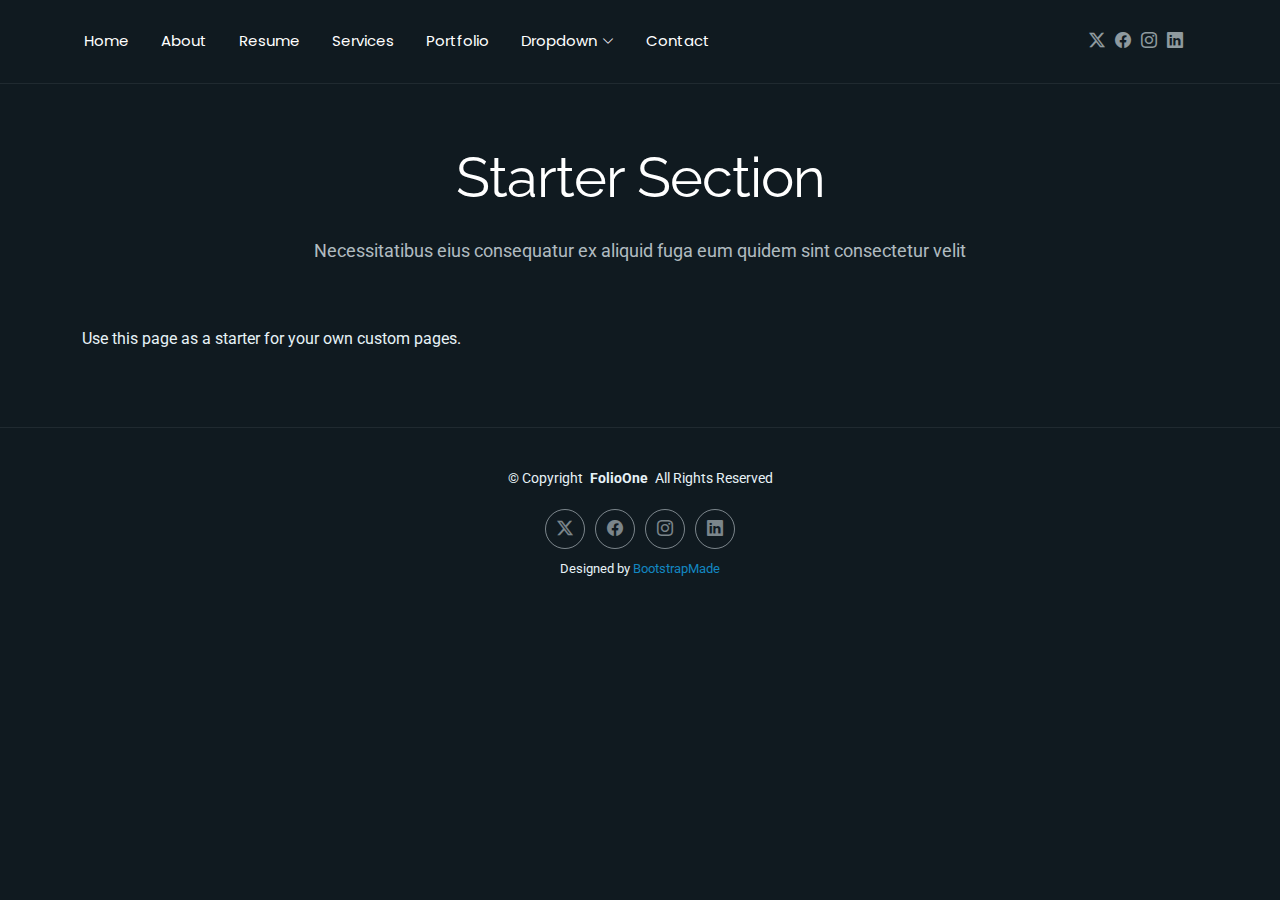
<file: starter-page.html>
<!DOCTYPE html>
<html lang="en">

<head>
  <meta charset="utf-8">
  <meta content="width=device-width, initial-scale=1.0" name="viewport">
  <title>Starter Page - FolioOne Bootstrap Template</title>
  <meta name="description" content="">
  <meta name="keywords" content="">

  <!-- Favicons -->
  <link href="assets/img/favicon.png" rel="icon">
  <link href="assets/img/apple-touch-icon.png" rel="apple-touch-icon">

  <!-- Fonts -->
  <link href="https://fonts.googleapis.com" rel="preconnect">
  <link href="https://fonts.gstatic.com" rel="preconnect" crossorigin>
  <link href="https://fonts.googleapis.com/css2?family=Roboto:ital,wght@0,100;0,300;0,400;0,500;0,700;0,900;1,100;1,300;1,400;1,500;1,700;1,900&family=Poppins:ital,wght@0,100;0,200;0,300;0,400;0,500;0,600;0,700;0,800;0,900;1,100;1,200;1,300;1,400;1,500;1,600;1,700;1,800;1,900&family=Raleway:ital,wght@0,100;0,200;0,300;0,400;0,500;0,600;0,700;0,800;0,900;1,100;1,200;1,300;1,400;1,500;1,600;1,700;1,800;1,900&display=swap" rel="stylesheet">

  <!-- Vendor CSS Files -->
  <link href="assets/vendor/bootstrap/css/bootstrap.min.css" rel="stylesheet">
  <link href="assets/vendor/bootstrap-icons/bootstrap-icons.css" rel="stylesheet">
  <link href="assets/vendor/aos/aos.css" rel="stylesheet">
  <link href="assets/vendor/swiper/swiper-bundle.min.css" rel="stylesheet">
  <link href="assets/vendor/glightbox/css/glightbox.min.css" rel="stylesheet">

  <!-- Main CSS File -->
  <link href="assets/css/main.css" rel="stylesheet">

  <!-- =======================================================
  * Template Name: FolioOne
  * Template URL: https://bootstrapmade.com/folioone-bootstrap-portfolio-website-template/
  * Updated: Aug 23 2025 with Bootstrap v5.3.7
  * Author: BootstrapMade.com
  * License: https://bootstrapmade.com/license/
  ======================================================== -->
</head>

<body class="starter-page-page">

  <header id="header" class="header d-flex align-items-center light-background sticky-top">
    <div class="container position-relative d-flex align-items-center justify-content-between">

      <!-- <a href="index.html" class="logo d-flex align-items-center me-auto me-xl-0">
      <img src="assets/img/logo.webp" alt="">
      <h1 class="sitename">FolioOne</h1> 
    </a> -->

      <nav id="navmenu" class="navmenu">
        <ul>
          <li><a href="index.html">Home</a></li>
          <li><a href="about.html">About</a></li>
          <li><a href="resume.html">Resume</a></li>
          <li><a href="services.html">Services</a></li>
          <li><a href="portfolio.html">Portfolio</a></li>
          <li class="dropdown"><a href="#"><span>Dropdown</span> <i class="bi bi-chevron-down toggle-dropdown"></i></a>
            <ul>
              <li><a href="#">Dropdown 1</a></li>
              <li class="dropdown"><a href="#"><span>Deep Dropdown</span> <i class="bi bi-chevron-down toggle-dropdown"></i></a>
                <ul>
                  <li><a href="#">Deep Dropdown 1</a></li>
                  <li><a href="#">Deep Dropdown 2</a></li>
                  <li><a href="#">Deep Dropdown 3</a></li>
                  <li><a href="#">Deep Dropdown 4</a></li>
                  <li><a href="#">Deep Dropdown 5</a></li>
                </ul>
              </li>
              <li><a href="#">Dropdown 2</a></li>
              <li><a href="#">Dropdown 3</a></li>
              <li><a href="#">Dropdown 4</a></li>
            </ul>
          </li>
          <li><a href="contact.html">Contact</a></li>
        </ul>
        <i class="mobile-nav-toggle d-xl-none bi bi-list"></i>
      </nav>

      <div class="header-social-links">
        <a href="#" class="twitter"><i class="bi bi-twitter-x"></i></a>
        <a href="#" class="facebook"><i class="bi bi-facebook"></i></a>
        <a href="#" class="instagram"><i class="bi bi-instagram"></i></a>
        <a href="#" class="linkedin"><i class="bi bi-linkedin"></i></a>
      </div>

    </div>
  </header>

  <main class="main">

    <!-- Starter Section Section -->
    <section id="starter-section" class="starter-section section">

      <!-- Section Title -->
      <div class="container section-title" data-aos="fade-up">
        <h2>Starter Section</h2>
        <p>Necessitatibus eius consequatur ex aliquid fuga eum quidem sint consectetur velit</p>
      </div><!-- End Section Title -->

      <div class="container" data-aos="fade-up">
        <p>Use this page as a starter for your own custom pages.</p>
      </div>

    </section><!-- /Starter Section Section -->

  </main>

  <footer id="footer" class="footer">

    <div class="container">
      <div class="copyright text-center ">
        <p>© <span>Copyright</span> <strong class="px-1 sitename">FolioOne</strong> <span>All Rights Reserved<br></span></p>
      </div>
      <div class="social-links d-flex justify-content-center">
        <a href=""><i class="bi bi-twitter-x"></i></a>
        <a href=""><i class="bi bi-facebook"></i></a>
        <a href=""><i class="bi bi-instagram"></i></a>
        <a href=""><i class="bi bi-linkedin"></i></a>
      </div>
      <div class="credits">
        <!-- All the links in the footer should remain intact. -->
        <!-- You can delete the links only if you've purchased the pro version. -->
        <!-- Licensing information: https://bootstrapmade.com/license/ -->
        <!-- Purchase the pro version with working PHP/AJAX contact form: [buy-url] -->
        Designed by <a href="https://bootstrapmade.com/">BootstrapMade</a>
      </div>
    </div>

  </footer>

  <!-- Scroll Top -->
  <a href="#" id="scroll-top" class="scroll-top d-flex align-items-center justify-content-center"><i class="bi bi-arrow-up-short"></i></a>

  <!-- Preloader -->
  <div id="preloader"></div>

  <!-- Vendor JS Files -->
  <script src="assets/vendor/bootstrap/js/bootstrap.bundle.min.js"></script>
  <script src="assets/vendor/php-email-form/validate.js"></script>
  <script src="assets/vendor/aos/aos.js"></script>
  <script src="assets/vendor/typed.js/typed.umd.js"></script>
  <script src="assets/vendor/waypoints/noframework.waypoints.js"></script>
  <script src="assets/vendor/purecounter/purecounter_vanilla.js"></script>
  <script src="assets/vendor/swiper/swiper-bundle.min.js"></script>
  <script src="assets/vendor/imagesloaded/imagesloaded.pkgd.min.js"></script>
  <script src="assets/vendor/isotope-layout/isotope.pkgd.min.js"></script>
  <script src="assets/vendor/glightbox/js/glightbox.min.js"></script>

  <!-- Main JS File -->
  <script src="assets/js/main.js"></script>

</body>

</html>
</file>
<file: assets/css/css/main.css>
/* *
* Template Name: FolioOne
* Template URL: https://bootstrapmade.com/folioone-bootstrap-portfolio-website-template/
* Updated: Aug 23 2025 with Bootstrap v5.3.7
* Author: BootstrapMade.com
* License: https://bootstrapmade.com/license/ */

/* --------------------------------------------------------------
# Font & Color Variables
# Help: https://bootstrapmade.com/color-system/
-------------------------------------------------------------- */

/* Fonts */

:root {
  --default-font: "Roboto", system-ui, -apple-system, "Segoe UI", Roboto, "Helvetica Neue", Arial, "Noto Sans", "Liberation Sans", sans-serif, "Apple Color Emoji", "Segoe UI Emoji", "Segoe UI Symbol", "Noto Color Emoji";
  --heading-font: "Raleway", sans-serif;
  --nav-font: "Poppins", sans-serif;
}

/* Global Colors - The following color variables are used throughout the website. Updating them here will change the color scheme of the entire website */

:root {
  --background-color: #101a20;
  --default-color: #e7f2f7;
  --heading-color: #ffffff;
  --accent-color: #1387c1;
  --surface-color: #141f26;
  --contrast-color: #ffffff;
}

/* Nav Menu Colors - The following color variables are used specifically for the navigation menu. They are separate from the global colors to allow for more customization options */

:root {
  --nav-color: #ffffff;
  --nav-hover-color: #1387c1;
  --nav-mobile-background-color: #213642;
  --nav-dropdown-background-color: #051117;
  --nav-dropdown-color: #e7f2f7;
  --nav-dropdown-hover-color: #1387c1;
}

/* Color Presets - These classes override global colors when applied to any section or element, providing reuse of the sam color scheme. */

.light-background {
  --background-color: #142027;
  --surface-color: #325264;
}

.dark-background {
  --background-color: #0b1419;
  --default-color: #ffffff;
  --heading-color: #ffffff;
  --surface-color: #252525;
  --contrast-color: #ffffff;
}

/* Smooth scroll */

:root {
  scroll-behavior: smooth;
}

/* --------------------------------------------------------------
# General Styling & Shared Classes
-------------------------------------------------------------- */

body {
  color: var(--default-color);
  background-color: var(--background-color);
  font-family: var(--default-font);
}

a {
  color: var(--accent-color);
  text-decoration: none;
  transition: 0.3s;
}

a:hover {
  color: color-mix(in srgb, var(--accent-color), transparent 25%);
  text-decoration: none;
}

h1, h2, h3, h4, h5, h6 {
  color: var(--heading-color);
  font-family: var(--heading-font);
}

/* PHP Email Form Messages
------------------------------ */

.php-email-form .error-message {
  display: none;
  background: #df1529;
  color: #ffffff;
  text-align: left;
  padding: 15px;
  margin-bottom: 24px;
  font-weight: 600;
}

.php-email-form .sent-message {
  display: none;
  color: #ffffff;
  background: #059652;
  text-align: center;
  padding: 15px;
  margin-bottom: 24px;
  font-weight: 600;
}

.php-email-form .loading {
  display: none;
  background: var(--surface-color);
  text-align: center;
  padding: 15px;
  margin-bottom: 24px;
}

.php-email-form .loading:before {
  content: "";
  display: inline-block;
  border-radius: 50%;
  width: 24px;
  height: 24px;
  margin: 0 10px -6px 0;
  border: 3px solid var(--accent-color);
  border-top-color: var(--surface-color);
  animation: php-email-form-loading 1s linear infinite;
}

@keyframes php-email-form-loading {
  0% {
    transform: rotate(0deg);
  }
  100% {
    transform: rotate(360deg);
  }
}

/* --------------------------------------------------------------
# Global Header
-------------------------------------------------------------- */

.header {
  --background-color: rgba(255, 255, 255, 0);
  color: var(--default-color);
  background-color: var(--background-color);
  padding: 15px 0;
  transition: all 0.5s;
  z-index: 997;
  border-bottom: 1px solid color-mix(in srgb, var(--default-color), transparent 92%);
}

.header .logo {
  line-height: 1;
}

.header .logo img {
  max-height: 36px;
  margin-right: 8px;
}

.header .logo h1 {
  font-size: 32px;
  margin: 0;
  font-weight: 400;
  color: var(--heading-color);
}

.header .header-social-links {
  padding-right: 15px;
}

.header .header-social-links a {
  color: color-mix(in srgb, var(--default-color), transparent 40%);
  padding-left: 6px;
  display: inline-block;
  transition: 0.3s;
  font-size: 16px;
}

.header .header-social-links a:hover {
  color: var(--default-color);
}

.header .header-social-links a i {
  line-height: 0px;
}

@media (max-width: 1200px) {
  .header .logo {
    order: 1;
  }
}

@media (max-width: 1200px) {
  .header .header-social-links {
    order: 2;
  }
}

@media (max-width: 1200px) {
  .header .navmenu {
    order: 3;
  }
}

/* Global Header on Scroll
------------------------------ */

.scrolled .header {
  --background-color: rgba(16, 26, 32, 0.9);
}

/* --------------------------------------------------------------
# Navigation Menu
-------------------------------------------------------------- */

/* Desktop Navigation */

@media (min-width: 1200px) {
  .navmenu {
    padding: 0;
  }
}

@media (min-width: 1200px) {
  .navmenu ul {
    margin: 0;
    padding: 0;
    display: flex;
    list-style: none;
    align-items: center;
  }
}

@media (min-width: 1200px) {
  .navmenu li {
    position: relative;
  }
}

@media (min-width: 1200px) {
  .navmenu > ul > li {
    white-space: nowrap;
    padding: 15px 28px 15px 0;
  }
}

@media (min-width: 1200px) {
  .navmenu > ul > li:last-child {
    padding-right: 0;
  }
}

@media (min-width: 1200px) {
  .navmenu a, .navmenu a:focus {
    color: var(--nav-color);
    font-size: 15px;
    padding: 0 2px;
    font-family: var(--nav-font);
    font-weight: 400;
    display: flex;
    align-items: center;
    justify-content: space-between;
    white-space: nowrap;
    transition: 0.3s;
    position: relative;
  }
}

@media (min-width: 1200px) {
  .navmenu a i, .navmenu a:focus i {
    font-size: 12px;
    line-height: 0;
    margin-left: 5px;
    transition: 0.3s;
  }
}

@media (min-width: 1200px) {
  .navmenu > ul > li > a:before {
    content: "";
    position: absolute;
    height: 2px;
    bottom: -6px;
    left: 0;
    background-color: var(--nav-hover-color);
    visibility: hidden;
    width: 0px;
    transition: all 0.3s ease-in-out 0s;
  }
}

@media (min-width: 1200px) {
  .navmenu a:hover:before, .navmenu li:hover > a:before, .navmenu .active:before {
    visibility: visible;
    width: 25px;
  }
}

@media (min-width: 1200px) {
  .navmenu li:hover > a, .navmenu .active, .navmenu .active:focus {
    color: var(--nav-hover-color);
  }
}

@media (min-width: 1200px) {
  .navmenu .dropdown ul {
    margin: 0;
    padding: 10px 0;
    background: var(--nav-dropdown-background-color);
    display: block;
    position: absolute;
    visibility: hidden;
    left: -5px;
    top: 130%;
    opacity: 0;
    transition: 0.3s;
    border-radius: 4px;
    z-index: 99;
    box-shadow: 0px 0px 30px rgba(0, 0, 0, 0.1);
  }
}

@media (min-width: 1200px) {
  .navmenu .dropdown ul li {
    min-width: 200px;
  }
}

@media (min-width: 1200px) {
  .navmenu .dropdown ul a {
    padding: 10px 20px;
    font-size: 15px;
    text-transform: none;
    color: var(--nav-dropdown-color);
  }
}

@media (min-width: 1200px) {
  .navmenu .dropdown ul a i {
    font-size: 12px;
  }
}

@media (min-width: 1200px) {
  .navmenu .dropdown ul a:hover, .navmenu .dropdown ul .active:hover, .navmenu .dropdown ul li:hover > a {
    color: var(--nav-dropdown-hover-color);
  }
}

@media (min-width: 1200px) {
  .navmenu .dropdown:hover > ul {
    opacity: 1;
    top: 100%;
    visibility: visible;
  }
}

@media (min-width: 1200px) {
  .navmenu .dropdown .dropdown ul {
    top: 0;
    left: -90%;
    visibility: hidden;
  }
}

@media (min-width: 1200px) {
  .navmenu .dropdown .dropdown:hover > ul {
    opacity: 1;
    top: 0;
    left: -100%;
    visibility: visible;
  }
}

/* Mobile Navigation */

@media (max-width: 1199px) {
  .mobile-nav-toggle {
    color: var(--nav-color);
    font-size: 28px;
    line-height: 0;
    margin-right: 10px;
    cursor: pointer;
    transition: color 0.3s;
  }
}

@media (max-width: 1199px) {
  .navmenu {
    padding: 0;
    z-index: 9997;
  }
}

@media (max-width: 1199px) {
  .navmenu ul {
    display: none;
    list-style: none;
    position: absolute;
    inset: 60px 20px 20px 20px;
    padding: 10px 0;
    margin: 0;
    border-radius: 6px;
    background-color: var(--nav-mobile-background-color);
    border: 1px solid color-mix(in srgb, var(--default-color), transparent 90%);
    box-shadow: none;
    overflow-y: auto;
    transition: 0.3s;
    z-index: 9998;
  }
}

@media (max-width: 1199px) {
  .navmenu a, .navmenu a:focus {
    color: var(--nav-dropdown-color);
    padding: 10px 20px;
    font-family: var(--nav-font);
    font-size: 17px;
    font-weight: 500;
    display: flex;
    align-items: center;
    justify-content: space-between;
    white-space: nowrap;
    transition: 0.3s;
  }
}

@media (max-width: 1199px) {
  .navmenu a i, .navmenu a:focus i {
    font-size: 12px;
    line-height: 0;
    margin-left: 5px;
    width: 30px;
    height: 30px;
    display: flex;
    align-items: center;
    justify-content: center;
    border-radius: 50%;
    transition: 0.3s;
    background-color: color-mix(in srgb, var(--accent-color), transparent 90%);
  }
}

@media (max-width: 1199px) {
  .navmenu a i:hover, .navmenu a:focus i:hover {
    background-color: var(--accent-color);
    color: var(--contrast-color);
  }
}

@media (max-width: 1199px) {
  .navmenu a:hover, .navmenu .active, .navmenu .active:focus {
    color: var(--nav-dropdown-hover-color);
  }
}

@media (max-width: 1199px) {
  .navmenu .active i, .navmenu .active:focus i {
    background-color: var(--accent-color);
    color: var(--contrast-color);
    transform: rotate(180deg);
  }
}

@media (max-width: 1199px) {
  .navmenu .dropdown ul {
    position: static;
    display: none;
    z-index: 99;
    padding: 10px 0;
    margin: 10px 20px;
    background-color: var(--nav-dropdown-background-color);
    transition: all 0.5s ease-in-out;
  }
}

@media (max-width: 1199px) {
  .navmenu .dropdown ul ul {
    background-color: rgba(33, 37, 41, 0.1);
  }
}

@media (max-width: 1199px) {
  .navmenu .dropdown > .dropdown-active {
    display: block;
    background-color: rgba(33, 37, 41, 0.03);
  }
}

@media (max-width: 1199px) {
  .mobile-nav-active {
    overflow: hidden;
  }
}

@media (max-width: 1199px) {
  .mobile-nav-active .mobile-nav-toggle {
    color: #fff;
    position: absolute;
    font-size: 32px;
    top: 15px;
    right: 15px;
    margin-right: 0;
    z-index: 9999;
  }
}

@media (max-width: 1199px) {
  .mobile-nav-active .navmenu {
    position: fixed;
    overflow: hidden;
    inset: 0;
    background: rgba(33, 37, 41, 0.8);
    transition: 0.3s;
  }
}

@media (max-width: 1199px) {
  .mobile-nav-active .navmenu > ul {
    display: block;
  }
}

/* --------------------------------------------------------------
# Global Footer
-------------------------------------------------------------- */

.footer {
  color: var(--default-color);
  background-color: var(--background-color);
  font-size: 14px;
  padding: 40px 0;
  position: relative;
  border-top: 1px solid color-mix(in srgb, var(--default-color), transparent 92%);
}

.footer .copyright p {
  margin-bottom: 0;
}

.footer .social-links {
  margin-top: 20px;
}

.footer .social-links a {
  display: flex;
  align-items: center;
  justify-content: center;
  width: 40px;
  height: 40px;
  border-radius: 50%;
  border: 1px solid color-mix(in srgb, var(--default-color), transparent 50%);
  font-size: 16px;
  color: color-mix(in srgb, var(--default-color), transparent 50%);
  margin: 0 5px;
  transition: 0.3s;
}

.footer .social-links a:hover {
  color: var(--accent-color);
  border-color: var(--accent-color);
}

.footer .credits {
  margin-top: 10px;
  font-size: 13px;
  text-align: center;
}

/* --------------------------------------------------------------
# Preloader
-------------------------------------------------------------- */

#preloader {
  position: fixed;
  inset: 0;
  z-index: 9999;
  overflow: hidden;
  background-color: var(--background-color);
  transition: all 0.6s ease-out;
  width: 100%;
  height: 100vh;
}

#preloader:before, #preloader:after {
  content: "";
  position: absolute;
  border: 4px solid var(--accent-color);
  border-radius: 50%;
  animation: animate-preloader 2s cubic-bezier(0, 0.2, 0.8, 1) infinite;
}

#preloader:after {
  animation-delay: -0.5s;
}

@keyframes animate-preloader {
  0% {
    width: 10px;
    height: 10px;
    top: calc(50% - 5px);
    left: calc(50% - 5px);
    opacity: 1;
  }
  100% {
    width: 72px;
    height: 72px;
    top: calc(50% - 36px);
    left: calc(50% - 36px);
    opacity: 0;
  }
}

/* --------------------------------------------------------------
# Scroll Top Button
-------------------------------------------------------------- */

.scroll-top {
  position: fixed;
  visibility: hidden;
  opacity: 0;
  right: 15px;
  bottom: -15px;
  z-index: 99999;
  background-color: var(--accent-color);
  width: 44px;
  height: 44px;
  border-radius: 50px;
  transition: all 0.4s;
}

.scroll-top i {
  font-size: 24px;
  color: var(--contrast-color);
  line-height: 0;
}

.scroll-top:hover {
  background-color: color-mix(in srgb, var(--accent-color), transparent 20%);
  color: var(--contrast-color);
}

.scroll-top.active {
  visibility: visible;
  opacity: 1;
  bottom: 15px;
}

/* --------------------------------------------------------------
# Disable aos animation delay on mobile devices
-------------------------------------------------------------- */

@media screen and (max-width: 768px) {
  [data-aos-delay] {
    transition-delay: 0 !important;
  }
}

/* --------------------------------------------------------------
# Global Page Titles & Breadcrumbs
-------------------------------------------------------------- */

.page-title {
  color: var(--default-color);
  background-color: var(--background-color);
  position: relative;
}

.page-title .heading {
  padding: 80px 0;
  border-top: 1px solid color-mix(in srgb, var(--default-color), transparent 90%);
}

.page-title .heading h1 {
  font-size: 38px;
  font-weight: 700;
}

.page-title nav {
  background-color: color-mix(in srgb, var(--default-color), transparent 96%);
  padding: 20px 0;
}

.page-title nav ol {
  display: flex;
  flex-wrap: wrap;
  list-style: none;
  padding: 0;
  margin: 0;
  font-size: 16px;
  font-weight: 400;
}

.page-title nav ol li + li {
  padding-left: 10px;
}

.page-title nav ol li + li::before {
  content: "/";
  display: inline-block;
  padding-right: 10px;
  color: color-mix(in srgb, var(--default-color), transparent 70%);
}

/* --------------------------------------------------------------
# Global Sections
-------------------------------------------------------------- */

section, .section {
  color: var(--default-color);
  background-color: var(--background-color);
  padding: 60px 0;
  scroll-margin-top: 100px;
  overflow: clip;
}

@media (max-width: 1199px) {
  section, .section {
    scroll-margin-top: 66px;
  }
}

/* --------------------------------------------------------------
# Global Section Titles
-------------------------------------------------------------- */

.section-title {
  text-align: center;
  padding-bottom: 60px;
  position: relative;
}

.section-title h2 {
  font-size: 3.5rem;
  font-weight: 400;
  line-height: 1.2;
  color: var(--heading-color);
  margin-bottom: 1.5rem;
  letter-spacing: -1px;
}

@media (max-width: 768px) {
  .section-title h2 {
    font-size: 2.5rem;
  }
}

.section-title p {
  font-size: 1.125rem;
  line-height: 1.8;
  color: color-mix(in srgb, var(--default-color), transparent 25%);
  max-width: 900px;
  margin: 0 auto;
  text-wrap: balance;
}

/* --------------------------------------------------------------
# Hero Section
-------------------------------------------------------------- */

.hero {
  padding: 80px 0;
  min-height: 100vh;
  display: flex;
  align-items: center;
}

.hero .hero-content h1 {
  font-size: 3.5rem;
  font-weight: 700;
  margin-bottom: 1rem;
  line-height: 1.2;
}

.hero .hero-content h1 .highlight {
  color: var(--accent-color);
  position: relative;
}

.hero .hero-content h1 .highlight::after {
  content: "";
  position: absolute;
  bottom: 0;
  left: 0;
  width: 100%;
  height: 3px;
  background: linear-gradient(90deg, var(--accent-color), color-mix(in srgb, var(--accent-color), transparent 50%));
  border-radius: 2px;
}

@media (max-width: 768px) {
  .hero .hero-content h1 {
    font-size: 2.5rem;
  }
}

.hero .hero-content h2 {
  font-size: 1.5rem;
  font-weight: 400;
  margin-bottom: 2rem;
  color: color-mix(in srgb, var(--default-color), transparent 20%);
}

.hero .hero-content h2 .typed {
  color: var(--accent-color);
  font-weight: 600;
}

@media (max-width: 768px) {
  .hero .hero-content h2 {
    font-size: 1.25rem;
  }
}

.hero .hero-content p {
  font-size: 1.1rem;
  line-height: 1.6;
  margin-bottom: 2.5rem;
  color: color-mix(in srgb, var(--default-color), transparent 30%);
}

.hero .hero-actions {
  display: flex;
  gap: 1rem;
  margin-bottom: 3rem;
}

.hero .hero-actions .btn {
  padding: 12px 30px;
  border-radius: 50px;
  font-weight: 600;
  text-decoration: none;
  transition: all 0.3s ease;
  border: 2px solid;
}

.hero .hero-actions .btn.btn-primary {
  background: var(--accent-color);
  color: var(--contrast-color);
  border-color: var(--accent-color);
}

.hero .hero-actions .btn.btn-primary:hover {
  background: color-mix(in srgb, var(--accent-color), black 15%);
  border-color: color-mix(in srgb, var(--accent-color), black 15%);
  transform: translateY(-2px);
}

.hero .hero-actions .btn.btn-outline {
  background: transparent;
  color: var(--accent-color);
  border-color: var(--accent-color);
}

.hero .hero-actions .btn.btn-outline:hover {
  transform: translateY(-2px);
}

@media (max-width: 576px) {
  .hero .hero-actions {
    flex-direction: column;
  }
}

@media (max-width: 576px) {
  .hero .hero-actions .btn {
    text-align: center;
  }
}

.hero .social-links {
  display: flex;
  gap: 1rem;
}

.hero .social-links a {
  width: 45px;
  height: 45px;
  background: var(--surface-color);
  border-radius: 50%;
  display: flex;
  align-items: center;
  justify-content: center;
  color: var(--default-color);
  font-size: 1.2rem;
  transition: all 0.3s ease;
}

.hero .social-links a:hover {
  background: var(--accent-color);
  color: var(--contrast-color);
  transform: translateY(-3px);
  box-shadow: 0 8px 25px color-mix(in srgb, var(--accent-color), transparent 70%);
}

.hero .hero-image {
  position: relative;
}

.hero .hero-image .image-wrapper {
  position: relative;
  max-width: 450px;
  margin: 0 auto;
}

.hero .hero-image .image-wrapper img {
  border-radius: 20px;
  box-shadow: 0 5px 15px color-mix(in srgb, var(--default-color), transparent 95%);
  transition: transform 0.3s ease;
}

.hero .hero-image .image-wrapper img:hover {
  transform: scale(1.02);
}

.hero .hero-image .floating-elements {
  position: absolute;
  top: 0;
  left: 0;
  right: 0;
  bottom: 0;
  pointer-events: none;
}

.hero .hero-image .floating-elements .floating-card {
  position: absolute;
  background: var(--surface-color);
  padding: 15px 20px;
  border-radius: 15px;
  box-shadow: 0 10px 30px color-mix(in srgb, var(--default-color), transparent 90%);
  display: flex;
  align-items: center;
  gap: 10px;
  font-weight: 600;
  animation: float 3s ease-in-out infinite;
}

.hero .hero-image .floating-elements .floating-card i {
  font-size: 1.5rem;
  color: var(--accent-color);
}

.hero .hero-image .floating-elements .floating-card.design {
  top: 10%;
  right: -10%;
  animation-delay: 0s;
}

.hero .hero-image .floating-elements .floating-card.code {
  bottom: 30%;
  left: -15%;
  animation-delay: 1s;
}

.hero .hero-image .floating-elements .floating-card.creativity {
  top: 60%;
  right: -5%;
  animation-delay: 2s;
}

@media (max-width: 992px) {
  .hero .hero-image .floating-elements .floating-card {
    display: none;
  }
}

@keyframes float {
  0%, 100% {
    transform: translateY(0px);
  }
  50% {
    transform: translateY(-10px);
  }
}

@media (max-width: 992px) {
  .hero .hero-content {
    text-align: center;
    margin-bottom: 3rem;
  }
}

/* --------------------------------------------------------------
# About Section
-------------------------------------------------------------- */

.about .intro-content .eyebrow {
  display: inline-block;
  letter-spacing: 0.12em;
  text-transform: uppercase;
  font-size: 12px;
  color: color-mix(in srgb, var(--default-color), transparent 40%);
  margin-bottom: 16px;
}

.about .intro-content .headline {
  font-family: var(--heading-font);
  font-weight: 300;
  line-height: 1.2;
  font-size: clamp(28px, 4vw, 44px);
  margin: 0 0 24px 0;
}

.about .intro-content .lead {
  font-size: 18px;
  line-height: 1.8;
  color: color-mix(in srgb, var(--default-color), transparent 10%);
  margin-bottom: 24px;
}

.about .intro-content p {
  line-height: 1.8;
  margin-bottom: 24px;
  color: color-mix(in srgb, var(--default-color), transparent 5%);
}

.about .intro-content .cta-group {
  display: flex;
  gap: 24px;
  align-items: center;
  margin-top: 24px;
}

.about .intro-content .cta-group .btn-ghost {
  display: inline-flex;
  align-items: center;
  gap: 8px;
  padding: 12px 18px;
  border-radius: 6px;
  color: var(--accent-color);
  background: color-mix(in srgb, var(--accent-color), transparent 92%);
  border: 1px solid color-mix(in srgb, var(--accent-color), transparent 70%);
  transition: 0.3s ease-in-out;
}

.about .intro-content .cta-group .btn-ghost:hover, .about .intro-content .cta-group .btn-ghost:focus {
  color: var(--contrast-color);
  background: var(--accent-color);
  border-color: var(--accent-color);
  outline: none;
  box-shadow: 0 0 0 3px color-mix(in srgb, var(--accent-color), transparent 70%);
}

.about .intro-content .cta-group .link-underline {
  display: inline-flex;
  align-items: center;
  gap: 8px;
  position: relative;
  color: var(--accent-color);
  padding-bottom: 4px;
  transition: 0.3s ease-in-out;
}

.about .intro-content .cta-group .link-underline::after {
  content: "";
  position: absolute;
  left: 0;
  right: 0;
  bottom: 0;
  height: 1px;
  background: color-mix(in srgb, var(--accent-color), transparent 40%);
  transform: scaleX(0.4);
  transform-origin: left;
  transition: 0.3s ease-in-out;
}

.about .intro-content .cta-group .link-underline:hover, .about .intro-content .cta-group .link-underline:focus {
  color: color-mix(in srgb, var(--accent-color), transparent 10%);
  outline: none;
}

.about .intro-content .cta-group .link-underline:hover::after, .about .intro-content .cta-group .link-underline:focus::after {
  transform: scaleX(1);
}

.about .profile-figure {
  margin: 0;
}

.about .profile-figure .profile-photo {
  width: 88%;
  max-width: 440px;
  border-radius: 18px;
  box-shadow: 0 10px 30px color-mix(in srgb, var(--default-color), transparent 92%);
  transform: translateY(0);
  transition: transform 0.3s ease-in-out;
}

.about .profile-figure .profile-caption {
  margin-top: 24px;
  display: flex;
  align-items: center;
  justify-content: center;
}

.about .profile-figure .profile-caption .meta {
  font-size: 14px;
  color: color-mix(in srgb, var(--default-color), transparent 20%);
}

.about .profile-figure .profile-caption .meta .funfact {
  font-size: 13px;
  margin-top: 4px;
  color: color-mix(in srgb, var(--default-color), transparent 35%);
}

.about .profile-figure:hover .profile-photo {
  transform: translateY(-4px);
}

.about .skill-item {
  padding: 24px;
  border-radius: 6px;
  transition: 0.3s ease-in-out;
  background: color-mix(in srgb, var(--surface-color), var(--accent-color) 2%);
  border: 1px solid color-mix(in srgb, var(--default-color), transparent 88%);
  height: 100%;
}

.about .skill-item i {
  font-size: 24px;
  color: var(--accent-color);
  margin-bottom: 16px;
  display: inline-block;
}

.about .skill-item h3 {
  font-size: 16px;
  margin-bottom: 6px;
  font-weight: 500;
}

.about .skill-item p {
  margin: 0;
  font-size: 14px;
  color: color-mix(in srgb, var(--default-color), transparent 25%);
}

.about .skill-item:hover {
  transform: translateY(-3px);
  border-color: color-mix(in srgb, var(--accent-color), transparent 60%);
  box-shadow: 0 10px 30px color-mix(in srgb, var(--default-color), transparent 92%);
}

.about .timeline-item {
  position: relative;
  padding-left: 26px;
}

.about .timeline-item time {
  display: inline-block;
  font-size: 12px;
  letter-spacing: 0.08em;
  text-transform: uppercase;
  color: color-mix(in srgb, var(--default-color), transparent 45%);
  margin-bottom: 6px;
}

.about .timeline-item h4 {
  font-size: 18px;
  font-weight: 400;
  margin: 0 0 6px;
}

.about .timeline-item p {
  font-size: 14px;
  color: color-mix(in srgb, var(--default-color), transparent 25%);
  margin: 0;
}

.about .timeline-item .dot {
  position: absolute;
  left: 0;
  top: 4px;
  width: 10px;
  height: 10px;
  border-radius: 50%;
  background: var(--accent-color);
  box-shadow: 0 0 0 6px color-mix(in srgb, var(--accent-color), transparent 80%);
}

.about .personal-quote {
  padding: 24px 0;
}

.about .personal-quote p {
  font-family: var(--heading-font);
  font-weight: 300;
  font-size: clamp(20px, 3vw, 28px);
  line-height: 1.5;
  color: color-mix(in srgb, var(--default-color), transparent 5%);
  margin: 0 auto;
  max-width: 800px;
}

.about .fact-pill {
  display: flex;
  align-items: center;
  justify-content: center;
  gap: 10px;
  padding: 10px 14px;
  border-radius: 999px;
  border: 1px solid color-mix(in srgb, var(--default-color), transparent 85%);
  background: var(--surface-color);
  color: color-mix(in srgb, var(--default-color), transparent 10%);
  transition: 0.3s ease-in-out;
}

.about .fact-pill i {
  color: var(--accent-color);
}

.about .fact-pill span {
  font-size: 14px;
}

.about .fact-pill:hover {
  transform: translateY(-2px);
  border-color: color-mix(in srgb, var(--accent-color), transparent 60%);
  box-shadow: 0 10px 30px color-mix(in srgb, var(--default-color), transparent 92%);
}

.about .fact-pill:focus-within {
  box-shadow: 0 0 0 3px color-mix(in srgb, var(--accent-color), transparent 70%);
}

@media (max-width: 992px) {
  .about .profile-figure {
    text-align: center !important;
  }
}

@media (max-width: 992px) {
  .about .profile-figure .profile-photo {
    width: 72%;
  }
}

@media (max-width: 992px) {
  .about .intro-content .cta-group {
    flex-wrap: wrap;
  }
}

@media (max-width: 576px) {
  .about .profile-figure .profile-photo {
    width: 100%;
  }
}

/* --------------------------------------------------------------
# Skills Section
-------------------------------------------------------------- */

.skills .skill-box {
  background-color: var(--surface-color);
  padding: 2rem;
  border-radius: 8px;
  box-shadow: 0 0 20px rgba(0, 0, 0, 0.05);
}

.skills .skill-box h3 {
  font-size: 1.2rem;
  margin-bottom: 1rem;
  font-weight: 600;
}

.skills .skill-box p {
  font-size: 0.9rem;
  margin-bottom: 0.8rem;
  opacity: 0.6;
}

.skills .skill-box .progress {
  background-color: color-mix(in srgb, var(--accent-color), transparent 85%);
  border-radius: 50px;
  height: 8px;
  margin-top: 5px;
  overflow: hidden;
}

.skills .skill-box .progress .progress-bar {
  background-color: var(--accent-color);
  height: 100%;
  position: relative;
  border-radius: 50px;
  transition: 0.9s;
  width: 1px;
}

/* --------------------------------------------------------------
# Stats Section
-------------------------------------------------------------- */

.stats .avatars {
  position: relative;
}

.stats .avatars img {
  width: 60px;
  height: 60px;
  border: 3px solid var(--accent-color);
  margin-right: -15px;
  transition: transform 0.3s ease;
}

.stats .avatars img:hover {
  transform: translateY(-5px);
  z-index: 2;
}

.stats .counters h2 {
  color: var(--heading-color);
  font-size: 48px;
  font-weight: 700;
  margin-bottom: 10px;
}

.stats .counters h2 span {
  display: inline-block;
}

.stats .counters p {
  color: var(--default-color);
  font-size: 18px;
  margin: 0;
  opacity: 0.9;
}

@media (max-width: 991px) {
  .stats .row {
    text-align: center;
  }
}

@media (max-width: 991px) {
  .stats .avatars {
    justify-content: center;
    margin-bottom: 40px;
  }
}

@media (max-width: 991px) {
  .stats .counters h2 {
    font-size: 36px;
  }
}

@media (max-width: 991px) {
  .stats .counters p {
    font-size: 16px;
  }
}

@media (max-width: 991px) {
  .stats .counters .col-md-4 {
    margin-bottom: 30px;
  }
}

@media (max-width: 991px) {
  .stats .counters .col-md-4:last-child {
    margin-bottom: 0;
  }
}

@media (max-width: 576px) {
  .stats {
    padding: 60px 0;
  }
}

@media (max-width: 576px) {
  .stats .avatars {
    flex-wrap: wrap;
    justify-content: center;
  }
}

@media (max-width: 576px) {
  .stats .avatars img {
    margin: 0 -8px;
  }
}

/* --------------------------------------------------------------
# Testimonials Section
-------------------------------------------------------------- */

.testimonials .testimonials-carousel, .testimonials .testimonials-slider {
  overflow: hidden;
}

.testimonials .testimonial-item .testimonial-content {
  border-left: 3px solid var(--accent-color);
  padding-left: 30px;
}

.testimonials .testimonial-item .testimonial-img {
  border-radius: 50%;
  border: 4px solid var(--background-color);
  margin: 0 auto;
}

.testimonials .testimonial-item h3 {
  font-size: 20px;
  font-weight: bold;
  margin: 10px 0 5px 0;
}

.testimonials .testimonial-item h4 {
  font-size: 14px;
  color: color-mix(in srgb, var(--default-color), transparent 40%);
  margin: 0 0 10px 0;
}

.testimonials .testimonial-item .stars i {
  color: #ffc107;
  margin: 0 1px;
}

.testimonials .testimonial-item .quote-icon-left, .testimonials .testimonial-item .quote-icon-right {
  color: color-mix(in srgb, var(--accent-color), transparent 50%);
  font-size: 26px;
  line-height: 0;
}

.testimonials .testimonial-item .quote-icon-left {
  display: inline-block;
  left: -5px;
  position: relative;
}

.testimonials .testimonial-item .quote-icon-right {
  display: inline-block;
  right: -5px;
  position: relative;
  top: 10px;
  transform: scale(-1, -1);
}

.testimonials .testimonial-item p {
  font-style: italic;
}

.testimonials .swiper-wrapper {
  height: auto;
}

.testimonials .swiper-pagination {
  margin-top: 30px;
  position: relative;
}

.testimonials .swiper-pagination .swiper-pagination-bullet {
  width: 12px;
  height: 12px;
  background-color: color-mix(in srgb, var(--default-color), transparent 85%);
  opacity: 1;
}

.testimonials .swiper-pagination .swiper-pagination-bullet-active {
  background-color: var(--accent-color);
}

/* --------------------------------------------------------------
# Resume Section
-------------------------------------------------------------- */

.resume .resume-item {
  margin-bottom: 3rem;
}

.resume .resume-item .resume-title {
  font-size: 1.75rem;
  font-weight: 700;
  margin-bottom: 1.5rem;
  padding-bottom: 1.5rem;
  position: relative;
  color: var(--heading-color);
}

.resume .resume-item .resume-title::after {
  content: "";
  position: absolute;
  display: block;
  width: 50px;
  height: 3px;
  background: var(--accent-color);
  bottom: 0;
  left: 0;
}

.resume .resume-item .resume-content {
  padding-left: 1.25rem;
  border-left: 2px solid color-mix(in srgb, var(--accent-color), transparent 85%);
}

.resume .resume-item article {
  position: relative;
  margin-bottom: 2.5rem;
}

.resume .resume-item article::before {
  content: "";
  position: absolute;
  width: 16px;
  height: 16px;
  border-radius: 50%;
  left: -1.8rem;
  top: 0.25rem;
  background: var(--background-color);
  border: 2px solid var(--accent-color);
}

.resume .resume-item article h4 {
  font-size: 1.25rem;
  font-weight: 600;
  margin-bottom: 0.5rem;
  color: var(--heading-color);
}

.resume .resume-item article h5 {
  font-size: 1rem;
  background: color-mix(in srgb, var(--accent-color), transparent 92%);
  padding: 0.375rem 0.75rem;
  display: inline-block;
  font-weight: 600;
  margin: 0.5rem 0;
  color: var(--accent-color);
  border-radius: 4px;
}

.resume .resume-item article .institution, .resume .resume-item article .company {
  font-size: 1rem;
  margin-bottom: 1rem;
  color: color-mix(in srgb, var(--default-color), transparent 25%);
}

.resume .resume-item article p {
  margin-bottom: 1rem;
}

.resume .resume-item article ul {
  padding-left: 1.25rem;
  margin-bottom: 0;
}

.resume .resume-item article ul li {
  padding-bottom: 0.75rem;
  position: relative;
}

.resume .resume-item article ul li:last-child {
  padding-bottom: 0;
}

.resume .skill-item {
  margin-bottom: 2rem;
}

.resume .skill-item h4 {
  font-size: 1rem;
  font-weight: 600;
  margin-bottom: 0.75rem;
  color: var(--heading-color);
}

.resume .skill-item .progress {
  height: 0.75rem;
  background-color: color-mix(in srgb, var(--accent-color), transparent 92%);
  border-radius: 1rem;
  overflow: visible;
}

.resume .skill-item .progress .progress-bar {
  background-color: var(--accent-color);
  position: relative;
  border-radius: 1rem;
  width: 0;
  transition: width 1s ease;
}

.resume .skill-item .progress .progress-bar::after {
  content: attr(aria-valuenow) "%";
  position: absolute;
  right: 0;
  top: -1.75rem;
  font-size: 0.875rem;
  font-weight: 600;
  color: var(--accent-color);
}

@media (max-width: 991.98px) {
  .resume .resume-item {
    margin-bottom: 2rem;
  }
}

@media (max-width: 767.98px) {
  .resume .resume-content {
    padding-left: 1rem !important;
  }
}

@media (max-width: 767.98px) {
  .resume article::before {
    left: -2rem !important;
  }
}

/* --------------------------------------------------------------
# Services Section
-------------------------------------------------------------- */

.services .service-item {
  display: flex;
  background-color: var(--surface-color);
  border-radius: 12px;
  padding: 2rem;
  height: 100%;
  position: relative;
  overflow: hidden;
  box-shadow: 0 5px 20px rgba(0, 0, 0, 0.03);
  transition: all 0.4s ease;
}

.services .service-item::before {
  content: "";
  position: absolute;
  left: 0;
  top: 0;
  height: 100%;
  width: 4px;
  background-color: var(--accent-color);
  transform: scaleY(0);
  transform-origin: bottom;
  transition: transform 0.4s cubic-bezier(0.65, 0, 0.35, 1);
}

.services .service-item:hover {
  box-shadow: 0 10px 30px rgba(0, 0, 0, 0.08);
  transform: translateY(-5px);
}

.services .service-item:hover::before {
  transform: scaleY(1);
}

.services .service-item:hover .service-icon {
  background-color: var(--accent-color);
  color: var(--contrast-color);
  transform: rotateY(180deg);
}

.services .service-item:hover .service-icon i {
  transform: rotateY(180deg);
}

.services .service-item:hover .service-link i {
  transform: translateX(5px);
}

.services .service-icon {
  flex-shrink: 0;
  width: 70px;
  height: 70px;
  border-radius: 12px;
  background-color: color-mix(in srgb, var(--accent-color), transparent 90%);
  color: var(--accent-color);
  display: flex;
  align-items: center;
  justify-content: center;
  margin-right: 1.5rem;
  transition: all 0.5s ease;
}

.services .service-icon i {
  font-size: 2rem;
  transition: transform 0.5s ease;
}

.services .service-content {
  flex-grow: 1;
}

.services .service-content h3 {
  font-size: 1.4rem;
  margin-bottom: 1rem;
  font-weight: 700;
  color: var(--heading-color);
}

.services .service-content p {
  margin-bottom: 1.25rem;
  color: color-mix(in srgb, var(--default-color), transparent 20%);
}

.services .service-link {
  display: inline-flex;
  align-items: center;
  color: var(--accent-color);
  font-weight: 600;
  text-decoration: none;
  transition: color 0.3s ease;
}

.services .service-link span {
  margin-right: 0.5rem;
}

.services .service-link i {
  transition: transform 0.3s ease;
}

.services .service-link:hover {
  color: color-mix(in srgb, var(--accent-color), transparent 25%);
}

@media (max-width: 767.98px) {
  .services .service-item {
    padding: 1.5rem;
    margin-bottom: 1rem;
  }
}

@media (max-width: 767.98px) {
  .services .service-icon {
    width: 60px;
    height: 60px;
    margin-right: 1rem;
  }
}

@media (max-width: 767.98px) {
  .services .service-icon i {
    font-size: 1.5rem;
  }
}

@media (max-width: 767.98px) {
  .services .service-content h3 {
    font-size: 1.2rem;
    margin-bottom: 0.75rem;
  }
}

@media (max-width: 767.98px) {
  .services .service-content p {
    margin-bottom: 1rem;
    font-size: 0.95rem;
  }
}

@media (max-width: 575.98px) {
  .services .service-item {
    flex-direction: column;
    text-align: center;
  }
}

@media (max-width: 575.98px) {
  .services .service-item::before {
    width: 100%;
    height: 4px;
    transform: scaleX(0);
    transform-origin: left;
  }
}

@media (max-width: 575.98px) {
  .services .service-item:hover::before {
    transform: scaleX(1);
  }
}

@media (max-width: 575.98px) {
  .services .service-icon {
    margin-right: 0;
    margin-bottom: 1.25rem;
  }
}

@media (max-width: 575.98px) {
  .services .service-link {
    justify-content: center;
  }
}

/* --------------------------------------------------------------
# Service Details Section
-------------------------------------------------------------- */

.service-details .service-hero {
  margin-bottom: 4rem;
}

.service-details .service-hero .service-meta {
  display: flex;
  align-items: center;
  gap: 1rem;
  margin-bottom: 1.5rem;
}

.service-details .service-hero .service-meta .service-category {
  background: color-mix(in srgb, var(--accent-color), transparent 85%);
  color: var(--accent-color);
  padding: 0.5rem 1rem;
  border-radius: 20px;
  font-size: 0.85rem;
  font-weight: 500;
  letter-spacing: 0.5px;
}

.service-details .service-hero .service-meta .reading-time {
  color: color-mix(in srgb, var(--default-color), transparent 50%);
  font-size: 0.9rem;
  font-weight: 300;
}

.service-details .service-hero h1 {
  font-size: 3.5rem;
  font-weight: 300;
  line-height: 1.2;
  margin-bottom: 1.5rem;
  color: var(--heading-color);
  letter-spacing: -0.02em;
}

.service-details .service-hero .service-description {
  font-size: 1.25rem;
  line-height: 1.7;
  color: color-mix(in srgb, var(--default-color), transparent 25%);
  font-weight: 300;
  margin: 0;
}

.service-details .service-visual {
  margin-bottom: 4rem;
  overflow: hidden;
  border-radius: 4px;
}

.service-details .service-visual img {
  width: 100%;
  height: 400px;
  object-fit: cover;
  transition: transform 0.5s ease;
}

.service-details .service-visual img:hover {
  transform: scale(1.02);
}

.service-details .service-narrative {
  margin-bottom: 5rem;
}

.service-details .service-narrative h3 {
  font-size: 2rem;
  font-weight: 300;
  margin-bottom: 2rem;
  color: var(--heading-color);
  letter-spacing: -0.01em;
}

.service-details .service-narrative p {
  font-size: 1.1rem;
  line-height: 1.8;
  margin-bottom: 2rem;
  color: var(--default-color);
  font-weight: 300;
}

.service-details .benefits-grid {
  display: grid;
  grid-template-columns: repeat(auto-fit, minmax(280px, 1fr));
  gap: 2.5rem;
  margin-top: 3rem;
}

.service-details .benefits-grid .benefit-card {
  text-align: center;
  padding: 0;
}

.service-details .benefits-grid .benefit-card .benefit-icon {
  width: 60px;
  height: 60px;
  background: color-mix(in srgb, var(--accent-color), transparent 90%);
  border-radius: 50%;
  display: flex;
  align-items: center;
  justify-content: center;
  margin: 0 auto 1.5rem;
  transition: all 0.3s ease;
}

.service-details .benefits-grid .benefit-card .benefit-icon i {
  font-size: 1.5rem;
  color: var(--accent-color);
}

.service-details .benefits-grid .benefit-card:hover .benefit-icon {
  background: var(--accent-color);
  transform: translateY(-2px);
}

.service-details .benefits-grid .benefit-card:hover .benefit-icon i {
  color: var(--contrast-color);
}

.service-details .benefits-grid .benefit-card h4 {
  font-size: 1.2rem;
  font-weight: 400;
  margin-bottom: 1rem;
  color: var(--heading-color);
}

.service-details .benefits-grid .benefit-card p {
  font-size: 1rem;
  line-height: 1.6;
  color: color-mix(in srgb, var(--default-color), transparent 30%);
  margin: 0;
}

.service-details .timeline-section {
  margin-bottom: 4rem;
}

.service-details .timeline-section h3 {
  font-size: 2rem;
  font-weight: 300;
  margin-bottom: 3rem;
  color: var(--heading-color);
  letter-spacing: -0.01em;
}

.service-details .timeline-section .timeline {
  position: relative;
}

.service-details .timeline-section .timeline::before {
  content: "";
  position: absolute;
  left: 30px;
  top: 0;
  bottom: 0;
  width: 1px;
  background: color-mix(in srgb, var(--default-color), transparent 85%);
}

.service-details .timeline-section .timeline .timeline-item {
  position: relative;
  padding-left: 80px;
  margin-bottom: 3rem;
}

.service-details .timeline-section .timeline .timeline-item:last-child {
  margin-bottom: 0;
}

.service-details .timeline-section .timeline .timeline-item .timeline-marker {
  position: absolute;
  left: 0;
  top: 0;
  width: 60px;
  height: 60px;
  background: var(--surface-color);
  border: 2px solid color-mix(in srgb, var(--accent-color), transparent 70%);
  border-radius: 50%;
  display: flex;
  align-items: center;
  justify-content: center;
  z-index: 1;
}

.service-details .timeline-section .timeline .timeline-item .timeline-marker span {
  font-size: 1.2rem;
  font-weight: 500;
  color: var(--accent-color);
}

.service-details .timeline-section .timeline .timeline-item .timeline-content h4 {
  font-size: 1.3rem;
  font-weight: 400;
  margin-bottom: 0.75rem;
  color: var(--heading-color);
}

.service-details .timeline-section .timeline .timeline-item .timeline-content p {
  font-size: 1rem;
  line-height: 1.6;
  margin-bottom: 0.5rem;
  color: var(--default-color);
}

.service-details .timeline-section .timeline .timeline-item .timeline-content small {
  color: color-mix(in srgb, var(--default-color), transparent 40%);
  font-size: 0.9rem;
  font-weight: 500;
}

.service-details .service-sidebar {
  padding-left: 2rem;
}

@media (max-width: 992px) {
  .service-details .service-sidebar {
    padding-left: 0;
    margin-top: 4rem;
  }
}

.service-details .overview-card, .service-details .success-story, .service-details .consultation-form {
  background: var(--surface-color);
  border-radius: 8px;
  padding: 2.5rem;
  margin-bottom: 2.5rem;
  border: 1px solid color-mix(in srgb, var(--default-color), transparent 93%);
  transition: all 0.3s ease;
}

.service-details .overview-card:hover, .service-details .success-story:hover, .service-details .consultation-form:hover {
  border-color: color-mix(in srgb, var(--accent-color), transparent 80%);
}

.service-details .overview-card .overview-header h4 {
  font-size: 1.4rem;
  font-weight: 400;
  margin-bottom: 2rem;
  color: var(--heading-color);
}

.service-details .overview-card .overview-stats {
  display: grid;
  grid-template-columns: repeat(3, 1fr);
  gap: 1.5rem;
  margin-bottom: 2rem;
}

.service-details .overview-card .overview-stats .stat-item {
  text-align: center;
}

.service-details .overview-card .overview-stats .stat-item .stat-number {
  font-size: 2rem;
  font-weight: 300;
  color: var(--accent-color);
  line-height: 1;
  margin-bottom: 0.5rem;
}

.service-details .overview-card .overview-stats .stat-item .stat-label {
  font-size: 0.85rem;
  color: color-mix(in srgb, var(--default-color), transparent 40%);
  font-weight: 500;
  text-transform: uppercase;
  letter-spacing: 0.5px;
}

.service-details .overview-card .overview-details {
  border-top: 1px solid color-mix(in srgb, var(--default-color), transparent 90%);
  padding-top: 1.5rem;
}

.service-details .overview-card .overview-details .detail-row {
  display: flex;
  justify-content: space-between;
  align-items: center;
  margin-bottom: 1rem;
}

.service-details .overview-card .overview-details .detail-row:last-child {
  margin-bottom: 0;
}

.service-details .overview-card .overview-details .detail-row .detail-label {
  font-size: 0.95rem;
  color: color-mix(in srgb, var(--default-color), transparent 30%);
  font-weight: 400;
}

.service-details .overview-card .overview-details .detail-row .detail-value {
  font-size: 0.95rem;
  color: var(--heading-color);
  font-weight: 500;
}

.service-details .success-story .story-quote p {
  font-size: 1.1rem;
  line-height: 1.7;
  color: color-mix(in srgb, var(--default-color), transparent 20%);
  font-style: italic;
  margin-bottom: 2rem;
}

.service-details .success-story .story-author {
  display: flex;
  align-items: center;
  gap: 1rem;
  margin-bottom: 1.5rem;
}

.service-details .success-story .story-author .author-avatar {
  width: 50px;
  height: 50px;
  border-radius: 50%;
  object-fit: cover;
}

.service-details .success-story .story-author .author-details h5 {
  font-size: 1rem;
  font-weight: 500;
  margin-bottom: 0.25rem;
  color: var(--heading-color);
}

.service-details .success-story .story-author .author-details span {
  display: block;
  font-size: 0.9rem;
  color: color-mix(in srgb, var(--default-color), transparent 40%);
  margin-bottom: 0.25rem;
}

.service-details .success-story .story-author .author-details small {
  font-size: 0.8rem;
  color: color-mix(in srgb, var(--default-color), transparent 50%);
}

.service-details .success-story .story-metrics {
  display: grid;
  grid-template-columns: repeat(2, 1fr);
  gap: 1rem;
  padding-top: 1.5rem;
  border-top: 1px solid color-mix(in srgb, var(--default-color), transparent 90%);
}

.service-details .success-story .story-metrics .metric {
  text-align: center;
}

.service-details .success-story .story-metrics .metric .metric-value {
  font-size: 1.5rem;
  font-weight: 500;
  color: var(--accent-color);
  display: block;
  margin-bottom: 0.25rem;
}

.service-details .success-story .story-metrics .metric .metric-label {
  font-size: 0.8rem;
  color: color-mix(in srgb, var(--default-color), transparent 40%);
  text-transform: uppercase;
  letter-spacing: 0.5px;
}

.service-details .consultation-form .form-header {
  margin-bottom: 2rem;
}

.service-details .consultation-form .form-header h4 {
  font-size: 1.4rem;
  font-weight: 400;
  margin-bottom: 0.75rem;
  color: var(--heading-color);
}

.service-details .consultation-form .form-header p {
  font-size: 0.95rem;
  line-height: 1.6;
  color: color-mix(in srgb, var(--default-color), transparent 30%);
  margin: 0;
}

.service-details .consultation-form .form-group {
  margin-bottom: 1.5rem;
}

.service-details .consultation-form .form-input {
  width: 100%;
  padding: 1rem;
  border: 1px solid color-mix(in srgb, var(--default-color), transparent 85%);
  border-radius: 4px;
  font-size: 0.95rem;
  transition: all 0.3s ease;
  background: transparent;
}

.service-details .consultation-form .form-input:focus {
  outline: none;
  border-color: var(--accent-color);
  box-shadow: 0 0 0 3px color-mix(in srgb, var(--accent-color), transparent 90%);
}

.service-details .consultation-form input[type=text], .service-details .consultation-form input[type=email], .service-details .consultation-form input[type=tel], .service-details .consultation-form select, .service-details .consultation-form textarea {
  color: var(--default-color);
  background-color: var(--surface-color);
  font-size: 14px;
  border-color: color-mix(in srgb, var(--default-color), transparent 80%);
}

.service-details .consultation-form input[type=text]:focus, .service-details .consultation-form input[type=email]:focus, .service-details .consultation-form input[type=tel]:focus, .service-details .consultation-form select:focus, .service-details .consultation-form textarea:focus {
  border-color: var(--accent-color);
}

.service-details .consultation-form input[type=text]::placeholder, .service-details .consultation-form input[type=email]::placeholder, .service-details .consultation-form input[type=tel]::placeholder, .service-details .consultation-form select::placeholder, .service-details .consultation-form textarea::placeholder {
  color: color-mix(in srgb, var(--default-color), transparent 70%);
}

.service-details .consultation-form .btn-consultation {
  background: var(--accent-color);
  color: var(--contrast-color);
  border: none;
  padding: 1rem 2rem;
  border-radius: 4px;
  font-size: 0.95rem;
  font-weight: 500;
  width: 100%;
  display: flex;
  align-items: center;
  justify-content: center;
  gap: 0.5rem;
  transition: all 0.3s ease;
  text-transform: none;
}

.service-details .consultation-form .btn-consultation:hover {
  background: color-mix(in srgb, var(--accent-color), transparent 10%);
  transform: translateY(-1px);
}

.service-details .consultation-form .btn-consultation i {
  font-size: 0.9rem;
}

@media (max-width: 768px) {
  .service-details .service-hero h1 {
    font-size: 2.5rem;
  }
}

@media (max-width: 768px) {
  .service-details .service-hero .service-description {
    font-size: 1.1rem;
  }
}

@media (max-width: 768px) {
  .service-details .service-visual img {
    height: 250px;
  }
}

@media (max-width: 768px) {
  .service-details .benefits-grid {
    grid-template-columns: 1fr;
    gap: 2rem;
  }
}

@media (max-width: 768px) {
  .service-details .timeline-section .timeline::before {
    left: 20px;
  }
}

@media (max-width: 768px) {
  .service-details .timeline-section .timeline .timeline-item {
    padding-left: 60px;
  }
}

@media (max-width: 768px) {
  .service-details .timeline-section .timeline .timeline-item .timeline-marker {
    width: 40px;
    height: 40px;
  }
}

@media (max-width: 768px) {
  .service-details .timeline-section .timeline .timeline-item .timeline-marker span {
    font-size: 1rem;
  }
}

@media (max-width: 768px) {
  .service-details .overview-card .overview-stats {
    grid-template-columns: 1fr;
    gap: 1rem;
  }
}

/* --------------------------------------------------------------
# Portfolio Section
-------------------------------------------------------------- */

.portfolio .portfolio-filters {
  display: flex;
  justify-content: center;
  flex-wrap: wrap;
  gap: 10px;
  margin-bottom: 30px;
  padding: 0;
  list-style: none;
}

.portfolio .portfolio-filters li {
  padding: 8px 20px;
  font-size: 0.95rem;
  font-weight: 500;
  border-radius: 30px;
  cursor: pointer;
  transition: all 0.3s ease;
  background-color: color-mix(in srgb, var(--accent-color), transparent 90%);
  color: var(--accent-color);
}

.portfolio .portfolio-filters li:hover {
  background-color: color-mix(in srgb, var(--accent-color), transparent 80%);
}

.portfolio .portfolio-filters li.filter-active {
  background-color: var(--accent-color);
  color: var(--contrast-color);
}

.portfolio .portfolio-card {
  background-color: var(--surface-color);
  border-radius: 10px;
  overflow: hidden;
  box-shadow: 0 5px 15px rgba(0, 0, 0, 0.05);
  margin-bottom: 30px;
  transition: all 0.3s ease;
}

.portfolio .portfolio-card:hover {
  transform: translateY(-10px);
  box-shadow: 0 10px 30px rgba(0, 0, 0, 0.1);
}

.portfolio .portfolio-card:hover .portfolio-img .portfolio-overlay {
  opacity: 1;
}

.portfolio .portfolio-card:hover .portfolio-img img {
  transform: scale(1.1);
}

.portfolio .portfolio-card .portfolio-img {
  position: relative;
  overflow: hidden;
}

.portfolio .portfolio-card .portfolio-img img {
  width: 100%;
  height: auto;
  transition: transform 0.5s ease;
}

.portfolio .portfolio-card .portfolio-img .portfolio-overlay {
  position: absolute;
  top: 0;
  left: 0;
  width: 100%;
  height: 100%;
  background: rgba(0, 0, 0, 0.6);
  display: flex;
  align-items: center;
  justify-content: center;
  gap: 15px;
  opacity: 0;
  transition: all 0.3s ease;
}

.portfolio .portfolio-card .portfolio-img .portfolio-overlay a {
  width: 45px;
  height: 45px;
  background-color: var(--accent-color);
  color: var(--contrast-color);
  border-radius: 50%;
  display: flex;
  align-items: center;
  justify-content: center;
  font-size: 1.2rem;
  transition: all 0.3s ease;
}

.portfolio .portfolio-card .portfolio-img .portfolio-overlay a:hover {
  background-color: color-mix(in srgb, var(--accent-color), #fff 20%);
  transform: translateY(-5px);
}

.portfolio .portfolio-card .portfolio-info {
  padding: 20px;
}

.portfolio .portfolio-card .portfolio-info h4 {
  font-size: 1.2rem;
  font-weight: 700;
  margin-bottom: 5px;
  color: var(--heading-color);
}

.portfolio .portfolio-card .portfolio-info p {
  font-size: 0.9rem;
  color: var(--default-color);
  margin-bottom: 10px;
}

.portfolio .portfolio-card .portfolio-info .portfolio-tags {
  display: flex;
  flex-wrap: wrap;
  gap: 8px;
}

.portfolio .portfolio-card .portfolio-info .portfolio-tags span {
  font-size: 0.8rem;
  padding: 4px 12px;
  border-radius: 20px;
  background-color: color-mix(in srgb, var(--accent-color), transparent 90%);
  color: var(--accent-color);
}

.portfolio .btn-primary {
  background-color: var(--accent-color);
  border-color: var(--accent-color);
  color: var(--contrast-color);
  padding: 12px 30px;
  font-weight: 600;
  border-radius: 5px;
  transition: all 0.3s ease;
}

.portfolio .btn-primary:hover {
  background-color: color-mix(in srgb, var(--accent-color), #000 10%);
  border-color: color-mix(in srgb, var(--accent-color), #000 10%);
  transform: translateY(-3px);
  box-shadow: 0 5px 15px rgba(0, 0, 0, 0.1);
}

/* --------------------------------------------------------------
# Portfolio Details Section
-------------------------------------------------------------- */

.portfolio-details {
  --section-spacing: 2.5rem;
}

.portfolio-details .portfolio-details-media {
  position: relative;
}

.portfolio-details .portfolio-details-media .main-image {
  margin-bottom: 1rem;
  border-radius: 20px;
  overflow: hidden;
  box-shadow: 0 10px 30px rgba(0, 0, 0, 0.08);
}

.portfolio-details .portfolio-details-media .main-image .portfolio-details-slider {
  position: relative;
}

.portfolio-details .portfolio-details-media .main-image .portfolio-details-slider .swiper-wrapper {
  height: auto !important;
}

.portfolio-details .portfolio-details-media .main-image .portfolio-details-slider .swiper-slide img {
  aspect-ratio: 3/2;
  object-fit: cover;
  width: 100%;
}

.portfolio-details .portfolio-details-media .main-image .portfolio-details-slider .swiper-button-next, .portfolio-details .portfolio-details-media .main-image .portfolio-details-slider .swiper-button-prev {
  background-color: var(--contrast-color);
  width: 40px;
  height: 40px;
  border-radius: 50%;
  transition: all 0.3s ease;
}

.portfolio-details .portfolio-details-media .main-image .portfolio-details-slider .swiper-button-next:after, .portfolio-details .portfolio-details-media .main-image .portfolio-details-slider .swiper-button-prev:after {
  font-size: 16px;
  color: var(--accent-color);
  font-weight: bold;
}

.portfolio-details .portfolio-details-media .main-image .portfolio-details-slider .swiper-button-next:hover, .portfolio-details .portfolio-details-media .main-image .portfolio-details-slider .swiper-button-prev:hover {
  background-color: var(--accent-color);
}

.portfolio-details .portfolio-details-media .main-image .portfolio-details-slider .swiper-button-next:hover:after, .portfolio-details .portfolio-details-media .main-image .portfolio-details-slider .swiper-button-prev:hover:after {
  color: var(--contrast-color);
}

.portfolio-details .portfolio-details-media .thumbnail-grid img {
  height: 80px;
  object-fit: cover;
  border-radius: 8px;
  cursor: pointer;
  transition: all 0.3s ease;
  box-shadow: 0 4px 10px rgba(0, 0, 0, 0.05);
}

.portfolio-details .portfolio-details-media .thumbnail-grid img:hover {
  transform: translateY(-5px);
  box-shadow: 0 8px 15px rgba(0, 0, 0, 0.1);
}

.portfolio-details .portfolio-details-media .tech-stack-badges {
  display: flex;
  flex-wrap: wrap;
  gap: 10px;
  margin-top: 1.5rem;
}

.portfolio-details .portfolio-details-media .tech-stack-badges span {
  display: inline-block;
  padding: 6px 12px;
  font-size: 13px;
  font-weight: 500;
  border-radius: 20px;
  background-color: color-mix(in srgb, var(--heading-color), transparent 85%);
  color: var(--heading-color);
  transition: all 0.3s ease;
}

.portfolio-details .portfolio-details-media .tech-stack-badges span:hover {
  background-color: color-mix(in srgb, var(--heading-color), transparent 70%);
  transform: translateY(-2px);
}

.portfolio-details .portfolio-details-content {
  padding: 0 0 0 2rem;
  height: 100%;
  display: flex;
  flex-direction: column;
}

.portfolio-details .portfolio-details-content .project-meta {
  display: flex;
  flex-wrap: wrap;
  justify-content: space-between;
  margin-bottom: 1.5rem;
}

.portfolio-details .portfolio-details-content .project-meta .badge-wrapper .project-badge {
  display: inline-block;
  padding: 8px 16px;
  background-color: color-mix(in srgb, var(--accent-color), transparent 90%);
  color: var(--accent-color);
  border-radius: 30px;
  font-weight: 600;
  font-size: 14px;
}

.portfolio-details .portfolio-details-content .project-meta .date-client {
  display: flex;
  gap: 1.5rem;
}

.portfolio-details .portfolio-details-content .project-meta .date-client .meta-item {
  display: flex;
  align-items: center;
  font-size: 14px;
  color: color-mix(in srgb, var(--default-color), transparent 30%);
}

.portfolio-details .portfolio-details-content .project-meta .date-client .meta-item i {
  margin-right: 6px;
  color: var(--accent-color);
}

.portfolio-details .portfolio-details-content .project-title {
  font-size: 2.2rem;
  margin-bottom: 1rem;
  font-weight: 700;
  line-height: 1.2;
  color: var(--heading-color);
}

.portfolio-details .portfolio-details-content .project-website {
  display: flex;
  align-items: center;
  margin-bottom: 1.5rem;
}

.portfolio-details .portfolio-details-content .project-website i {
  font-size: 22px;
  color: var(--accent-color);
  margin-right: 8px;
}

.portfolio-details .portfolio-details-content .project-website a {
  font-weight: 500;
  transition: all 0.3s;
}

.portfolio-details .portfolio-details-content .project-website a:hover {
  letter-spacing: 0.5px;
}

.portfolio-details .portfolio-details-content .project-overview {
  margin-bottom: var(--section-spacing);
}

.portfolio-details .portfolio-details-content .project-overview .lead {
  font-size: 1.1rem;
  line-height: 1.7;
  color: color-mix(in srgb, var(--default-color), transparent 15%);
  margin-bottom: 1.5rem;
}

.portfolio-details .portfolio-details-content .project-overview .project-accordion .accordion-item {
  border: none;
  background: none;
  margin-bottom: 10px;
}

.portfolio-details .portfolio-details-content .project-overview .project-accordion .accordion-item .accordion-header .accordion-button {
  padding: 1rem;
  font-weight: 600;
  font-size: 1rem;
  color: var(--heading-color);
  background-color: color-mix(in srgb, var(--surface-color), transparent 70%);
  border-radius: 8px !important;
  box-shadow: none;
}

.portfolio-details .portfolio-details-content .project-overview .project-accordion .accordion-item .accordion-header .accordion-button:not(.collapsed) {
  background-color: var(--surface-color);
  color: var(--accent-color);
  border-bottom-left-radius: 0 !important;
  border-bottom-right-radius: 0 !important;
  box-shadow: 0 4px 10px rgba(0, 0, 0, 0.03);
}

.portfolio-details .portfolio-details-content .project-overview .project-accordion .accordion-item .accordion-header .accordion-button:not(.collapsed) i {
  color: var(--accent-color);
}

.portfolio-details .portfolio-details-content .project-overview .project-accordion .accordion-item .accordion-header .accordion-button::after {
  background-size: 14px;
  width: 14px;
  height: 14px;
}

.portfolio-details .portfolio-details-content .project-overview .project-accordion .accordion-item .accordion-header .accordion-button i {
  font-size: 1.1rem;
}

.portfolio-details .portfolio-details-content .project-overview .project-accordion .accordion-item .accordion-body {
  padding: 1rem;
  background-color: var(--surface-color);
  border-bottom-left-radius: 8px;
  border-bottom-right-radius: 8px;
}

.portfolio-details .portfolio-details-content .project-overview .project-accordion .accordion-item .accordion-body p {
  margin-bottom: 0;
  color: color-mix(in srgb, var(--default-color), transparent 25%);
  line-height: 1.6;
}

.portfolio-details .portfolio-details-content .project-features {
  margin-bottom: var(--section-spacing);
}

.portfolio-details .portfolio-details-content .project-features h3 {
  display: flex;
  align-items: center;
  font-size: 1.25rem;
  margin-bottom: 1.2rem;
}

.portfolio-details .portfolio-details-content .project-features h3 i {
  margin-right: 10px;
  color: var(--accent-color);
  font-size: 1.1em;
}

.portfolio-details .portfolio-details-content .project-features .feature-list {
  list-style: none;
  padding-left: 0;
}

.portfolio-details .portfolio-details-content .project-features .feature-list li {
  display: flex;
  align-items: center;
  padding: 8px 0;
  font-size: 15px;
  color: color-mix(in srgb, var(--default-color), transparent 15%);
}

.portfolio-details .portfolio-details-content .project-features .feature-list li i {
  color: var(--accent-color);
  margin-right: 10px;
  font-size: 1.1em;
}

.portfolio-details .portfolio-details-content .cta-buttons {
  display: flex;
  flex-wrap: wrap;
  gap: 1rem;
  margin-top: auto;
}

.portfolio-details .portfolio-details-content .cta-buttons .btn-view-project {
  padding: 12px 28px;
  background-color: var(--accent-color);
  color: var(--contrast-color);
  border-radius: 30px;
  font-weight: 500;
  transition: all 0.3s ease;
}

.portfolio-details .portfolio-details-content .cta-buttons .btn-view-project:hover {
  background-color: color-mix(in srgb, var(--accent-color), black 15%);
  transform: translateY(-3px);
  box-shadow: 0 8px 15px rgba(0, 0, 0, 0.1);
}

.portfolio-details .portfolio-details-content .cta-buttons .btn-next-project {
  padding: 12px 28px;
  background-color: color-mix(in srgb, var(--heading-color), transparent 90%);
  color: var(--heading-color);
  border-radius: 30px;
  font-weight: 500;
  transition: all 0.3s ease;
  display: flex;
  align-items: center;
  gap: 8px;
}

.portfolio-details .portfolio-details-content .cta-buttons .btn-next-project i {
  transition: transform 0.3s ease;
}

.portfolio-details .portfolio-details-content .cta-buttons .btn-next-project:hover {
  background-color: color-mix(in srgb, var(--heading-color), transparent 80%);
}

.portfolio-details .portfolio-details-content .cta-buttons .btn-next-project:hover i {
  transform: translateX(3px);
}

@media (max-width: 1199.98px) {
  .portfolio-details .portfolio-details-content {
    padding-left: 1rem;
  }
}

@media (max-width: 991.98px) {
  .portfolio-details .portfolio-details-content {
    padding: 2rem 0 0 0;
  }
}

@media (max-width: 991.98px) {
  .portfolio-details .portfolio-details-content .cta-buttons {
    margin-top: 2rem;
  }
}

@media (max-width: 767.98px) {
  .portfolio-details .project-meta {
    flex-direction: column;
    gap: 1rem;
  }
}

@media (max-width: 767.98px) {
  .portfolio-details .project-meta .date-client {
    flex-direction: column;
    gap: 0.5rem;
  }
}

@media (max-width: 767.98px) {
  .portfolio-details .cta-buttons {
    flex-direction: column;
    width: 100%;
  }
}

@media (max-width: 767.98px) {
  .portfolio-details .cta-buttons a {
    width: 100%;
    text-align: center;
  }
}

/* --------------------------------------------------------------
# Contact Section
-------------------------------------------------------------- */

.contact .info-box {
  background-color: var(--surface-color);
  padding: 3rem;
  border-radius: 1rem;
  height: 100%;
}

.contact .info-box h3 {
  color: var(--contrast-color);
  font-size: 2rem;
  margin-bottom: 1rem;
}

@media (max-width: 767.98px) {
  .contact .info-box h3 {
    font-size: 1.75rem;
  }
}

.contact .info-box p {
  opacity: 0.8;
  margin-bottom: 2rem;
}

.contact .info-box a {
  color: var(--contrast-color);
}

@media (max-width: 992px) {
  .contact .info-box {
    padding: 1.5rem;
  }
}

.contact .info-item {
  display: flex;
  gap: 1.5rem;
  margin-bottom: 2rem;
}

.contact .info-item:last-child {
  margin-bottom: 0;
}

.contact .info-item .icon-box {
  width: 3.5rem;
  height: 3.5rem;
  background-color: var(--surface-color);
  border-radius: 50%;
  display: flex;
  align-items: center;
  justify-content: center;
  flex-shrink: 0;
  transition: 0.3s;
}

.contact .info-item .icon-box i {
  font-size: 1.5rem;
  color: var(--contrast-color);
}

.contact .info-item:hover .icon-box {
  background-color: var(--accent-color);
}

.contact .info-item .content h4 {
  color: var(--contrast-color);
  font-size: 1.25rem;
  margin-bottom: 0.5rem;
  font-weight: 700;
}

.contact .info-item .content p {
  margin-bottom: 0.25rem;
  font-size: 0.95rem;
}

.contact .info-item .content p:last-child {
  margin-bottom: 0;
}

.contact .contact-form {
  background-color: var(--surface-color);
  padding: 3rem;
  border-radius: 1rem;
  height: 100%;
  box-shadow: 0 0 25px rgba(0, 0, 0, 0.05);
}

@media (max-width: 992px) {
  .contact .contact-form {
    padding: 1.5rem;
  }
}

.contact .contact-form h3 {
  font-size: 2rem;
  margin-bottom: 1rem;
}

@media (max-width: 768px) {
  .contact .contact-form h3 {
    font-size: 1.75rem;
  }
}

.contact .contact-form p {
  color: color-mix(in srgb, var(--default-color), transparent 25%);
  margin-bottom: 2rem;
}

.contact .contact-form .form-control, .contact .contact-form .form-select {
  padding: 0.875rem 1.25rem;
  border-color: color-mix(in srgb, var(--default-color), transparent 90%);
  border-radius: 0.5rem;
  background-color: transparent;
  color: var(--default-color);
}

.contact .contact-form .form-control:focus, .contact .contact-form .form-select:focus {
  box-shadow: none;
  border-color: var(--accent-color);
}

.contact .contact-form .form-control::placeholder, .contact .contact-form .form-select::placeholder {
  color: color-mix(in srgb, var(--default-color), transparent 50%);
}

.contact .contact-form .btn {
  background-color: color-mix(in srgb, var(--surface-color), transparent 80%);
  color: var(--contrast-color);
  padding: 1rem 2rem;
  border-radius: 2rem;
  display: inline-flex;
  align-items: center;
  gap: 0.5rem;
  transition: 0.3s;
}

.contact .contact-form .btn i {
  font-size: 1.25rem;
}

.contact .contact-form .btn:hover {
  background-color: color-mix(in srgb, var(--surface-color), transparent 70%);
}

/* --------------------------------------------------------------
# Starter Section Section
-------------------------------------------------------------- */

.starter-section {
}
</file>
<file: assets/css/main.css>
/**
* Template Name: FolioOne
* Template URL: https://bootstrapmade.com/folioone-bootstrap-portfolio-website-template/
* Updated: Aug 23 2025 with Bootstrap v5.3.7
* Author: BootstrapMade.com
* License: https://bootstrapmade.com/license/
*/

/*--------------------------------------------------------------
# Font & Color Variables
# Help: https://bootstrapmade.com/color-system/
--------------------------------------------------------------*/
/* Fonts */
:root {
  --default-font: "Roboto",  system-ui, -apple-system, "Segoe UI", Roboto, "Helvetica Neue", Arial, "Noto Sans", "Liberation Sans", sans-serif, "Apple Color Emoji", "Segoe UI Emoji", "Segoe UI Symbol", "Noto Color Emoji";
  --heading-font: "Raleway",  sans-serif;
  --nav-font: "Poppins",  sans-serif;
}

/* Global Colors - The following color variables are used throughout the website. Updating them here will change the color scheme of the entire website */
:root { 
  --background-color: #101a20; /* Background color for the entire website, including individual sections */
  --default-color: #e7f2f7; /* Default color used for the majority of the text content across the entire website */
  --heading-color: #ffffff; /* Color for headings, subheadings and title throughout the website */
  --accent-color: #1387c1; /* Accent color that represents your brand on the website. It's used for buttons, links, and other elements that need to stand out */
  --surface-color: #141f26; /* The surface color is used as a background of boxed elements within sections, such as cards, icon boxes, or other elements that require a visual separation from the global background. */
  --contrast-color: #ffffff; /* Contrast color for text, ensuring readability against backgrounds of accent, heading, or default colors. */
}

/* Nav Menu Colors - The following color variables are used specifically for the navigation menu. They are separate from the global colors to allow for more customization options */
:root {
  --nav-color: #ffffff;  /* The default color of the main navmenu links */
  --nav-hover-color: #1387c1; /* Applied to main navmenu links when they are hovered over or active */
  --nav-mobile-background-color: #213642; /* Used as the background color for mobile navigation menu */
  --nav-dropdown-background-color: #051117; /* Used as the background color for dropdown items that appear when hovering over primary navigation items */
  --nav-dropdown-color: #e7f2f7; /* Used for navigation links of the dropdown items in the navigation menu. */
  --nav-dropdown-hover-color: #1387c1; /* Similar to --nav-hover-color, this color is applied to dropdown navigation links when they are hovered over. */
}

/* Color Presets - These classes override global colors when applied to any section or element, providing reuse of the sam color scheme. */

.light-background {
  --background-color: #142027;
  --surface-color: #325264;
}

.dark-background {
  --background-color: #0b1419;
  --default-color: #ffffff;
  --heading-color: #ffffff;
  --surface-color: #252525;
  --contrast-color: #ffffff;
}

/* Smooth scroll */
:root {
  scroll-behavior: smooth;
}

/*--------------------------------------------------------------
# General Styling & Shared Classes
--------------------------------------------------------------*/
body {
  color: var(--default-color);
  background-color: var(--background-color);
  font-family: var(--default-font);
}

a {
  color: var(--accent-color);
  text-decoration: none;
  transition: 0.3s;
}

a:hover {
  color: color-mix(in srgb, var(--accent-color), transparent 25%);
  text-decoration: none;
}

h1,
h2,
h3,
h4,
h5,
h6 {
  color: var(--heading-color);
  font-family: var(--heading-font);
}

/* PHP Email Form Messages
------------------------------*/
.php-email-form .error-message {
  display: none;
  background: #df1529;
  color: #ffffff;
  text-align: left;
  padding: 15px;
  margin-bottom: 24px;
  font-weight: 600;
}

.php-email-form .sent-message {
  display: none;
  color: #ffffff;
  background: #059652;
  text-align: center;
  padding: 15px;
  margin-bottom: 24px;
  font-weight: 600;
}

.php-email-form .loading {
  display: none;
  background: var(--surface-color);
  text-align: center;
  padding: 15px;
  margin-bottom: 24px;
}

.php-email-form .loading:before {
  content: "";
  display: inline-block;
  border-radius: 50%;
  width: 24px;
  height: 24px;
  margin: 0 10px -6px 0;
  border: 3px solid var(--accent-color);
  border-top-color: var(--surface-color);
  animation: php-email-form-loading 1s linear infinite;
}

@keyframes php-email-form-loading {
  0% {
    transform: rotate(0deg);
  }

  100% {
    transform: rotate(360deg);
  }
}

/*--------------------------------------------------------------
# Global Header
--------------------------------------------------------------*/
.header {
  --background-color: rgba(255, 255, 255, 0);
  color: var(--default-color);
  background-color: var(--background-color);
  padding: 15px 0;
  transition: all 0.5s;
  z-index: 997;
  border-bottom: 1px solid color-mix(in srgb, var(--default-color), transparent 92%);
}

.header .logo {
  line-height: 1;
}

.header .logo img {
  max-height: 36px;
  margin-right: 8px;
}

.header .logo h1 {
  font-size: 32px;
  margin: 0;
  font-weight: 400;
  color: var(--heading-color);
}

.header .header-social-links {
  padding-right: 15px;
}

.header .header-social-links a {
  color: color-mix(in srgb, var(--default-color), transparent 40%);
  padding-left: 6px;
  display: inline-block;
  transition: 0.3s;
  font-size: 16px;
}

.header .header-social-links a:hover {
  color: var(--default-color);
}

.header .header-social-links a i {
  line-height: 0px;
}

@media (max-width: 1200px) {
  .header .logo {
    order: 1;
  }

  .header .header-social-links {
    order: 2;
  }

  .header .navmenu {
    order: 3;
  }
}

/* Global Header on Scroll
------------------------------*/
.scrolled .header {
  --background-color: rgba(16, 26, 32, 0.9);
}

/*--------------------------------------------------------------
# Navigation Menu
--------------------------------------------------------------*/
/* Desktop Navigation */
@media (min-width: 1200px) {
  .navmenu {
    padding: 0;
  }

  .navmenu ul {
    margin: 0;
    padding: 0;
    display: flex;
    list-style: none;
    align-items: center;
  }

  .navmenu li {
    position: relative;
  }

  .navmenu>ul>li {
    white-space: nowrap;
    padding: 15px 28px 15px 0;
  }

  .navmenu>ul>li:last-child {
    padding-right: 0;
  }

  .navmenu a,
  .navmenu a:focus {
    color: var(--nav-color);
    font-size: 15px;
    padding: 0 2px;
    font-family: var(--nav-font);
    font-weight: 400;
    display: flex;
    align-items: center;
    justify-content: space-between;
    white-space: nowrap;
    transition: 0.3s;
    position: relative;
  }

  .navmenu a i,
  .navmenu a:focus i {
    font-size: 12px;
    line-height: 0;
    margin-left: 5px;
    transition: 0.3s;
  }

  .navmenu>ul>li>a:before {
    content: "";
    position: absolute;
    height: 2px;
    bottom: -6px;
    left: 0;
    background-color: var(--nav-hover-color);
    visibility: hidden;
    width: 0px;
    transition: all 0.3s ease-in-out 0s;
  }

  .navmenu a:hover:before,
  .navmenu li:hover>a:before,
  .navmenu .active:before {
    visibility: visible;
    width: 25px;
  }

  .navmenu li:hover>a,
  .navmenu .active,
  .navmenu .active:focus {
    color: var(--nav-hover-color);
  }

  .navmenu .dropdown ul {
    margin: 0;
    padding: 10px 0;
    background: var(--nav-dropdown-background-color);
    display: block;
    position: absolute;
    visibility: hidden;
    left: -5px;
    top: 130%;
    opacity: 0;
    transition: 0.3s;
    border-radius: 4px;
    z-index: 99;
    box-shadow: 0px 0px 30px rgba(0, 0, 0, 0.1);
  }

  .navmenu .dropdown ul li {
    min-width: 200px;
  }

  .navmenu .dropdown ul a {
    padding: 10px 20px;
    font-size: 15px;
    text-transform: none;
    color: var(--nav-dropdown-color);
  }

  .navmenu .dropdown ul a i {
    font-size: 12px;
  }

  .navmenu .dropdown ul a:hover,
  .navmenu .dropdown ul .active:hover,
  .navmenu .dropdown ul li:hover>a {
    color: var(--nav-dropdown-hover-color);
  }

  .navmenu .dropdown:hover>ul {
    opacity: 1;
    top: 100%;
    visibility: visible;
  }

  .navmenu .dropdown .dropdown ul {
    top: 0;
    left: -90%;
    visibility: hidden;
  }

  .navmenu .dropdown .dropdown:hover>ul {
    opacity: 1;
    top: 0;
    left: -100%;
    visibility: visible;
  }
}

/* Mobile Navigation */
@media (max-width: 1199px) {
  .mobile-nav-toggle {
    color: var(--nav-color);
    font-size: 28px;
    line-height: 0;
    margin-right: 10px;
    cursor: pointer;
    transition: color 0.3s;
  }

  .navmenu {
    padding: 0;
    z-index: 9997;
  }

  .navmenu ul {
    display: none;
    list-style: none;
    position: absolute;
    inset: 60px 20px 20px 20px;
    padding: 10px 0;
    margin: 0;
    border-radius: 6px;
    background-color: var(--nav-mobile-background-color);
    border: 1px solid color-mix(in srgb, var(--default-color), transparent 90%);
    box-shadow: none;
    overflow-y: auto;
    transition: 0.3s;
    z-index: 9998;
  }

  .navmenu a,
  .navmenu a:focus {
    color: var(--nav-dropdown-color);
    padding: 10px 20px;
    font-family: var(--nav-font);
    font-size: 17px;
    font-weight: 500;
    display: flex;
    align-items: center;
    justify-content: space-between;
    white-space: nowrap;
    transition: 0.3s;
  }

  .navmenu a i,
  .navmenu a:focus i {
    font-size: 12px;
    line-height: 0;
    margin-left: 5px;
    width: 30px;
    height: 30px;
    display: flex;
    align-items: center;
    justify-content: center;
    border-radius: 50%;
    transition: 0.3s;
    background-color: color-mix(in srgb, var(--accent-color), transparent 90%);
  }

  .navmenu a i:hover,
  .navmenu a:focus i:hover {
    background-color: var(--accent-color);
    color: var(--contrast-color);
  }

  .navmenu a:hover,
  .navmenu .active,
  .navmenu .active:focus {
    color: var(--nav-dropdown-hover-color);
  }

  .navmenu .active i,
  .navmenu .active:focus i {
    background-color: var(--accent-color);
    color: var(--contrast-color);
    transform: rotate(180deg);
  }

  .navmenu .dropdown ul {
    position: static;
    display: none;
    z-index: 99;
    padding: 10px 0;
    margin: 10px 20px;
    background-color: var(--nav-dropdown-background-color);
    transition: all 0.5s ease-in-out;
  }

  .navmenu .dropdown ul ul {
    background-color: rgba(33, 37, 41, 0.1);
  }

  .navmenu .dropdown>.dropdown-active {
    display: block;
    background-color: rgba(33, 37, 41, 0.03);
  }

  .mobile-nav-active {
    overflow: hidden;
  }

  .mobile-nav-active .mobile-nav-toggle {
    color: #fff;
    position: absolute;
    font-size: 32px;
    top: 15px;
    right: 15px;
    margin-right: 0;
    z-index: 9999;
  }

  .mobile-nav-active .navmenu {
    position: fixed;
    overflow: hidden;
    inset: 0;
    background: rgba(33, 37, 41, 0.8);
    transition: 0.3s;
  }

  .mobile-nav-active .navmenu>ul {
    display: block;
  }
}

/*--------------------------------------------------------------
# Global Footer
--------------------------------------------------------------*/
.footer {
  color: var(--default-color);
  background-color: var(--background-color);
  font-size: 14px;
  padding: 40px 0;
  position: relative;
  border-top: 1px solid color-mix(in srgb, var(--default-color), transparent 92%);
}

.footer .copyright p {
  margin-bottom: 0;
}

.footer .social-links {
  margin-top: 20px;
}

.footer .social-links a {
  display: flex;
  align-items: center;
  justify-content: center;
  width: 40px;
  height: 40px;
  border-radius: 50%;
  border: 1px solid color-mix(in srgb, var(--default-color), transparent 50%);
  font-size: 16px;
  color: color-mix(in srgb, var(--default-color), transparent 50%);
  margin: 0 5px;
  transition: 0.3s;
}

.footer .social-links a:hover {
  color: var(--accent-color);
  border-color: var(--accent-color);
}

.footer .credits {
  margin-top: 10px;
  font-size: 13px;
  text-align: center;
}

/*--------------------------------------------------------------
# Preloader
--------------------------------------------------------------*/
#preloader {
  position: fixed;
  inset: 0;
  z-index: 9999;
  overflow: hidden;
  background-color: var(--background-color);
  transition: all 0.6s ease-out;
  width: 100%;
  height: 100vh;
}

#preloader:before,
#preloader:after {
  content: "";
  position: absolute;
  border: 4px solid var(--accent-color);
  border-radius: 50%;
  animation: animate-preloader 2s cubic-bezier(0, 0.2, 0.8, 1) infinite;
}

#preloader:after {
  animation-delay: -0.5s;
}

@keyframes animate-preloader {
  0% {
    width: 10px;
    height: 10px;
    top: calc(50% - 5px);
    left: calc(50% - 5px);
    opacity: 1;
  }

  100% {
    width: 72px;
    height: 72px;
    top: calc(50% - 36px);
    left: calc(50% - 36px);
    opacity: 0;
  }
}

/*--------------------------------------------------------------
# Scroll Top Button
--------------------------------------------------------------*/
.scroll-top {
  position: fixed;
  visibility: hidden;
  opacity: 0;
  right: 15px;
  bottom: -15px;
  z-index: 99999;
  background-color: var(--accent-color);
  width: 44px;
  height: 44px;
  border-radius: 50px;
  transition: all 0.4s;
}

.scroll-top i {
  font-size: 24px;
  color: var(--contrast-color);
  line-height: 0;
}

.scroll-top:hover {
  background-color: color-mix(in srgb, var(--accent-color), transparent 20%);
  color: var(--contrast-color);
}

.scroll-top.active {
  visibility: visible;
  opacity: 1;
  bottom: 15px;
}

/*--------------------------------------------------------------
# Disable aos animation delay on mobile devices
--------------------------------------------------------------*/
@media screen and (max-width: 768px) {
  [data-aos-delay] {
    transition-delay: 0 !important;
  }
}

/*--------------------------------------------------------------
# Global Page Titles & Breadcrumbs
--------------------------------------------------------------*/
.page-title {
  color: var(--default-color);
  background-color: var(--background-color);
  position: relative;
}

.page-title .heading {
  padding: 80px 0;
  border-top: 1px solid color-mix(in srgb, var(--default-color), transparent 90%);
}

.page-title .heading h1 {
  font-size: 38px;
  font-weight: 700;
}

.page-title nav {
  background-color: color-mix(in srgb, var(--default-color), transparent 96%);
  padding: 20px 0;
}

.page-title nav ol {
  display: flex;
  flex-wrap: wrap;
  list-style: none;
  padding: 0;
  margin: 0;
  font-size: 16px;
  font-weight: 400;
}

.page-title nav ol li+li {
  padding-left: 10px;
}

.page-title nav ol li+li::before {
  content: "/";
  display: inline-block;
  padding-right: 10px;
  color: color-mix(in srgb, var(--default-color), transparent 70%);
}

/*--------------------------------------------------------------
# Global Sections
--------------------------------------------------------------*/
section,
.section {
  color: var(--default-color);
  background-color: var(--background-color);
  padding: 60px 0;
  scroll-margin-top: 100px;
  overflow: clip;
}

@media (max-width: 1199px) {

  section,
  .section {
    scroll-margin-top: 66px;
  }
}

/*--------------------------------------------------------------
# Global Section Titles
--------------------------------------------------------------*/
.section-title {
  text-align: center;
  padding-bottom: 60px;
  position: relative;
}

.section-title h2 {
  font-size: 3.5rem;
  font-weight: 400;
  line-height: 1.2;
  color: var(--heading-color);
  margin-bottom: 1.5rem;
  letter-spacing: -1px;
}

@media (max-width: 768px) {
  .section-title h2 {
    font-size: 2.5rem;
  }
}

.section-title p {
  font-size: 1.125rem;
  line-height: 1.8;
  color: color-mix(in srgb, var(--default-color), transparent 25%);
  max-width: 900px;
  margin: 0 auto;
  text-wrap: balance;
}

/*--------------------------------------------------------------
# Hero Section
--------------------------------------------------------------*/
.hero {
  padding: 80px 0;
  min-height: 100vh;
  display: flex;
  align-items: center;
}

.hero .hero-content h1 {
  font-size: 3.5rem;
  font-weight: 700;
  margin-bottom: 1rem;
  line-height: 1.2;
}

.hero .hero-content h1 .highlight {
  color: var(--accent-color);
  position: relative;
}

.hero .hero-content h1 .highlight::after {
  content: "";
  position: absolute;
  bottom: 0;
  left: 0;
  width: 100%;
  height: 3px;
  background: linear-gradient(90deg, var(--accent-color), color-mix(in srgb, var(--accent-color), transparent 50%));
  border-radius: 2px;
}

@media (max-width: 768px) {
  .hero .hero-content h1 {
    font-size: 2.5rem;
  }
}

.hero .hero-content h2 {
  font-size: 1.5rem;
  font-weight: 400;
  margin-bottom: 2rem;
  color: color-mix(in srgb, var(--default-color), transparent 20%);
}

.hero .hero-content h2 .typed {
  color: var(--accent-color);
  font-weight: 600;
}

@media (max-width: 768px) {
  .hero .hero-content h2 {
    font-size: 1.25rem;
  }
}

.hero .hero-content p {
  font-size: 1.1rem;
  line-height: 1.6;
  margin-bottom: 2.5rem;
  color: color-mix(in srgb, var(--default-color), transparent 30%);
}

.hero .hero-actions {
  display: flex;
  gap: 1rem;
  margin-bottom: 3rem;
}

.hero .hero-actions .btn {
  padding: 12px 30px;
  border-radius: 50px;
  font-weight: 600;
  text-decoration: none;
  transition: all 0.3s ease;
  border: 2px solid;
}

.hero .hero-actions .btn.btn-primary {
  background: var(--accent-color);
  color: var(--contrast-color);
  border-color: var(--accent-color);
}

.hero .hero-actions .btn.btn-primary:hover {
  background: color-mix(in srgb, var(--accent-color), black 15%);
  border-color: color-mix(in srgb, var(--accent-color), black 15%);
  transform: translateY(-2px);
}

.hero .hero-actions .btn.btn-outline {
  background: transparent;
  color: var(--accent-color);
  border-color: var(--accent-color);
}

.hero .hero-actions .btn.btn-outline:hover {
  transform: translateY(-2px);
}

@media (max-width: 576px) {
  .hero .hero-actions {
    flex-direction: column;
  }

  .hero .hero-actions .btn {
    text-align: center;
  }
}

.hero .social-links {
  display: flex;
  gap: 1rem;
}

.hero .social-links a {
  width: 45px;
  height: 45px;
  background: var(--surface-color);
  border-radius: 50%;
  display: flex;
  align-items: center;
  justify-content: center;
  color: var(--default-color);
  font-size: 1.2rem;
  transition: all 0.3s ease;
}

.hero .social-links a:hover {
  background: var(--accent-color);
  color: var(--contrast-color);
  transform: translateY(-3px);
  box-shadow: 0 8px 25px color-mix(in srgb, var(--accent-color), transparent 70%);
}

.hero .hero-image {
  position: relative;
}

.hero .hero-image .image-wrapper {
  position: relative;
  max-width: 450px;
  margin: 0 auto;
}

.hero .hero-image .image-wrapper img {
  border-radius: 20px;
  box-shadow: 0 5px 15px color-mix(in srgb, var(--default-color), transparent 95%);
  transition: transform 0.3s ease;
}

.hero .hero-image .image-wrapper img:hover {
  transform: scale(1.02);
}

.hero .hero-image .floating-elements {
  position: absolute;
  top: 0;
  left: 0;
  right: 0;
  bottom: 0;
  pointer-events: none;
}

.hero .hero-image .floating-elements .floating-card {
  position: absolute;
  background: var(--surface-color);
  padding: 15px 20px;
  border-radius: 15px;
  box-shadow: 0 10px 30px color-mix(in srgb, var(--default-color), transparent 90%);
  display: flex;
  align-items: center;
  gap: 10px;
  font-weight: 600;
  animation: float 3s ease-in-out infinite;
}

.hero .hero-image .floating-elements .floating-card i {
  font-size: 1.5rem;
  color: var(--accent-color);
}

.hero .hero-image .floating-elements .floating-card.design {
  top: 10%;
  right: -10%;
  animation-delay: 0s;
}

.hero .hero-image .floating-elements .floating-card.code {
  bottom: 30%;
  left: -15%;
  animation-delay: 1s;
}

.hero .hero-image .floating-elements .floating-card.creativity {
  top: 60%;
  right: -5%;
  animation-delay: 2s;
}

@media (max-width: 992px) {
  .hero .hero-image .floating-elements .floating-card {
    display: none;
  }
}

@keyframes float {

  0%,
  100% {
    transform: translateY(0px);
  }

  50% {
    transform: translateY(-10px);
  }
}

@media (max-width: 992px) {
  .hero .hero-content {
    text-align: center;
    margin-bottom: 3rem;
  }
}

/*--------------------------------------------------------------
# About Section
--------------------------------------------------------------*/
.about .intro-content .eyebrow {
  display: inline-block;
  letter-spacing: 0.12em;
  text-transform: uppercase;
  font-size: 12px;
  color: color-mix(in srgb, var(--default-color), transparent 40%);
  margin-bottom: 16px;
}

.about .intro-content .headline {
  font-family: var(--heading-font);
  font-weight: 300;
  line-height: 1.2;
  font-size: clamp(28px, 4vw, 44px);
  margin: 0 0 24px 0;
}

.about .intro-content .lead {
  font-size: 18px;
  line-height: 1.8;
  color: color-mix(in srgb, var(--default-color), transparent 10%);
  margin-bottom: 24px;
}

.about .intro-content p {
  line-height: 1.8;
  margin-bottom: 24px;
  color: color-mix(in srgb, var(--default-color), transparent 5%);
}

.about .intro-content .cta-group {
  display: flex;
  gap: 24px;
  align-items: center;
  margin-top: 24px;
}

.about .intro-content .cta-group .btn-ghost {
  display: inline-flex;
  align-items: center;
  gap: 8px;
  padding: 12px 18px;
  border-radius: 6px;
  color: var(--accent-color);
  background: color-mix(in srgb, var(--accent-color), transparent 92%);
  border: 1px solid color-mix(in srgb, var(--accent-color), transparent 70%);
  transition: 0.3s ease-in-out;
}

.about .intro-content .cta-group .btn-ghost:hover,
.about .intro-content .cta-group .btn-ghost:focus {
  color: var(--contrast-color);
  background: var(--accent-color);
  border-color: var(--accent-color);
  outline: none;
  box-shadow: 0 0 0 3px color-mix(in srgb, var(--accent-color), transparent 70%);
}

.about .intro-content .cta-group .link-underline {
  display: inline-flex;
  align-items: center;
  gap: 8px;
  position: relative;
  color: var(--accent-color);
  padding-bottom: 4px;
  transition: 0.3s ease-in-out;
}

.about .intro-content .cta-group .link-underline::after {
  content: "";
  position: absolute;
  left: 0;
  right: 0;
  bottom: 0;
  height: 1px;
  background: color-mix(in srgb, var(--accent-color), transparent 40%);
  transform: scaleX(0.4);
  transform-origin: left;
  transition: 0.3s ease-in-out;
}

.about .intro-content .cta-group .link-underline:hover,
.about .intro-content .cta-group .link-underline:focus {
  color: color-mix(in srgb, var(--accent-color), transparent 10%);
  outline: none;
}

.about .intro-content .cta-group .link-underline:hover::after,
.about .intro-content .cta-group .link-underline:focus::after {
  transform: scaleX(1);
}

.about .profile-figure {
  margin: 0;
}

.about .profile-figure .profile-photo {
  width: 88%;
  max-width: 440px;
  border-radius: 18px;
  box-shadow: 0 10px 30px color-mix(in srgb, var(--default-color), transparent 92%);
  transform: translateY(0);
  transition: transform 0.3s ease-in-out;
}

.about .profile-figure .profile-caption {
  margin-top: 24px;
  display: flex;
  align-items: center;
  justify-content: center;
}

.about .profile-figure .profile-caption .meta {
  font-size: 14px;
  color: color-mix(in srgb, var(--default-color), transparent 20%);
}

.about .profile-figure .profile-caption .meta .funfact {
  font-size: 13px;
  margin-top: 4px;
  color: color-mix(in srgb, var(--default-color), transparent 35%);
}

.about .profile-figure:hover .profile-photo {
  transform: translateY(-4px);
}

.about .skill-item {
  padding: 24px;
  border-radius: 6px;
  transition: 0.3s ease-in-out;
  background: color-mix(in srgb, var(--surface-color), var(--accent-color) 2%);
  border: 1px solid color-mix(in srgb, var(--default-color), transparent 88%);
  height: 100%;
}

.about .skill-item i {
  font-size: 24px;
  color: var(--accent-color);
  margin-bottom: 16px;
  display: inline-block;
}

.about .skill-item h3 {
  font-size: 16px;
  margin-bottom: 6px;
  font-weight: 500;
}

.about .skill-item p {
  margin: 0;
  font-size: 14px;
  color: color-mix(in srgb, var(--default-color), transparent 25%);
}

.about .skill-item:hover {
  transform: translateY(-3px);
  border-color: color-mix(in srgb, var(--accent-color), transparent 60%);
  box-shadow: 0 10px 30px color-mix(in srgb, var(--default-color), transparent 92%);
}

.about .timeline-item {
  position: relative;
  padding-left: 26px;
}

.about .timeline-item time {
  display: inline-block;
  font-size: 12px;
  letter-spacing: 0.08em;
  text-transform: uppercase;
  color: color-mix(in srgb, var(--default-color), transparent 45%);
  margin-bottom: 6px;
}

.about .timeline-item h4 {
  font-size: 18px;
  font-weight: 400;
  margin: 0 0 6px;
}

.about .timeline-item p {
  font-size: 14px;
  color: color-mix(in srgb, var(--default-color), transparent 25%);
  margin: 0;
}

.about .timeline-item .dot {
  position: absolute;
  left: 0;
  top: 4px;
  width: 10px;
  height: 10px;
  border-radius: 50%;
  background: var(--accent-color);
  box-shadow: 0 0 0 6px color-mix(in srgb, var(--accent-color), transparent 80%);
}

.about .personal-quote {
  padding: 24px 0;
}

.about .personal-quote p {
  font-family: var(--heading-font);
  font-weight: 300;
  font-size: clamp(20px, 3vw, 28px);
  line-height: 1.5;
  color: color-mix(in srgb, var(--default-color), transparent 5%);
  margin: 0 auto;
  max-width: 800px;
}

.about .fact-pill {
  display: flex;
  align-items: center;
  justify-content: center;
  gap: 10px;
  padding: 10px 14px;
  border-radius: 999px;
  border: 1px solid color-mix(in srgb, var(--default-color), transparent 85%);
  background: var(--surface-color);
  color: color-mix(in srgb, var(--default-color), transparent 10%);
  transition: 0.3s ease-in-out;
}

.about .fact-pill i {
  color: var(--accent-color);
}

.about .fact-pill span {
  font-size: 14px;
}

.about .fact-pill:hover {
  transform: translateY(-2px);
  border-color: color-mix(in srgb, var(--accent-color), transparent 60%);
  box-shadow: 0 10px 30px color-mix(in srgb, var(--default-color), transparent 92%);
}

.about .fact-pill:focus-within {
  box-shadow: 0 0 0 3px color-mix(in srgb, var(--accent-color), transparent 70%);
}

@media (max-width: 992px) {
  .about .profile-figure {
    text-align: center !important;
  }

  .about .profile-figure .profile-photo {
    width: 72%;
  }

  .about .intro-content .cta-group {
    flex-wrap: wrap;
  }
}

@media (max-width: 576px) {
  .about .profile-figure .profile-photo {
    width: 100%;
  }
}

/*--------------------------------------------------------------
# Skills Section
--------------------------------------------------------------*/
.skills .skill-box {
  background-color: var(--surface-color);
  padding: 2rem;
  border-radius: 8px;
  box-shadow: 0 0 20px rgba(0, 0, 0, 0.05);
}

.skills .skill-box h3 {
  font-size: 1.2rem;
  margin-bottom: 1rem;
  font-weight: 600;
}

.skills .skill-box p {
  font-size: 0.9rem;
  margin-bottom: 0.8rem;
  opacity: 0.6;
}

.skills .skill-box .progress {
  background-color: color-mix(in srgb, var(--accent-color), transparent 85%);
  border-radius: 50px;
  height: 8px;
  margin-top: 5px;
  overflow: hidden;
}

.skills .skill-box .progress .progress-bar {
  background-color: var(--accent-color);
  height: 100%;
  position: relative;
  border-radius: 50px;
  transition: 0.9s;
  width: 1px;
}

/*--------------------------------------------------------------
# Stats Section
--------------------------------------------------------------*/
.stats .avatars {
  position: relative;
}

.stats .avatars img {
  width: 60px;
  height: 60px;
  border: 3px solid var(--accent-color);
  margin-right: -15px;
  transition: transform 0.3s ease;
}

.stats .avatars img:hover {
  transform: translateY(-5px);
  z-index: 2;
}

.stats .counters h2 {
  color: var(--heading-color);
  font-size: 48px;
  font-weight: 700;
  margin-bottom: 10px;
}

.stats .counters h2 span {
  display: inline-block;
}

.stats .counters p {
  color: var(--default-color);
  font-size: 18px;
  margin: 0;
  opacity: 0.9;
}

@media (max-width: 991px) {
  .stats .row {
    text-align: center;
  }

  .stats .avatars {
    justify-content: center;
    margin-bottom: 40px;
  }

  .stats .counters h2 {
    font-size: 36px;
  }

  .stats .counters p {
    font-size: 16px;
  }

  .stats .counters .col-md-4 {
    margin-bottom: 30px;
  }

  .stats .counters .col-md-4:last-child {
    margin-bottom: 0;
  }
}

@media (max-width: 576px) {
  .stats {
    padding: 60px 0;
  }

  .stats .avatars {
    flex-wrap: wrap;
    justify-content: center;
  }

  .stats .avatars img {
    margin: 0 -8px;
  }
}

/*--------------------------------------------------------------
# Testimonials Section
--------------------------------------------------------------*/
.testimonials .testimonials-carousel,
.testimonials .testimonials-slider {
  overflow: hidden;
}

.testimonials .testimonial-item .testimonial-content {
  border-left: 3px solid var(--accent-color);
  padding-left: 30px;
}

.testimonials .testimonial-item .testimonial-img {
  border-radius: 50%;
  border: 4px solid var(--background-color);
  margin: 0 auto;
}

.testimonials .testimonial-item h3 {
  font-size: 20px;
  font-weight: bold;
  margin: 10px 0 5px 0;
}

.testimonials .testimonial-item h4 {
  font-size: 14px;
  color: color-mix(in srgb, var(--default-color), transparent 40%);
  margin: 0 0 10px 0;
}

.testimonials .testimonial-item .stars i {
  color: #ffc107;
  margin: 0 1px;
}

.testimonials .testimonial-item .quote-icon-left,
.testimonials .testimonial-item .quote-icon-right {
  color: color-mix(in srgb, var(--accent-color), transparent 50%);
  font-size: 26px;
  line-height: 0;
}

.testimonials .testimonial-item .quote-icon-left {
  display: inline-block;
  left: -5px;
  position: relative;
}

.testimonials .testimonial-item .quote-icon-right {
  display: inline-block;
  right: -5px;
  position: relative;
  top: 10px;
  transform: scale(-1, -1);
}

.testimonials .testimonial-item p {
  font-style: italic;
}

.testimonials .swiper-wrapper {
  height: auto;
}

.testimonials .swiper-pagination {
  margin-top: 30px;
  position: relative;
}

.testimonials .swiper-pagination .swiper-pagination-bullet {
  width: 12px;
  height: 12px;
  background-color: color-mix(in srgb, var(--default-color), transparent 85%);
  opacity: 1;
}

.testimonials .swiper-pagination .swiper-pagination-bullet-active {
  background-color: var(--accent-color);
}

/*--------------------------------------------------------------
# Resume Section
--------------------------------------------------------------*/
.resume .resume-item {
  margin-bottom: 3rem;
}

.resume .resume-item .resume-title {
  font-size: 1.75rem;
  font-weight: 700;
  margin-bottom: 1.5rem;
  padding-bottom: 1.5rem;
  position: relative;
  color: var(--heading-color);
}

.resume .resume-item .resume-title::after {
  content: "";
  position: absolute;
  display: block;
  width: 50px;
  height: 3px;
  background: var(--accent-color);
  bottom: 0;
  left: 0;
}

.resume .resume-item .resume-content {
  padding-left: 1.25rem;
  border-left: 2px solid color-mix(in srgb, var(--accent-color), transparent 85%);
}

.resume .resume-item article {
  position: relative;
  margin-bottom: 2.5rem;
}

.resume .resume-item article::before {
  content: "";
  position: absolute;
  width: 16px;
  height: 16px;
  border-radius: 50%;
  left: -1.8rem;
  top: 0.25rem;
  background: var(--background-color);
  border: 2px solid var(--accent-color);
}

.resume .resume-item article h4 {
  font-size: 1.25rem;
  font-weight: 600;
  margin-bottom: 0.5rem;
  color: var(--heading-color);
}

.resume .resume-item article h5 {
  font-size: 1rem;
  background: color-mix(in srgb, var(--accent-color), transparent 92%);
  padding: 0.375rem 0.75rem;
  display: inline-block;
  font-weight: 600;
  margin: 0.5rem 0;
  color: var(--accent-color);
  border-radius: 4px;
}

.resume .resume-item article .institution,
.resume .resume-item article .company {
  font-size: 1rem;
  margin-bottom: 1rem;
  color: color-mix(in srgb, var(--default-color), transparent 25%);
}

.resume .resume-item article p {
  margin-bottom: 1rem;
}

.resume .resume-item article ul {
  padding-left: 1.25rem;
  margin-bottom: 0;
}

.resume .resume-item article ul li {
  padding-bottom: 0.75rem;
  position: relative;
}

.resume .resume-item article ul li:last-child {
  padding-bottom: 0;
}

.resume .skill-item {
  margin-bottom: 2rem;
}

.resume .skill-item h4 {
  font-size: 1rem;
  font-weight: 600;
  margin-bottom: 0.75rem;
  color: var(--heading-color);
}

.resume .skill-item .progress {
  height: 0.75rem;
  background-color: color-mix(in srgb, var(--accent-color), transparent 92%);
  border-radius: 1rem;
  overflow: visible;
}

.resume .skill-item .progress .progress-bar {
  background-color: var(--accent-color);
  position: relative;
  border-radius: 1rem;
  width: 0;
  transition: width 1s ease;
}

.resume .skill-item .progress .progress-bar::after {
  content: attr(aria-valuenow) "%";
  position: absolute;
  right: 0;
  top: -1.75rem;
  font-size: 0.875rem;
  font-weight: 600;
  color: var(--accent-color);
}

@media (max-width: 991.98px) {
  .resume .resume-item {
    margin-bottom: 2rem;
  }
}

@media (max-width: 767.98px) {
  .resume .resume-content {
    padding-left: 1rem !important;
  }

  .resume article::before {
    left: -2rem !important;
  }
}

/*--------------------------------------------------------------
# Services Section
--------------------------------------------------------------*/
.services .service-item {
  display: flex;
  background-color: var(--surface-color);
  border-radius: 12px;
  padding: 2rem;
  height: 100%;
  position: relative;
  overflow: hidden;
  box-shadow: 0 5px 20px rgba(0, 0, 0, 0.03);
  transition: all 0.4s ease;
}

.services .service-item::before {
  content: "";
  position: absolute;
  left: 0;
  top: 0;
  height: 100%;
  width: 4px;
  background-color: var(--accent-color);
  transform: scaleY(0);
  transform-origin: bottom;
  transition: transform 0.4s cubic-bezier(0.65, 0, 0.35, 1);
}

.services .service-item:hover {
  box-shadow: 0 10px 30px rgba(0, 0, 0, 0.08);
  transform: translateY(-5px);
}

.services .service-item:hover::before {
  transform: scaleY(1);
}

.services .service-item:hover .service-icon {
  background-color: var(--accent-color);
  color: var(--contrast-color);
  transform: rotateY(180deg);
}

.services .service-item:hover .service-icon i {
  transform: rotateY(180deg);
}

.services .service-item:hover .service-link i {
  transform: translateX(5px);
}

.services .service-icon {
  flex-shrink: 0;
  width: 70px;
  height: 70px;
  border-radius: 12px;
  background-color: color-mix(in srgb, var(--accent-color), transparent 90%);
  color: var(--accent-color);
  display: flex;
  align-items: center;
  justify-content: center;
  margin-right: 1.5rem;
  transition: all 0.5s ease;
}

.services .service-icon i {
  font-size: 2rem;
  transition: transform 0.5s ease;
}

.services .service-content {
  flex-grow: 1;
}

.services .service-content h3 {
  font-size: 1.4rem;
  margin-bottom: 1rem;
  font-weight: 700;
  color: var(--heading-color);
}

.services .service-content p {
  margin-bottom: 1.25rem;
  color: color-mix(in srgb, var(--default-color), transparent 20%);
}

.services .service-link {
  display: inline-flex;
  align-items: center;
  color: var(--accent-color);
  font-weight: 600;
  text-decoration: none;
  transition: color 0.3s ease;
}

.services .service-link span {
  margin-right: 0.5rem;
}

.services .service-link i {
  transition: transform 0.3s ease;
}

.services .service-link:hover {
  color: color-mix(in srgb, var(--accent-color), transparent 25%);
}

@media (max-width: 767.98px) {
  .services .service-item {
    padding: 1.5rem;
    margin-bottom: 1rem;
  }

  .services .service-icon {
    width: 60px;
    height: 60px;
    margin-right: 1rem;
  }

  .services .service-icon i {
    font-size: 1.5rem;
  }

  .services .service-content h3 {
    font-size: 1.2rem;
    margin-bottom: 0.75rem;
  }

  .services .service-content p {
    margin-bottom: 1rem;
    font-size: 0.95rem;
  }
}

@media (max-width: 575.98px) {
  .services .service-item {
    flex-direction: column;
    text-align: center;
  }

  .services .service-item::before {
    width: 100%;
    height: 4px;
    transform: scaleX(0);
    transform-origin: left;
  }

  .services .service-item:hover::before {
    transform: scaleX(1);
  }

  .services .service-icon {
    margin-right: 0;
    margin-bottom: 1.25rem;
  }

  .services .service-link {
    justify-content: center;
  }
}

/*--------------------------------------------------------------
# Service Details Section
--------------------------------------------------------------*/
.service-details .service-hero {
  margin-bottom: 4rem;
}

.service-details .service-hero .service-meta {
  display: flex;
  align-items: center;
  gap: 1rem;
  margin-bottom: 1.5rem;
}

.service-details .service-hero .service-meta .service-category {
  background: color-mix(in srgb, var(--accent-color), transparent 85%);
  color: var(--accent-color);
  padding: 0.5rem 1rem;
  border-radius: 20px;
  font-size: 0.85rem;
  font-weight: 500;
  letter-spacing: 0.5px;
}

.service-details .service-hero .service-meta .reading-time {
  color: color-mix(in srgb, var(--default-color), transparent 50%);
  font-size: 0.9rem;
  font-weight: 300;
}

.service-details .service-hero h1 {
  font-size: 3.5rem;
  font-weight: 300;
  line-height: 1.2;
  margin-bottom: 1.5rem;
  color: var(--heading-color);
  letter-spacing: -0.02em;
}

.service-details .service-hero .service-description {
  font-size: 1.25rem;
  line-height: 1.7;
  color: color-mix(in srgb, var(--default-color), transparent 25%);
  font-weight: 300;
  margin: 0;
}

.service-details .service-visual {
  margin-bottom: 4rem;
  overflow: hidden;
  border-radius: 4px;
}

.service-details .service-visual img {
  width: 100%;
  height: 400px;
  object-fit: cover;
  transition: transform 0.5s ease;
}

.service-details .service-visual img:hover {
  transform: scale(1.02);
}

.service-details .service-narrative {
  margin-bottom: 5rem;
}

.service-details .service-narrative h3 {
  font-size: 2rem;
  font-weight: 300;
  margin-bottom: 2rem;
  color: var(--heading-color);
  letter-spacing: -0.01em;
}

.service-details .service-narrative p {
  font-size: 1.1rem;
  line-height: 1.8;
  margin-bottom: 2rem;
  color: var(--default-color);
  font-weight: 300;
}

.service-details .benefits-grid {
  display: grid;
  grid-template-columns: repeat(auto-fit, minmax(280px, 1fr));
  gap: 2.5rem;
  margin-top: 3rem;
}

.service-details .benefits-grid .benefit-card {
  text-align: center;
  padding: 0;
}

.service-details .benefits-grid .benefit-card .benefit-icon {
  width: 60px;
  height: 60px;
  background: color-mix(in srgb, var(--accent-color), transparent 90%);
  border-radius: 50%;
  display: flex;
  align-items: center;
  justify-content: center;
  margin: 0 auto 1.5rem;
  transition: all 0.3s ease;
}

.service-details .benefits-grid .benefit-card .benefit-icon i {
  font-size: 1.5rem;
  color: var(--accent-color);
}

.service-details .benefits-grid .benefit-card:hover .benefit-icon {
  background: var(--accent-color);
  transform: translateY(-2px);
}

.service-details .benefits-grid .benefit-card:hover .benefit-icon i {
  color: var(--contrast-color);
}

.service-details .benefits-grid .benefit-card h4 {
  font-size: 1.2rem;
  font-weight: 400;
  margin-bottom: 1rem;
  color: var(--heading-color);
}

.service-details .benefits-grid .benefit-card p {
  font-size: 1rem;
  line-height: 1.6;
  color: color-mix(in srgb, var(--default-color), transparent 30%);
  margin: 0;
}

.service-details .timeline-section {
  margin-bottom: 4rem;
}

.service-details .timeline-section h3 {
  font-size: 2rem;
  font-weight: 300;
  margin-bottom: 3rem;
  color: var(--heading-color);
  letter-spacing: -0.01em;
}

.service-details .timeline-section .timeline {
  position: relative;
}

.service-details .timeline-section .timeline::before {
  content: "";
  position: absolute;
  left: 30px;
  top: 0;
  bottom: 0;
  width: 1px;
  background: color-mix(in srgb, var(--default-color), transparent 85%);
}

.service-details .timeline-section .timeline .timeline-item {
  position: relative;
  padding-left: 80px;
  margin-bottom: 3rem;
}

.service-details .timeline-section .timeline .timeline-item:last-child {
  margin-bottom: 0;
}

.service-details .timeline-section .timeline .timeline-item .timeline-marker {
  position: absolute;
  left: 0;
  top: 0;
  width: 60px;
  height: 60px;
  background: var(--surface-color);
  border: 2px solid color-mix(in srgb, var(--accent-color), transparent 70%);
  border-radius: 50%;
  display: flex;
  align-items: center;
  justify-content: center;
  z-index: 1;
}

.service-details .timeline-section .timeline .timeline-item .timeline-marker span {
  font-size: 1.2rem;
  font-weight: 500;
  color: var(--accent-color);
}

.service-details .timeline-section .timeline .timeline-item .timeline-content h4 {
  font-size: 1.3rem;
  font-weight: 400;
  margin-bottom: 0.75rem;
  color: var(--heading-color);
}

.service-details .timeline-section .timeline .timeline-item .timeline-content p {
  font-size: 1rem;
  line-height: 1.6;
  margin-bottom: 0.5rem;
  color: var(--default-color);
}

.service-details .timeline-section .timeline .timeline-item .timeline-content small {
  color: color-mix(in srgb, var(--default-color), transparent 40%);
  font-size: 0.9rem;
  font-weight: 500;
}

.service-details .service-sidebar {
  padding-left: 2rem;
}

@media (max-width: 992px) {
  .service-details .service-sidebar {
    padding-left: 0;
    margin-top: 4rem;
  }
}

.service-details .overview-card,
.service-details .success-story,
.service-details .consultation-form {
  background: var(--surface-color);
  border-radius: 8px;
  padding: 2.5rem;
  margin-bottom: 2.5rem;
  border: 1px solid color-mix(in srgb, var(--default-color), transparent 93%);
  transition: all 0.3s ease;
}

.service-details .overview-card:hover,
.service-details .success-story:hover,
.service-details .consultation-form:hover {
  border-color: color-mix(in srgb, var(--accent-color), transparent 80%);
}

.service-details .overview-card .overview-header h4 {
  font-size: 1.4rem;
  font-weight: 400;
  margin-bottom: 2rem;
  color: var(--heading-color);
}

.service-details .overview-card .overview-stats {
  display: grid;
  grid-template-columns: repeat(3, 1fr);
  gap: 1.5rem;
  margin-bottom: 2rem;
}

.service-details .overview-card .overview-stats .stat-item {
  text-align: center;
}

.service-details .overview-card .overview-stats .stat-item .stat-number {
  font-size: 2rem;
  font-weight: 300;
  color: var(--accent-color);
  line-height: 1;
  margin-bottom: 0.5rem;
}

.service-details .overview-card .overview-stats .stat-item .stat-label {
  font-size: 0.85rem;
  color: color-mix(in srgb, var(--default-color), transparent 40%);
  font-weight: 500;
  text-transform: uppercase;
  letter-spacing: 0.5px;
}

.service-details .overview-card .overview-details {
  border-top: 1px solid color-mix(in srgb, var(--default-color), transparent 90%);
  padding-top: 1.5rem;
}

.service-details .overview-card .overview-details .detail-row {
  display: flex;
  justify-content: space-between;
  align-items: center;
  margin-bottom: 1rem;
}

.service-details .overview-card .overview-details .detail-row:last-child {
  margin-bottom: 0;
}

.service-details .overview-card .overview-details .detail-row .detail-label {
  font-size: 0.95rem;
  color: color-mix(in srgb, var(--default-color), transparent 30%);
  font-weight: 400;
}

.service-details .overview-card .overview-details .detail-row .detail-value {
  font-size: 0.95rem;
  color: var(--heading-color);
  font-weight: 500;
}

.service-details .success-story .story-quote p {
  font-size: 1.1rem;
  line-height: 1.7;
  color: color-mix(in srgb, var(--default-color), transparent 20%);
  font-style: italic;
  margin-bottom: 2rem;
}

.service-details .success-story .story-author {
  display: flex;
  align-items: center;
  gap: 1rem;
  margin-bottom: 1.5rem;
}

.service-details .success-story .story-author .author-avatar {
  width: 50px;
  height: 50px;
  border-radius: 50%;
  object-fit: cover;
}

.service-details .success-story .story-author .author-details h5 {
  font-size: 1rem;
  font-weight: 500;
  margin-bottom: 0.25rem;
  color: var(--heading-color);
}

.service-details .success-story .story-author .author-details span {
  display: block;
  font-size: 0.9rem;
  color: color-mix(in srgb, var(--default-color), transparent 40%);
  margin-bottom: 0.25rem;
}

.service-details .success-story .story-author .author-details small {
  font-size: 0.8rem;
  color: color-mix(in srgb, var(--default-color), transparent 50%);
}

.service-details .success-story .story-metrics {
  display: grid;
  grid-template-columns: repeat(2, 1fr);
  gap: 1rem;
  padding-top: 1.5rem;
  border-top: 1px solid color-mix(in srgb, var(--default-color), transparent 90%);
}

.service-details .success-story .story-metrics .metric {
  text-align: center;
}

.service-details .success-story .story-metrics .metric .metric-value {
  font-size: 1.5rem;
  font-weight: 500;
  color: var(--accent-color);
  display: block;
  margin-bottom: 0.25rem;
}

.service-details .success-story .story-metrics .metric .metric-label {
  font-size: 0.8rem;
  color: color-mix(in srgb, var(--default-color), transparent 40%);
  text-transform: uppercase;
  letter-spacing: 0.5px;
}

.service-details .consultation-form .form-header {
  margin-bottom: 2rem;
}

.service-details .consultation-form .form-header h4 {
  font-size: 1.4rem;
  font-weight: 400;
  margin-bottom: 0.75rem;
  color: var(--heading-color);
}

.service-details .consultation-form .form-header p {
  font-size: 0.95rem;
  line-height: 1.6;
  color: color-mix(in srgb, var(--default-color), transparent 30%);
  margin: 0;
}

.service-details .consultation-form .form-group {
  margin-bottom: 1.5rem;
}

.service-details .consultation-form .form-input {
  width: 100%;
  padding: 1rem;
  border: 1px solid color-mix(in srgb, var(--default-color), transparent 85%);
  border-radius: 4px;
  font-size: 0.95rem;
  transition: all 0.3s ease;
  background: transparent;
}

.service-details .consultation-form .form-input:focus {
  outline: none;
  border-color: var(--accent-color);
  box-shadow: 0 0 0 3px color-mix(in srgb, var(--accent-color), transparent 90%);
}

.service-details .consultation-form input[type=text],
.service-details .consultation-form input[type=email],
.service-details .consultation-form input[type=tel],
.service-details .consultation-form select,
.service-details .consultation-form textarea {
  color: var(--default-color);
  background-color: var(--surface-color);
  font-size: 14px;
  border-color: color-mix(in srgb, var(--default-color), transparent 80%);
}

.service-details .consultation-form input[type=text]:focus,
.service-details .consultation-form input[type=email]:focus,
.service-details .consultation-form input[type=tel]:focus,
.service-details .consultation-form select:focus,
.service-details .consultation-form textarea:focus {
  border-color: var(--accent-color);
}

.service-details .consultation-form input[type=text]::placeholder,
.service-details .consultation-form input[type=email]::placeholder,
.service-details .consultation-form input[type=tel]::placeholder,
.service-details .consultation-form select::placeholder,
.service-details .consultation-form textarea::placeholder {
  color: color-mix(in srgb, var(--default-color), transparent 70%);
}

.service-details .consultation-form .btn-consultation {
  background: var(--accent-color);
  color: var(--contrast-color);
  border: none;
  padding: 1rem 2rem;
  border-radius: 4px;
  font-size: 0.95rem;
  font-weight: 500;
  width: 100%;
  display: flex;
  align-items: center;
  justify-content: center;
  gap: 0.5rem;
  transition: all 0.3s ease;
  text-transform: none;
}

.service-details .consultation-form .btn-consultation:hover {
  background: color-mix(in srgb, var(--accent-color), transparent 10%);
  transform: translateY(-1px);
}

.service-details .consultation-form .btn-consultation i {
  font-size: 0.9rem;
}

@media (max-width: 768px) {
  .service-details .service-hero h1 {
    font-size: 2.5rem;
  }

  .service-details .service-hero .service-description {
    font-size: 1.1rem;
  }

  .service-details .service-visual img {
    height: 250px;
  }

  .service-details .benefits-grid {
    grid-template-columns: 1fr;
    gap: 2rem;
  }

  .service-details .timeline-section .timeline::before {
    left: 20px;
  }

  .service-details .timeline-section .timeline .timeline-item {
    padding-left: 60px;
  }

  .service-details .timeline-section .timeline .timeline-item .timeline-marker {
    width: 40px;
    height: 40px;
  }

  .service-details .timeline-section .timeline .timeline-item .timeline-marker span {
    font-size: 1rem;
  }

  .service-details .overview-card .overview-stats {
    grid-template-columns: 1fr;
    gap: 1rem;
  }
}

/*--------------------------------------------------------------
# Portfolio Section
--------------------------------------------------------------*/
.portfolio .portfolio-filters {
  display: flex;
  justify-content: center;
  flex-wrap: wrap;
  gap: 10px;
  margin-bottom: 30px;
  padding: 0;
  list-style: none;
}

.portfolio .portfolio-filters li {
  padding: 8px 20px;
  font-size: 0.95rem;
  font-weight: 500;
  border-radius: 30px;
  cursor: pointer;
  transition: all 0.3s ease;
  background-color: color-mix(in srgb, var(--accent-color), transparent 90%);
  color: var(--accent-color);
}

.portfolio .portfolio-filters li:hover {
  background-color: color-mix(in srgb, var(--accent-color), transparent 80%);
}

.portfolio .portfolio-filters li.filter-active {
  background-color: var(--accent-color);
  color: var(--contrast-color);
}

.portfolio .portfolio-card {
  background-color: var(--surface-color);
  border-radius: 10px;
  overflow: hidden;
  box-shadow: 0 5px 15px rgba(0, 0, 0, 0.05);
  margin-bottom: 30px;
  transition: all 0.3s ease;
}

.portfolio .portfolio-card:hover {
  transform: translateY(-10px);
  box-shadow: 0 10px 30px rgba(0, 0, 0, 0.1);
}

.portfolio .portfolio-card:hover .portfolio-img .portfolio-overlay {
  opacity: 1;
}

.portfolio .portfolio-card:hover .portfolio-img img {
  transform: scale(1.1);
}

.portfolio .portfolio-card .portfolio-img {
  position: relative;
  overflow: hidden;
}

.portfolio .portfolio-card .portfolio-img img {
  width: 100%;
  height: auto;
  transition: transform 0.5s ease;
}

.portfolio .portfolio-card .portfolio-img .portfolio-overlay {
  position: absolute;
  top: 0;
  left: 0;
  width: 100%;
  height: 100%;
  background: rgba(0, 0, 0, 0.6);
  display: flex;
  align-items: center;
  justify-content: center;
  gap: 15px;
  opacity: 0;
  transition: all 0.3s ease;
}

.portfolio .portfolio-card .portfolio-img .portfolio-overlay a {
  width: 45px;
  height: 45px;
  background-color: var(--accent-color);
  color: var(--contrast-color);
  border-radius: 50%;
  display: flex;
  align-items: center;
  justify-content: center;
  font-size: 1.2rem;
  transition: all 0.3s ease;
}

.portfolio .portfolio-card .portfolio-img .portfolio-overlay a:hover {
  background-color: color-mix(in srgb, var(--accent-color), #fff 20%);
  transform: translateY(-5px);
}

.portfolio .portfolio-card .portfolio-info {
  padding: 20px;
}

.portfolio .portfolio-card .portfolio-info h4 {
  font-size: 1.2rem;
  font-weight: 700;
  margin-bottom: 5px;
  color: var(--heading-color);
}

.portfolio .portfolio-card .portfolio-info p {
  font-size: 0.9rem;
  color: var(--default-color);
  margin-bottom: 10px;
}

.portfolio .portfolio-card .portfolio-info .portfolio-tags {
  display: flex;
  flex-wrap: wrap;
  gap: 8px;
}

.portfolio .portfolio-card .portfolio-info .portfolio-tags span {
  font-size: 0.8rem;
  padding: 4px 12px;
  border-radius: 20px;
  background-color: color-mix(in srgb, var(--accent-color), transparent 90%);
  color: var(--accent-color);
}

.portfolio .btn-primary {
  background-color: var(--accent-color);
  border-color: var(--accent-color);
  color: var(--contrast-color);
  padding: 12px 30px;
  font-weight: 600;
  border-radius: 5px;
  transition: all 0.3s ease;
}

.portfolio .btn-primary:hover {
  background-color: color-mix(in srgb, var(--accent-color), #000 10%);
  border-color: color-mix(in srgb, var(--accent-color), #000 10%);
  transform: translateY(-3px);
  box-shadow: 0 5px 15px rgba(0, 0, 0, 0.1);
}

/*--------------------------------------------------------------
# Portfolio Details Section
--------------------------------------------------------------*/
.portfolio-details {
  --section-spacing: 2.5rem;
}

.portfolio-details .portfolio-details-media {
  position: relative;
}

.portfolio-details .portfolio-details-media .main-image {
  margin-bottom: 1rem;
  border-radius: 20px;
  overflow: hidden;
  box-shadow: 0 10px 30px rgba(0, 0, 0, 0.08);
}

.portfolio-details .portfolio-details-media .main-image .portfolio-details-slider {
  position: relative;
}

.portfolio-details .portfolio-details-media .main-image .portfolio-details-slider .swiper-wrapper {
  height: auto !important;
}

.portfolio-details .portfolio-details-media .main-image .portfolio-details-slider .swiper-slide img {
  aspect-ratio: 3/2;
  object-fit: cover;
  width: 100%;
}

.portfolio-details .portfolio-details-media .main-image .portfolio-details-slider .swiper-button-next,
.portfolio-details .portfolio-details-media .main-image .portfolio-details-slider .swiper-button-prev {
  background-color: var(--contrast-color);
  width: 40px;
  height: 40px;
  border-radius: 50%;
  transition: all 0.3s ease;
}

.portfolio-details .portfolio-details-media .main-image .portfolio-details-slider .swiper-button-next:after,
.portfolio-details .portfolio-details-media .main-image .portfolio-details-slider .swiper-button-prev:after {
  font-size: 16px;
  color: var(--accent-color);
  font-weight: bold;
}

.portfolio-details .portfolio-details-media .main-image .portfolio-details-slider .swiper-button-next:hover,
.portfolio-details .portfolio-details-media .main-image .portfolio-details-slider .swiper-button-prev:hover {
  background-color: var(--accent-color);
}

.portfolio-details .portfolio-details-media .main-image .portfolio-details-slider .swiper-button-next:hover:after,
.portfolio-details .portfolio-details-media .main-image .portfolio-details-slider .swiper-button-prev:hover:after {
  color: var(--contrast-color);
}

.portfolio-details .portfolio-details-media .thumbnail-grid img {
  height: 80px;
  object-fit: cover;
  border-radius: 8px;
  cursor: pointer;
  transition: all 0.3s ease;
  box-shadow: 0 4px 10px rgba(0, 0, 0, 0.05);
}

.portfolio-details .portfolio-details-media .thumbnail-grid img:hover {
  transform: translateY(-5px);
  box-shadow: 0 8px 15px rgba(0, 0, 0, 0.1);
}

.portfolio-details .portfolio-details-media .tech-stack-badges {
  display: flex;
  flex-wrap: wrap;
  gap: 10px;
  margin-top: 1.5rem;
}

.portfolio-details .portfolio-details-media .tech-stack-badges span {
  display: inline-block;
  padding: 6px 12px;
  font-size: 13px;
  font-weight: 500;
  border-radius: 20px;
  background-color: color-mix(in srgb, var(--heading-color), transparent 85%);
  color: var(--heading-color);
  transition: all 0.3s ease;
}

.portfolio-details .portfolio-details-media .tech-stack-badges span:hover {
  background-color: color-mix(in srgb, var(--heading-color), transparent 70%);
  transform: translateY(-2px);
}

.portfolio-details .portfolio-details-content {
  padding: 0 0 0 2rem;
  height: 100%;
  display: flex;
  flex-direction: column;
}

.portfolio-details .portfolio-details-content .project-meta {
  display: flex;
  flex-wrap: wrap;
  justify-content: space-between;
  margin-bottom: 1.5rem;
}

.portfolio-details .portfolio-details-content .project-meta .badge-wrapper .project-badge {
  display: inline-block;
  padding: 8px 16px;
  background-color: color-mix(in srgb, var(--accent-color), transparent 90%);
  color: var(--accent-color);
  border-radius: 30px;
  font-weight: 600;
  font-size: 14px;
}

.portfolio-details .portfolio-details-content .project-meta .date-client {
  display: flex;
  gap: 1.5rem;
}

.portfolio-details .portfolio-details-content .project-meta .date-client .meta-item {
  display: flex;
  align-items: center;
  font-size: 14px;
  color: color-mix(in srgb, var(--default-color), transparent 30%);
}

.portfolio-details .portfolio-details-content .project-meta .date-client .meta-item i {
  margin-right: 6px;
  color: var(--accent-color);
}

.portfolio-details .portfolio-details-content .project-title {
  font-size: 2.2rem;
  margin-bottom: 1rem;
  font-weight: 700;
  line-height: 1.2;
  color: var(--heading-color);
}

.portfolio-details .portfolio-details-content .project-website {
  display: flex;
  align-items: center;
  margin-bottom: 1.5rem;
}

.portfolio-details .portfolio-details-content .project-website i {
  font-size: 22px;
  color: var(--accent-color);
  margin-right: 8px;
}

.portfolio-details .portfolio-details-content .project-website a {
  font-weight: 500;
  transition: all 0.3s;
}

.portfolio-details .portfolio-details-content .project-website a:hover {
  letter-spacing: 0.5px;
}

.portfolio-details .portfolio-details-content .project-overview {
  margin-bottom: var(--section-spacing);
}

.portfolio-details .portfolio-details-content .project-overview .lead {
  font-size: 1.1rem;
  line-height: 1.7;
  color: color-mix(in srgb, var(--default-color), transparent 15%);
  margin-bottom: 1.5rem;
}

.portfolio-details .portfolio-details-content .project-overview .project-accordion .accordion-item {
  border: none;
  background: none;
  margin-bottom: 10px;
}

.portfolio-details .portfolio-details-content .project-overview .project-accordion .accordion-item .accordion-header .accordion-button {
  padding: 1rem;
  font-weight: 600;
  font-size: 1rem;
  color: var(--heading-color);
  background-color: color-mix(in srgb, var(--surface-color), transparent 70%);
  border-radius: 8px !important;
  box-shadow: none;
}

.portfolio-details .portfolio-details-content .project-overview .project-accordion .accordion-item .accordion-header .accordion-button:not(.collapsed) {
  background-color: var(--surface-color);
  color: var(--accent-color);
  border-bottom-left-radius: 0 !important;
  border-bottom-right-radius: 0 !important;
  box-shadow: 0 4px 10px rgba(0, 0, 0, 0.03);
}

.portfolio-details .portfolio-details-content .project-overview .project-accordion .accordion-item .accordion-header .accordion-button:not(.collapsed) i {
  color: var(--accent-color);
}

.portfolio-details .portfolio-details-content .project-overview .project-accordion .accordion-item .accordion-header .accordion-button::after {
  background-size: 14px;
  width: 14px;
  height: 14px;
}

.portfolio-details .portfolio-details-content .project-overview .project-accordion .accordion-item .accordion-header .accordion-button i {
  font-size: 1.1rem;
}

.portfolio-details .portfolio-details-content .project-overview .project-accordion .accordion-item .accordion-body {
  padding: 1rem;
  background-color: var(--surface-color);
  border-bottom-left-radius: 8px;
  border-bottom-right-radius: 8px;
}

.portfolio-details .portfolio-details-content .project-overview .project-accordion .accordion-item .accordion-body p {
  margin-bottom: 0;
  color: color-mix(in srgb, var(--default-color), transparent 25%);
  line-height: 1.6;
}

.portfolio-details .portfolio-details-content .project-features {
  margin-bottom: var(--section-spacing);
}

.portfolio-details .portfolio-details-content .project-features h3 {
  display: flex;
  align-items: center;
  font-size: 1.25rem;
  margin-bottom: 1.2rem;
}

.portfolio-details .portfolio-details-content .project-features h3 i {
  margin-right: 10px;
  color: var(--accent-color);
  font-size: 1.1em;
}

.portfolio-details .portfolio-details-content .project-features .feature-list {
  list-style: none;
  padding-left: 0;
}

.portfolio-details .portfolio-details-content .project-features .feature-list li {
  display: flex;
  align-items: center;
  padding: 8px 0;
  font-size: 15px;
  color: color-mix(in srgb, var(--default-color), transparent 15%);
}

.portfolio-details .portfolio-details-content .project-features .feature-list li i {
  color: var(--accent-color);
  margin-right: 10px;
  font-size: 1.1em;
}

.portfolio-details .portfolio-details-content .cta-buttons {
  display: flex;
  flex-wrap: wrap;
  gap: 1rem;
  margin-top: auto;
}

.portfolio-details .portfolio-details-content .cta-buttons .btn-view-project {
  padding: 12px 28px;
  background-color: var(--accent-color);
  color: var(--contrast-color);
  border-radius: 30px;
  font-weight: 500;
  transition: all 0.3s ease;
}

.portfolio-details .portfolio-details-content .cta-buttons .btn-view-project:hover {
  background-color: color-mix(in srgb, var(--accent-color), black 15%);
  transform: translateY(-3px);
  box-shadow: 0 8px 15px rgba(0, 0, 0, 0.1);
}

.portfolio-details .portfolio-details-content .cta-buttons .btn-next-project {
  padding: 12px 28px;
  background-color: color-mix(in srgb, var(--heading-color), transparent 90%);
  color: var(--heading-color);
  border-radius: 30px;
  font-weight: 500;
  transition: all 0.3s ease;
  display: flex;
  align-items: center;
  gap: 8px;
}

.portfolio-details .portfolio-details-content .cta-buttons .btn-next-project i {
  transition: transform 0.3s ease;
}

.portfolio-details .portfolio-details-content .cta-buttons .btn-next-project:hover {
  background-color: color-mix(in srgb, var(--heading-color), transparent 80%);
}

.portfolio-details .portfolio-details-content .cta-buttons .btn-next-project:hover i {
  transform: translateX(3px);
}

@media (max-width: 1199.98px) {
  .portfolio-details .portfolio-details-content {
    padding-left: 1rem;
  }
}

@media (max-width: 991.98px) {
  .portfolio-details .portfolio-details-content {
    padding: 2rem 0 0 0;
  }

  .portfolio-details .portfolio-details-content .cta-buttons {
    margin-top: 2rem;
  }
}

@media (max-width: 767.98px) {
  .portfolio-details .project-meta {
    flex-direction: column;
    gap: 1rem;
  }

  .portfolio-details .project-meta .date-client {
    flex-direction: column;
    gap: 0.5rem;
  }

  .portfolio-details .cta-buttons {
    flex-direction: column;
    width: 100%;
  }

  .portfolio-details .cta-buttons a {
    width: 100%;
    text-align: center;
  }
}

/*--------------------------------------------------------------
# Contact Section
--------------------------------------------------------------*/
.contact .info-box {
  background-color: var(--surface-color);
  padding: 3rem;
  border-radius: 1rem;
  height: 100%;
}

.contact .info-box h3 {
  color: var(--contrast-color);
  font-size: 2rem;
  margin-bottom: 1rem;
}

@media (max-width: 767.98px) {
  .contact .info-box h3 {
    font-size: 1.75rem;
  }
}

.contact .info-box p {
  opacity: 0.8;
  margin-bottom: 2rem;
}

.contact .info-box a {
  color: var(--contrast-color);
}

@media (max-width: 992px) {
  .contact .info-box {
    padding: 1.5rem;
  }
}

.contact .info-item {
  display: flex;
  gap: 1.5rem;
  margin-bottom: 2rem;
}

.contact .info-item:last-child {
  margin-bottom: 0;
}

.contact .info-item .icon-box {
  width: 3.5rem;
  height: 3.5rem;
  background-color: var(--surface-color);
  border-radius: 50%;
  display: flex;
  align-items: center;
  justify-content: center;
  flex-shrink: 0;
  transition: 0.3s;
}

.contact .info-item .icon-box i {
  font-size: 1.5rem;
  color: var(--contrast-color);
}

.contact .info-item:hover .icon-box {
  background-color: var(--accent-color);
}

.contact .info-item .content h4 {
  color: var(--contrast-color);
  font-size: 1.25rem;
  margin-bottom: 0.5rem;
  font-weight: 700;
}

.contact .info-item .content p {
  margin-bottom: 0.25rem;
  font-size: 0.95rem;
}

.contact .info-item .content p:last-child {
  margin-bottom: 0;
}

.contact .contact-form {
  background-color: var(--surface-color);
  padding: 3rem;
  border-radius: 1rem;
  height: 100%;
  box-shadow: 0 0 25px rgba(0, 0, 0, 0.05);
}

@media (max-width: 992px) {
  .contact .contact-form {
    padding: 1.5rem;
  }
}

.contact .contact-form h3 {
  font-size: 2rem;
  margin-bottom: 1rem;
}

@media (max-width: 768px) {
  .contact .contact-form h3 {
    font-size: 1.75rem;
  }
}

.contact .contact-form p {
  color: color-mix(in srgb, var(--default-color), transparent 25%);
  margin-bottom: 2rem;
}

.contact .contact-form .form-control,
.contact .contact-form .form-select {
  padding: 0.875rem 1.25rem;
  border-color: color-mix(in srgb, var(--default-color), transparent 90%);
  border-radius: 0.5rem;
  background-color: transparent;
  color: var(--default-color);
}

.contact .contact-form .form-control:focus,
.contact .contact-form .form-select:focus {
  box-shadow: none;
  border-color: var(--accent-color);
}

.contact .contact-form .form-control::placeholder,
.contact .contact-form .form-select::placeholder {
  color: color-mix(in srgb, var(--default-color), transparent 50%);
}

.contact .contact-form .btn {
  background-color: color-mix(in srgb, var(--surface-color), transparent 80%);
  color: var(--contrast-color);
  padding: 1rem 2rem;
  border-radius: 2rem;
  display: inline-flex;
  align-items: center;
  gap: 0.5rem;
  transition: 0.3s;
}

.contact .contact-form .btn i {
  font-size: 1.25rem;
}

.contact .contact-form .btn:hover {
  background-color: color-mix(in srgb, var(--surface-color), transparent 70%);
}

/*--------------------------------------------------------------
# Starter Section Section
--------------------------------------------------------------*/
.starter-section {
  /* Add your styles here */
}
</file>
